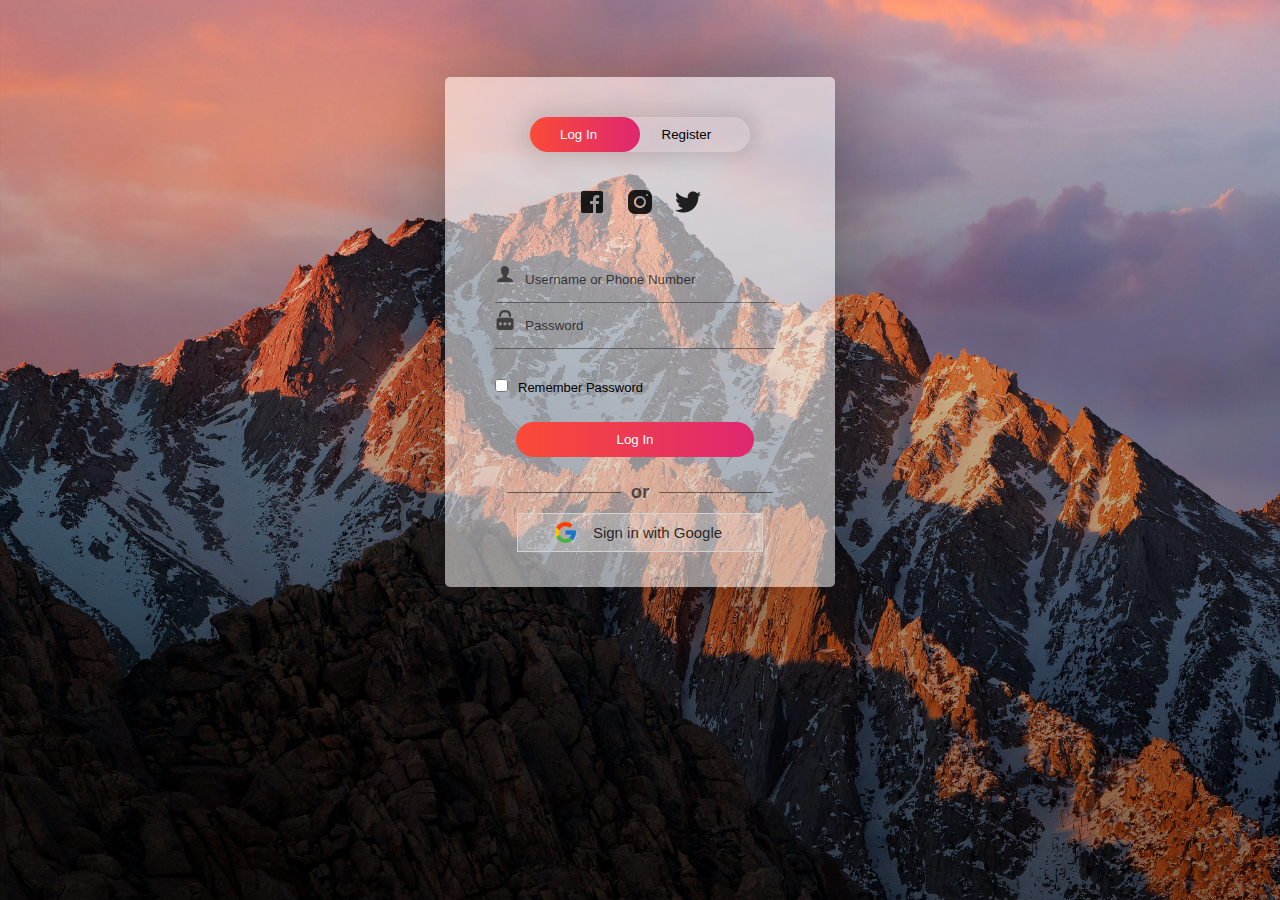
<file: login.html>
<!DOCTYPE html>
<html>
<head>
	<link rel="shortcut icon" type="png" href="images/icon/favicon.png">
	<title>Login SignUp</title>
	<link rel="stylesheet" type="text/css" href="loginStyle.css">
	<script src="https://ajax.googleapis.com/ajax/libs/jquery/3.4.1/jquery.min.js"></script>

  <!-- It will redirect to the Home Page after submitting the form -->
  <script>
  $(document).ready(function(){
    $("form").submit(function(){
      alert("Great Job !");
    });
  });
  </script>
</head>
<body>
		<div class="form-box">
			<div class="button-box">
				<div id="btn"></div>
				<button type="button" class="toggle-btn" id="log" onclick="login()" style="color: #fff;">Log In</button>
				<button type="button" class="toggle-btn" id="reg" onclick="register()">Register</button>
			</div>
			<div class="social-icons">
				<img src="images/icon/fb2.png">
				<img src="images/icon/insta2.png">
				<img src="images/icon/tt2.png">
			</div>
			
			<!-- Login Form -->
			<form id="login" class="input-group" action="index.html">
				<div class="inp">
					<img src="images/icon/user.png"><input type="text" id="email" class="input-field" placeholder="Username or Phone Number" style="width: 88%; border:none;" required="required">
				</div>
				<div class="inp">
					<img src="images/icon/password.png"><input type="password" id="password" class="input-field" placeholder="Password" style="width: 88%; border: none;" required="required">
				</div>
				<input type="checkbox" class="check-box">Remember Password
				<button type="submit" class="submit-btn">Log In</button>
			</form>


			<div class="other" id="other">
				<div class="instead">
					<h3>or</h3>
				</div>
				<button class="connect" onclick="google()">
					<img src="images/icon/google.png"><span>Sign in with Google</span>
				</button>
			</div>
			
			<!-- Registration Form -->
			<form id="register" class="input-group">
				<input type="text" class="input-field" placeholder="Full Name" required="required">
				<input type="email" class="input-field" placeholder="Email Address" required="required">
				<input type="password" class="input-field" placeholder="Create Password" name="psame" required="required">
				<input type="password" class="input-field" placeholder="Confirm Password" name="psame" required="required">
				<input type="checkbox" class="check-box" id="chkAgree" onclick="goFurther()">I agree to the Terms & Conditions
				<button type="submit" id="btnSubmit" class="submit-btn reg-btn">Register</button>
			</form>
		</div>
		<script type="text/javascript" src="script.js"></script>
</body>
</html>
</file>
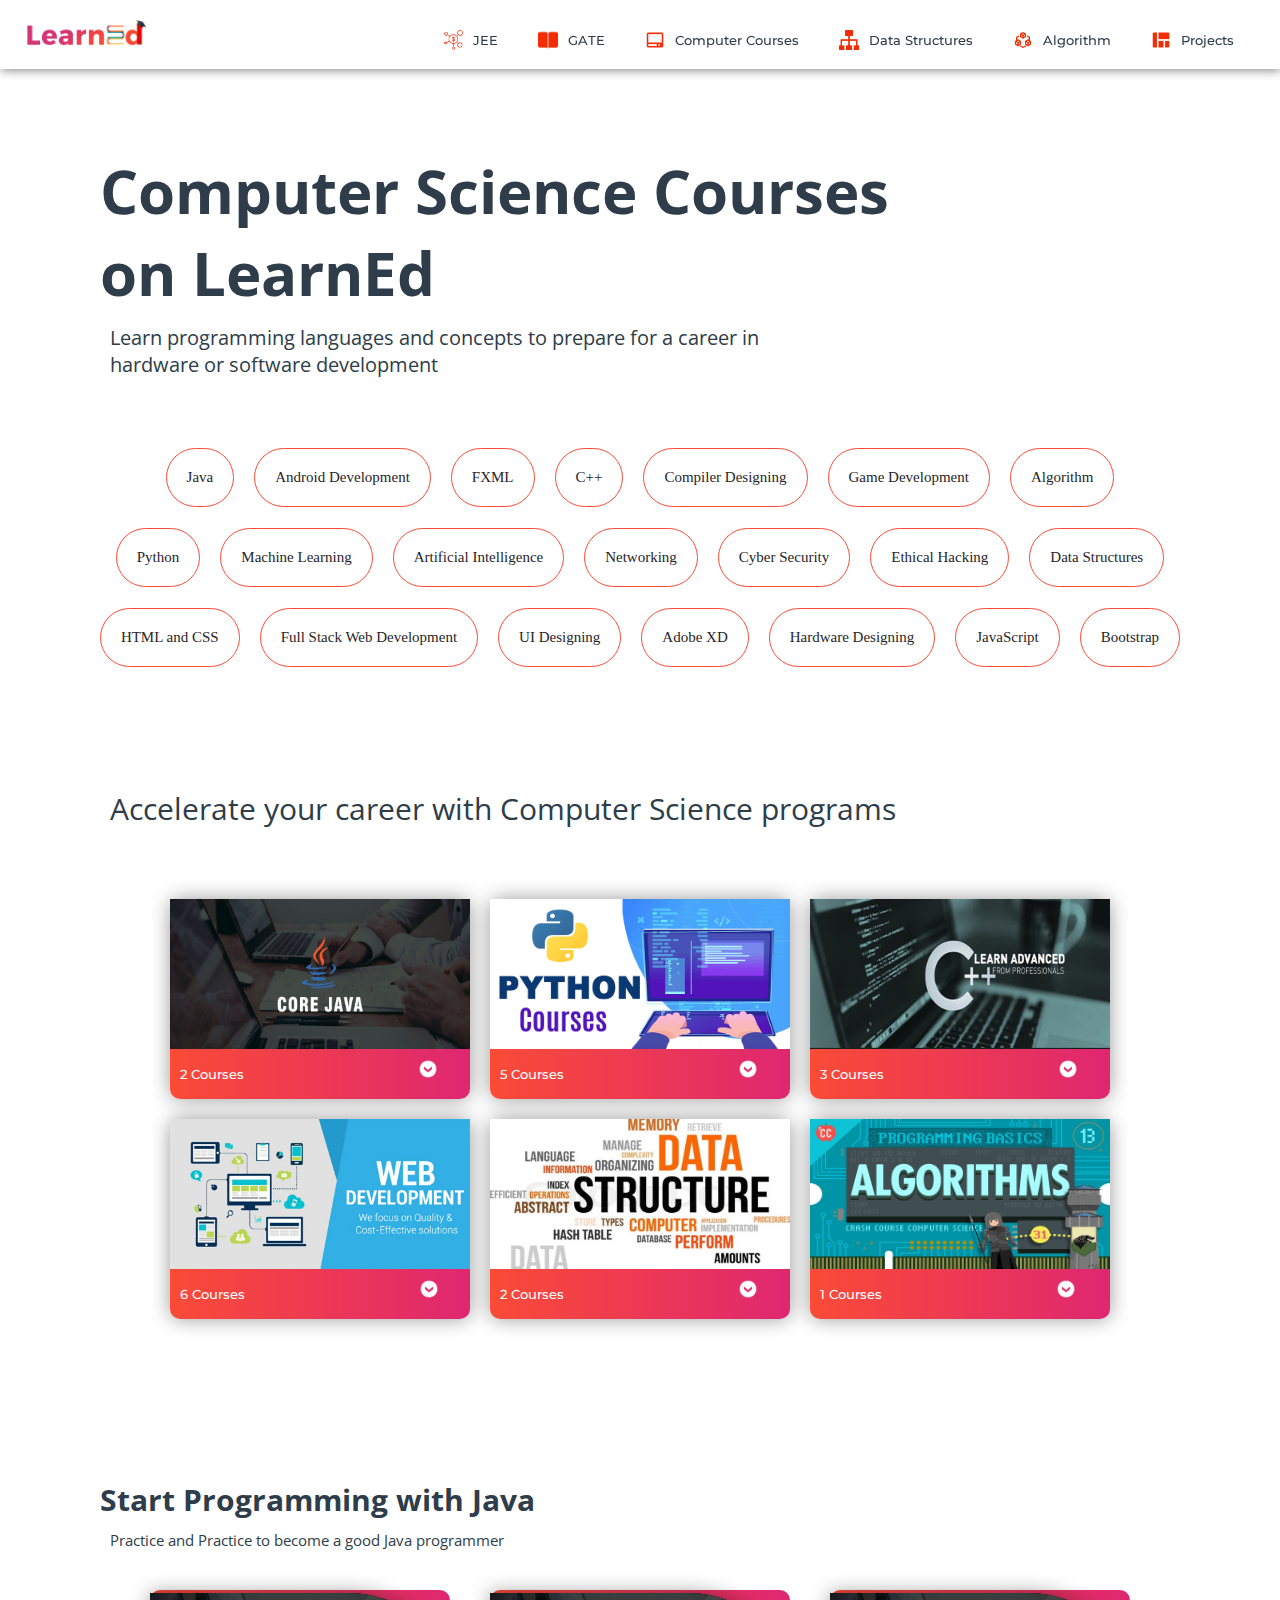
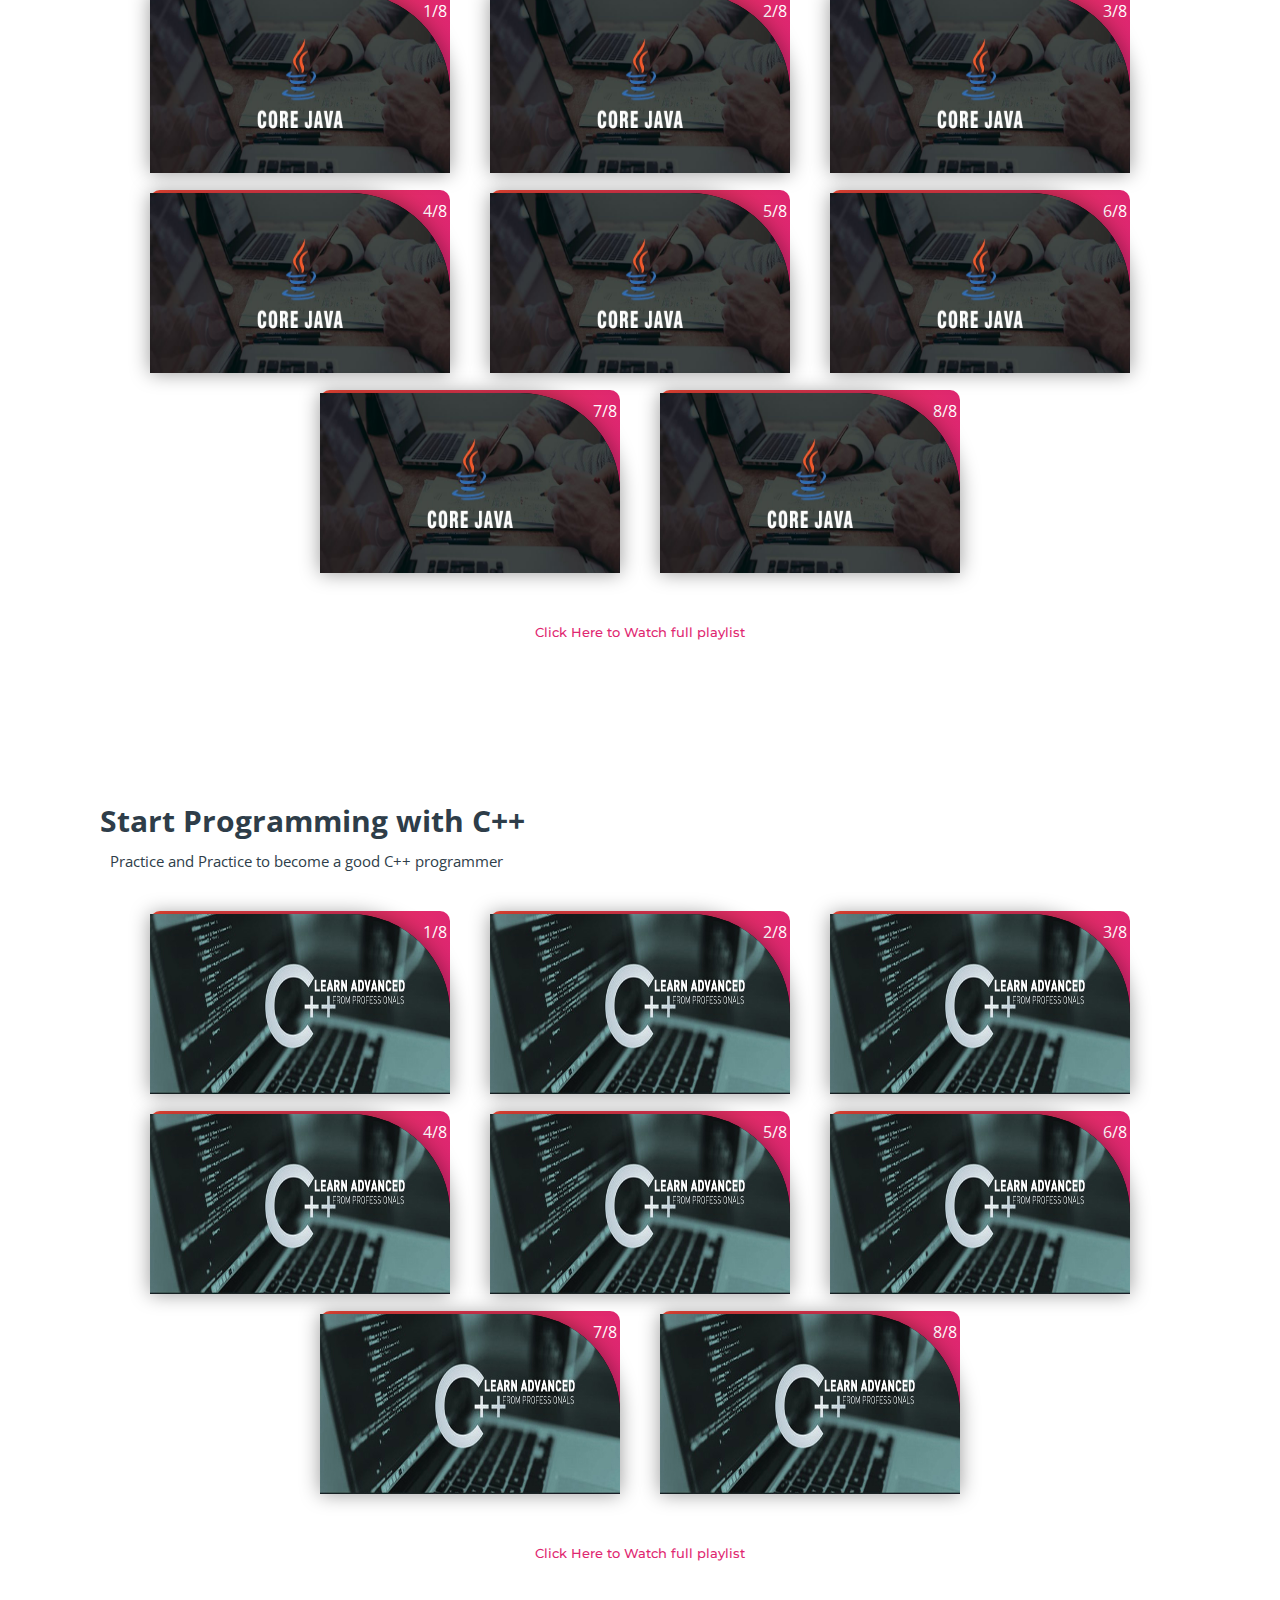
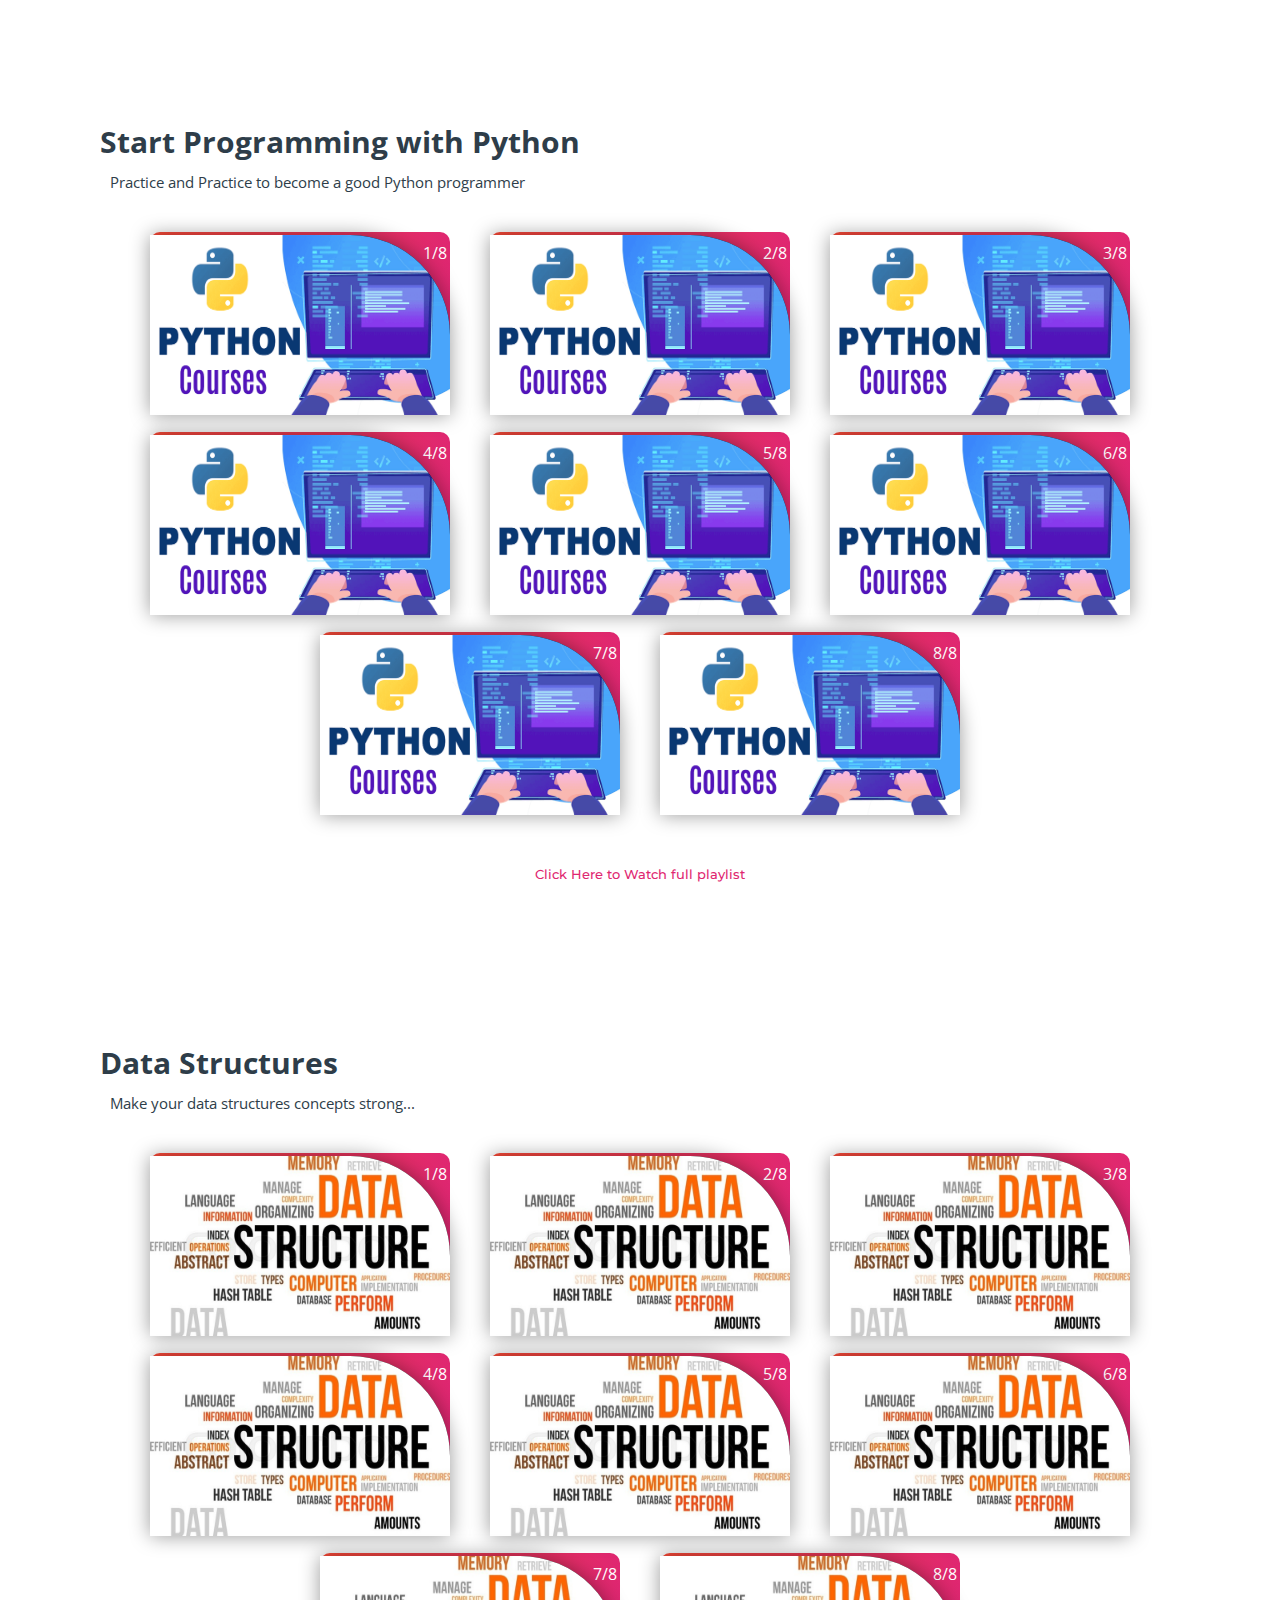
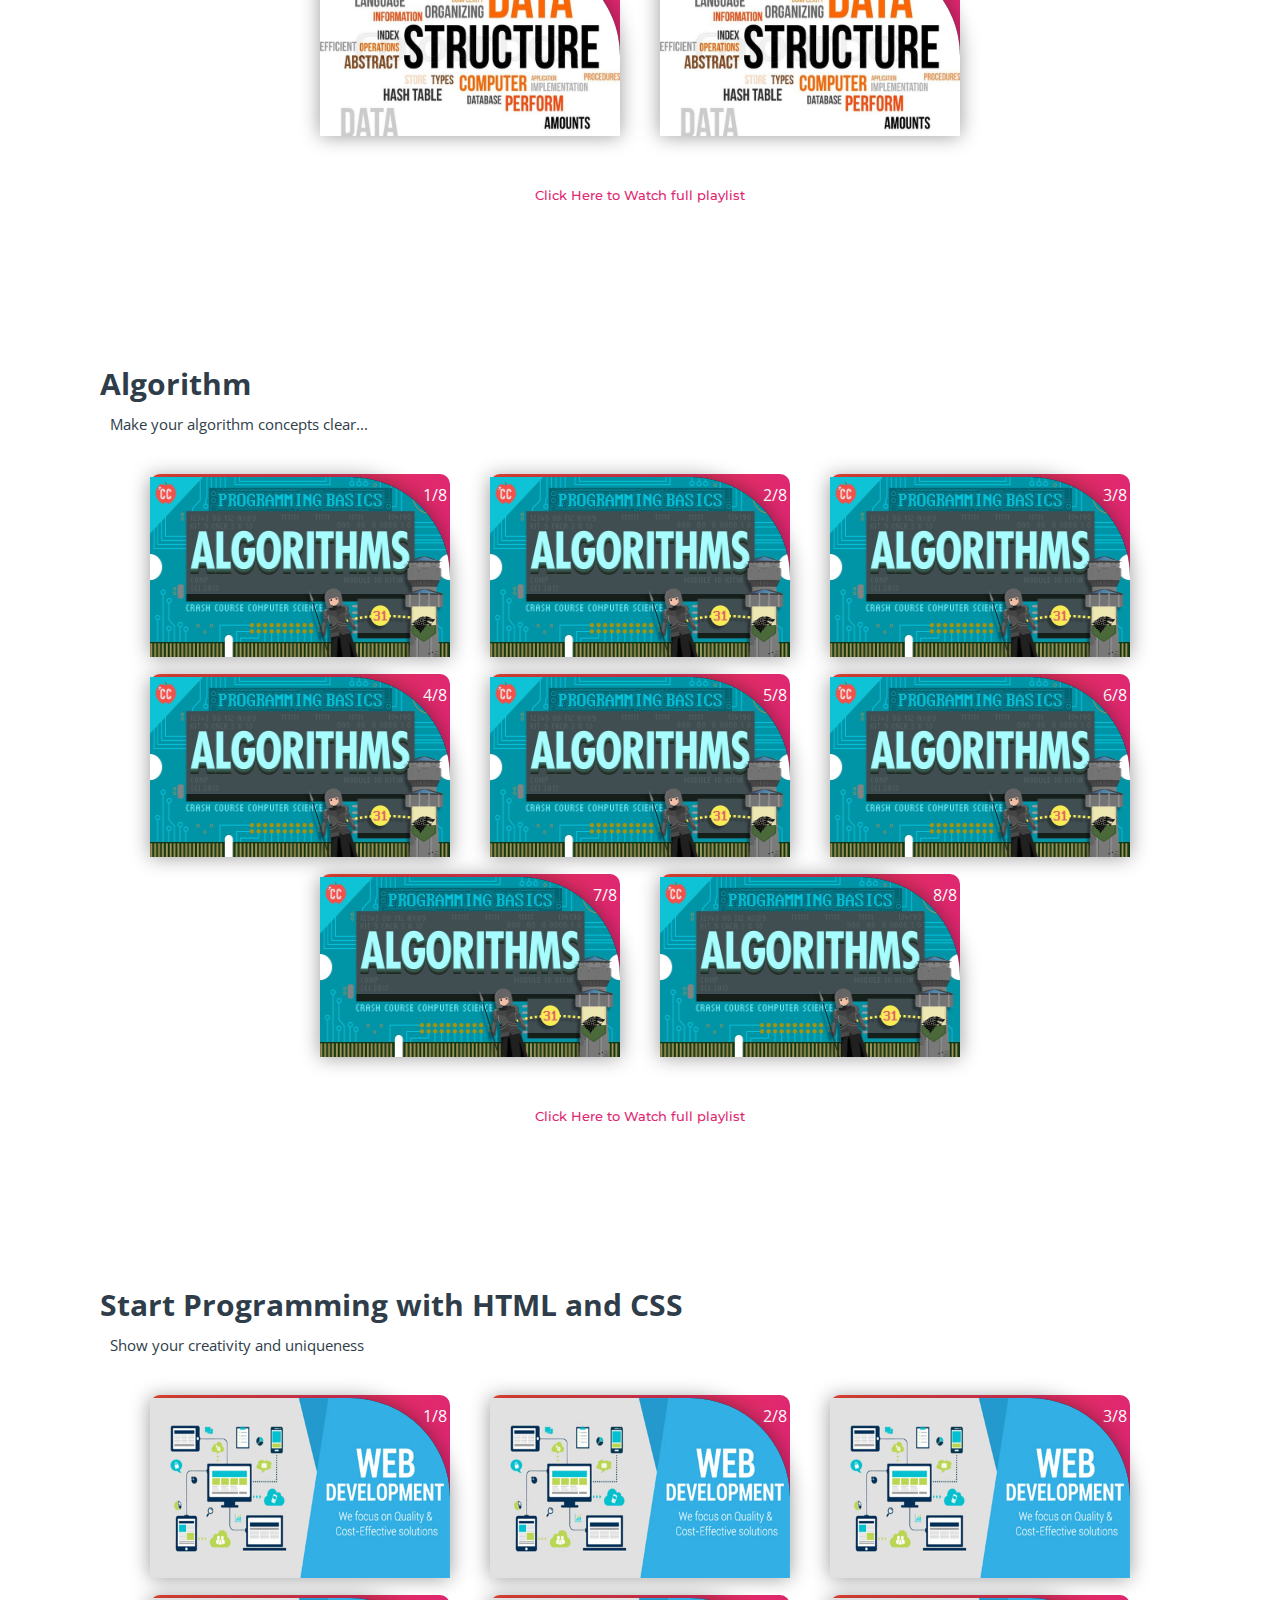
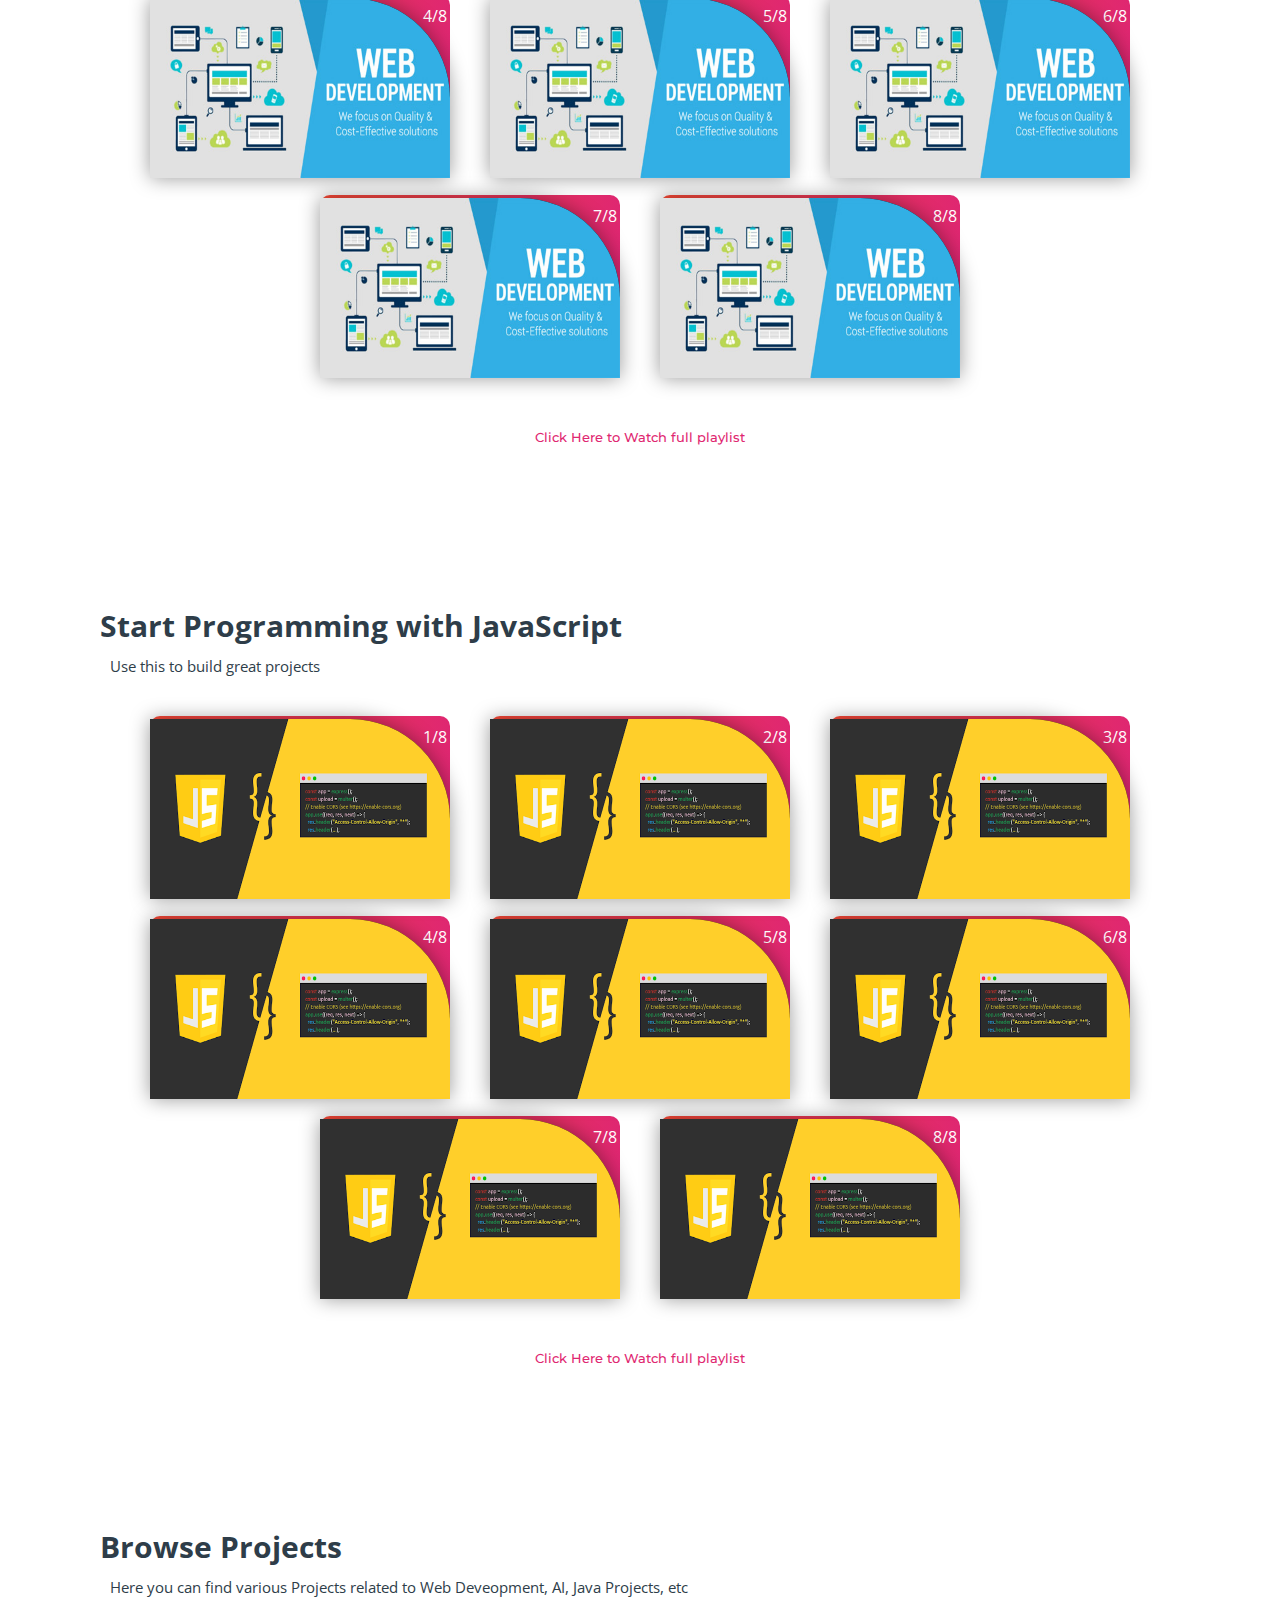
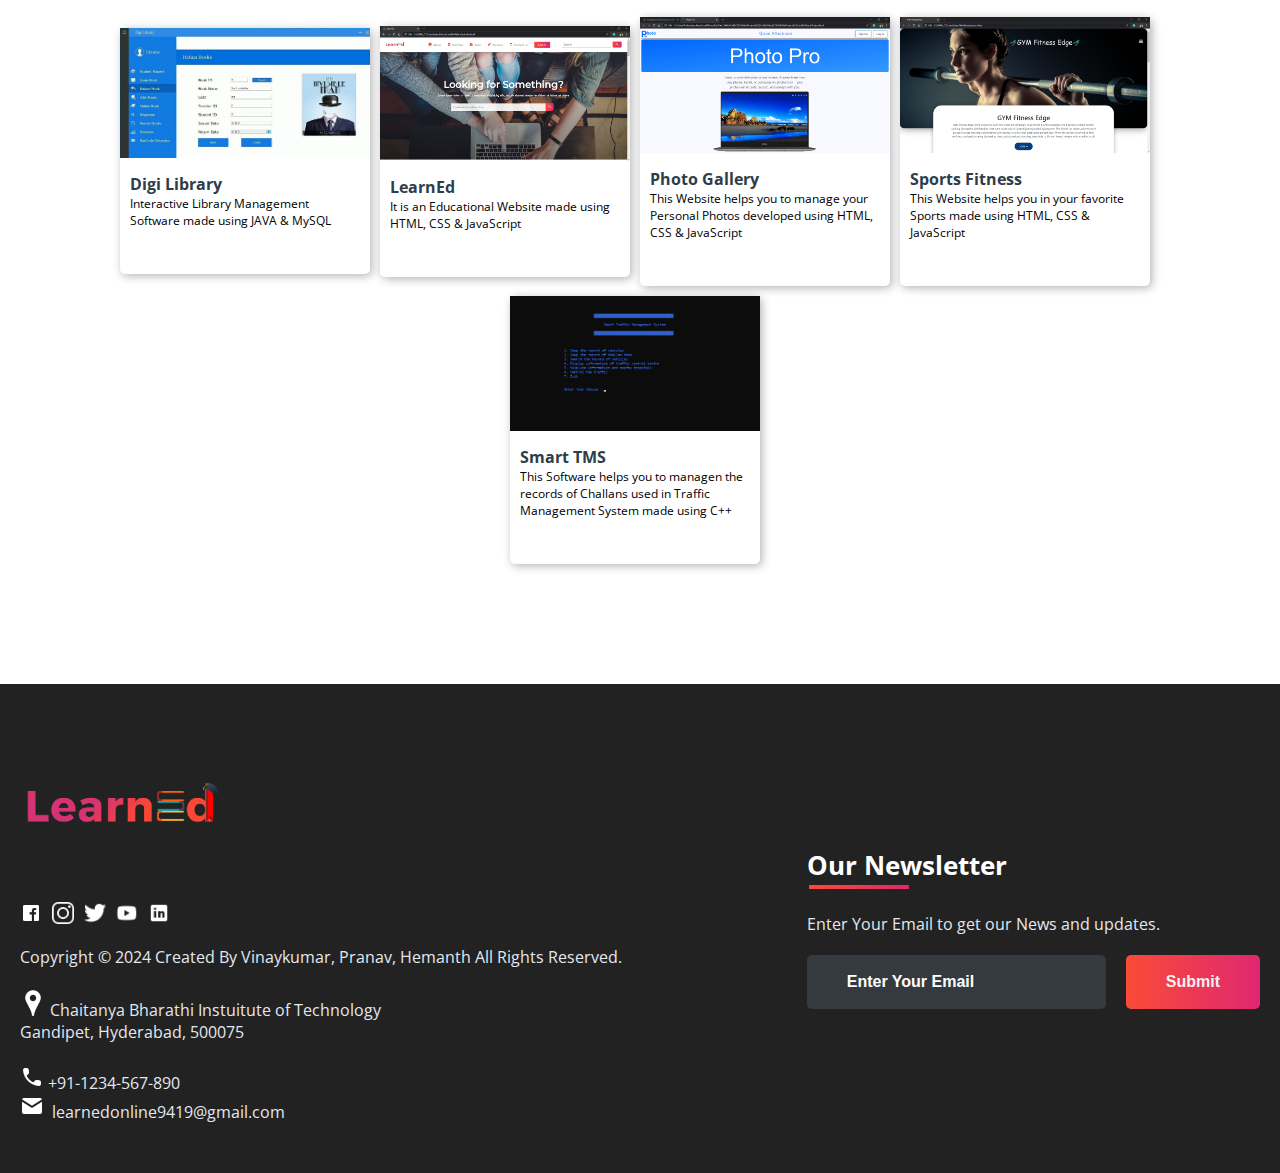
<file: subjects/computer_courses.html>
<!DOCTYPE html>
<html>
<head>
	<link rel="shortcut icon" type="png" href="../images/icon/favicon.png">
	<title>Computer Science Courses on LearnEd</title>
	<link rel="stylesheet" type="text/css" href="subjects.css">
	<script type="text/javascript" src="../script.js"></script>
</head>
<body>
	
<!-- NAVIGATION -->
	<header>
		<div class="nav" id="nav">
			<div id="learned-logo">
			<a href="../index.html"><img src="../images/icon/logo.png" style="width: 120px;"></a></div>
			<div class="switch-tab" id="switch-tab" onclick="switchTAB()"><img src="../images/icon/menu.png"></div>
			<ul id="list-switch">
				<li><a href="jee.html"><img src="../images/courses/d1.png" class="icon">JEE</a></li>
				<li><a href="gate.html"><img src="../images/courses/paper.png" class="icon">GATE</a></li>
				<li><a href="#"><img src="../images/courses/computer.png" class="icon">Computer Courses</a></li>
				<li><a href="#data"><img src="../images/courses/data.png" class="icon">Data Structures</a></li>
				<li><a href="#algo"><img src="../images/courses/algo.png" class="icon">Algorithm</a></li>
				<li><a href="#projects"><img src="../images/courses/projects.png" class="icon">Projects</a></li>
			</ul>
			<div class="search" id="search-switch">
				<input type="search" placeholder="Search" class="srch"><button id="srchbtn"><img src="../images/icon/search.png"></button>
			</div>
		</div>
	</header>
	

<!-- MAIN Heading of Page -->
	<div class="title">
		<span>Computer Science Courses<br>on LearnEd</span>
		<div class="shortdesc">
			<p>Learn programming languages and concepts to prepare for a career in<br>hardware or software development</p>
		</div>
	</div>


<!-- Some KeyWords related to Topic -->
	<div class="course">
		<div class="cbox">
		<div class="det"><a href="#java">Java</a></div>
		<div class="det"><a href="https://developer.android.com/">Android Development</a></div>
		<div class="det"><a href="https://docs.oracle.com/javafx/2/get_started/fxml_tutorial.htm">FXML</a></div>
		<div class="det"><a href="#c++">C++</a></div>
		<div class="det"><a href="https://www.geeksforgeeks.org/introduction-of-compiler-design/">Compiler Designing</a></div>
		<div class="det"><a href="https://www.coursera.org/specializations/game-design-and-development">Game Development</a></div>
		<div class="det"><a href="#algo">Algorithm</a></div>
		</div>
		<div class="cbox">
		<div class="det"><a href="#python">Python</a></div>
		<div class="det"><a href="https://www.coursera.org/learn/machine-learning">Machine Learning</a></div>
		<div class="det"><a href="https://en.wikipedia.org/wiki/Artificial_intelligence">Artificial Intelligence</a></div>
		<div class="det"><a href="https://en.wikipedia.org/wiki/Network">Networking</a></div>
		<div class="det"><a href="https://www.kaspersky.co.in/resource-center/definitions/what-is-cyber-security">Cyber Security</a></div>
		<div class="det"><a href="https://www.eccouncil.org/ethical-hacking/">Ethical Hacking</a></div>
		<div class="det"><a href="#data">Data Structures</a></div>
		</div>
		<div class="cbox">
		<div class="det"><a href="#html_css">HTML and CSS</a></div>
		<div class="det"><a href="https://www.udacity.com/course/full-stack-web-developer-nanodegree--nd0044">Full Stack Web Development</a></div>
		<div class="det"><a href="https://uxplanet.org/what-is-ui-vs-ux-design-and-the-difference-d9113f6612de?gi=6d9d13f4cc95">UI Designing</a></div>
		<div class="det"><a href="https://www.adobe.com/in/products/xd.html">Adobe XD</a></div>
		<div class="det"><a href="https://www.sciencedirect.com/topics/computer-science/hardware-design">Hardware Designing</a></div>
		<div class="det"><a href="#javascript">JavaScript</a></div>
		<div class="det"><a href="#html_css">Bootstrap</a></div>
		</div>
	</div>


<!-- Courses Available -->
	<div class="inbt">
		Accelerate your career with Computer Science programs
	</div>

	<div class="ccard">
	<center>
		<div class="ccardbox">
			<div class="dcard">
				<div class="fpart"><img src="../images/courses/java-course.jpg"></div>
				<a href="#java"><div class="spart">2 Courses <img src="../images/icon/dropdown.png"></div></a>
			</div>
			<div class="dcard">
				<div class="fpart"><img src="../images/courses/python-course.png"></div>
				<a href="#python"><div class="spart">5 Courses <img src="../images/icon/dropdown.png"></div></a>
			</div>
			<div class="dcard">
				<div class="fpart"><img src="../images/courses/c-course.jpg"></div>
				<a href="#c++"><div class="spart">3 Courses <img src="../images/icon/dropdown.png"></div></a>
			</div>
		</div>
		<div class="ccardbox">
			<div class="dcard">
				<div class="fpart"><img src="../images/courses/web-course.jpg"></div>
				<a href="#html_css"><div class="spart">6 Courses <img src="../images/icon/dropdown.png"></div></a>
			</div>
			<div class="dcard">
				<div class="fpart"><img src="../images/courses/data-course.jpg"></div>
				<a href="#data"><div class="spart">2 Courses <img src="../images/icon/dropdown.png"></div></a>
			</div>
			<div class="dcard">
				<div class="fpart"><img src="../images/courses/algo-course.jpg"></div>
				<a href="#algo"><div class="spart">1 Courses <img src="../images/icon/dropdown.png"></div></a>
			</div>
		</div>
	</center>
	</div>


<!-- Videos on JAVA Lectures -->
	<div class="title2" id="java">
		<span>Start Programming with Java</span>
		<div class="shortdesc2">
			<p>Practice and Practice to become a good Java programmer</p>
		</div>
	</div>
	
	<center>
		<div class="ccardbox2">
			<div class="dcard2"><span class="tag" >1/8</span>
				<div class="fpart2">
					<img src="../images/courses/java-course.jpg">
					<iframe src="https://www.youtube.com/embed/IsLyduxZ9sc" frameborder="0" allow="accelerometer; autoplay; encrypted-media; gyroscope; picture-in-picture" allowfullscreen></iframe>
				</div>
			</div>
			<div class="dcard2"><span class="tag" >2/8</span>
				<div class="fpart2">
					<img src="../images/courses/java-course.jpg">
					<iframe src="https://www.youtube.com/embed/U_vuESBFEpE" frameborder="0" allow="accelerometer; autoplay; encrypted-media; gyroscope; picture-in-picture" allowfullscreen></iframe>
				</div>
			</div>
			<div class="dcard2"><span class="tag" >3/8</span>
				<div class="fpart2">
					<img src="../images/courses/java-course.jpg">
					<iframe src="https://www.youtube.com/embed/7i8vbPA37y0" frameborder="0" allow="accelerometer; autoplay; encrypted-media; gyroscope; picture-in-picture" allowfullscreen></iframe>
				</div>
			</div>
			<div class="dcard2"><span class="tag" >4/8</span>
				<div class="fpart2">
					<img src="../images/courses/java-course.jpg">
					<iframe src="https://www.youtube.com/embed/FB47F-QIk3k" frameborder="0" allow="accelerometer; autoplay; encrypted-media; gyroscope; picture-in-picture" allowfullscreen></iframe>
				</div>
			</div>
			<div class="dcard2"><span class="tag" >5/8</span>
				<div class="fpart2">
					<img src="../images/courses/java-course.jpg">
					<iframe src="https://www.youtube.com/embed/8qyVcHJ1Et4" frameborder="0" allow="accelerometer; autoplay; encrypted-media; gyroscope; picture-in-picture" allowfullscreen></iframe>
				</div>
			</div>
			<div class="dcard2"><span class="tag" >6/8</span>
				<div class="fpart2">
					<img src="../images/courses/java-course.jpg">
					<iframe src="https://www.youtube.com/embed/N53Vf8HGd-0" frameborder="0" allow="accelerometer; autoplay; encrypted-media; gyroscope; picture-in-picture" allowfullscreen></iframe>
				</div>
			</div>
			<div class="dcard2"><span class="tag" >7/8</span>
				<div class="fpart2">
					<img src="../images/courses/java-course.jpg">
					<iframe src="https://www.youtube.com/embed/slz2Vc904Qg" frameborder="0" allow="accelerometer; autoplay; encrypted-media; gyroscope; picture-in-picture" allowfullscreen></iframe>
				</div>
			</div>
			<div class="dcard2"><span class="tag" >8/8</span>
				<div class="fpart2">
					<img src="../images/courses/java-course.jpg">
					<iframe src="https://www.youtube.com/embed/Q0NVRQP1Z5g" frameborder="0" allow="accelerometer; autoplay; encrypted-media; gyroscope; picture-in-picture" allowfullscreen></iframe>
				</div>
			</div>
		</div>
	</center>
	<br><br>
	<div class="click-me">
		<a href="https://www.youtube.com/watch?v=IsLyduxZ9sc&list=PLX9Zi6XTqOKQ7TdRz0QynGIKuMV9Q2H8E" target="_blank">Click Here to Watch full playlist</a>
	</div>

<!-- Videos on C++ Lectures -->

	<div class="title2" id="c++">
		<span>Start Programming with C++</span>
		<div class="shortdesc2">
			<p>Practice and Practice to become a good C++ programmer</p>
		</div>
	</div>
	<center>
		<div class="ccardbox2">
			<div class="dcard2"><span class="tag" >1/8</span>
				<div class="fpart2"><img src="../images/courses/c-course.jpg">
					<iframe src="https://www.youtube.com/embed/Iuo9PpGE04Y" frameborder="0" allow="accelerometer; autoplay; encrypted-media; gyroscope; picture-in-picture" allowfullscreen></iframe>
				</div>
			</div>
			<div class="dcard2"><span class="tag" >2/8</span>
				<div class="fpart2"><img src="../images/courses/c-course.jpg">
					<iframe src="https://www.youtube.com/embed/52dHKRD7cdg" frameborder="0" allow="accelerometer; autoplay; encrypted-media; gyroscope; picture-in-picture" allowfullscreen></iframe>
				</div>
			</div>
			<div class="dcard2"><span class="tag" >3/8</span>
				<div class="fpart2"><img src="../images/courses/c-course.jpg">
					<iframe src="https://www.youtube.com/embed/Iuo9PpGE04Y" frameborder="0" allow="accelerometer; autoplay; encrypted-media; gyroscope; picture-in-picture" allowfullscreen></iframe>
				</div>
			</div>
			<div class="dcard2"><span class="tag" >4/8</span>
				<div class="fpart2"><img src="../images/courses/c-course.jpg">
					<iframe src="https://www.youtube.com/embed/Iuo9PpGE04Y" frameborder="0" allow="accelerometer; autoplay; encrypted-media; gyroscope; picture-in-picture" allowfullscreen></iframe>
				</div>
			</div>
		
			<div class="dcard2"><span class="tag" >5/8</span>
				<div class="fpart2"><img src="../images/courses/c-course.jpg">
					<iframe src="https://www.youtube.com/embed/Iuo9PpGE04Y" frameborder="0" allow="accelerometer; autoplay; encrypted-media; gyroscope; picture-in-picture" allowfullscreen></iframe>
				</div>
			</div>
			<div class="dcard2"><span class="tag" >6/8</span>
				<div class="fpart2"><img src="../images/courses/c-course.jpg">
					<iframe src="https://www.youtube.com/embed/Iuo9PpGE04Y" frameborder="0" allow="accelerometer; autoplay; encrypted-media; gyroscope; picture-in-picture" allowfullscreen></iframe>
				</div>
			</div>
			<div class="dcard2"><span class="tag" >7/8</span>
				<div class="fpart2"><img src="../images/courses/c-course.jpg">
					<iframe src="https://www.youtube.com/embed/Iuo9PpGE04Y" frameborder="0" allow="accelerometer; autoplay; encrypted-media; gyroscope; picture-in-picture" allowfullscreen></iframe>
				</div>
			</div>
			<div class="dcard2"><span class="tag" >8/8</span>
				<div class="fpart2"><img src="../images/courses/c-course.jpg">
					<iframe src="https://www.youtube.com/embed/Iuo9PpGE04Y" frameborder="0" allow="accelerometer; autoplay; encrypted-media; gyroscope; picture-in-picture" allowfullscreen></iframe>
				</div>
			</div>
		</div>
	</center>
<br><br>
	<div class="click-me">
		<a href="https://www.youtube.com/watch?v=Iuo9PpGE04Y&feature=youtu.be" target="_blank">Click Here to Watch full playlist</a>
	</div>

<!-- Videos on PYTHON Lectures -->

	<div class="title2" id="python">
		<span>Start Programming with Python</span>
		<div class="shortdesc2">
			<p>Practice and Practice to become a good Python programmer</p>
		</div>
	</div>
	<center>
		<div class="ccardbox2">
			<div class="dcard2"><span class="tag" >1/8</span>
				<div class="fpart2"><img src="../images/courses/python-course.png">
					<iframe src="https://www.youtube.com/embed/QXeEoD0pB3E" frameborder="0" allow="accelerometer; autoplay; encrypted-media; gyroscope; picture-in-picture" allowfullscreen></iframe>
				</div>
			</div>
			<div class="dcard2"><span class="tag" >2/8</span>
				<div class="fpart2"><img src="../images/courses/python-course.png">
					<iframe src="https://www.youtube.com/embed/QXeEoD0pB3E" frameborder="0" allow="accelerometer; autoplay; encrypted-media; gyroscope; picture-in-picture" allowfullscreen></iframe>
				</div>
			</div>
			<div class="dcard2"><span class="tag" >3/8</span>
				<div class="fpart2"><img src="../images/courses/python-course.png">
					<iframe src="https://www.youtube.com/embed/QXeEoD0pB3E" frameborder="0" allow="accelerometer; autoplay; encrypted-media; gyroscope; picture-in-picture" allowfullscreen></iframe>
				</div>
			</div>
			<div class="dcard2"><span class="tag" >4/8</span>
				<div class="fpart2"><img src="../images/courses/python-course.png">
					<iframe src="https://www.youtube.com/embed/QXeEoD0pB3E" frameborder="0" allow="accelerometer; autoplay; encrypted-media; gyroscope; picture-in-picture" allowfullscreen></iframe>
				</div>
			</div>
		
			<div class="dcard2"><span class="tag" >5/8</span>
				<div class="fpart2"><img src="../images/courses/python-course.png">
					<iframe src="https://www.youtube.com/embed/QXeEoD0pB3E" frameborder="0" allow="accelerometer; autoplay; encrypted-media; gyroscope; picture-in-picture" allowfullscreen></iframe>
				</div>
			</div>
			<div class="dcard2"><span class="tag" >6/8</span>
				<div class="fpart2"><img src="../images/courses/python-course.png">
					<iframe src="https://www.youtube.com/embed/QXeEoD0pB3E" frameborder="0" allow="accelerometer; autoplay; encrypted-media; gyroscope; picture-in-picture" allowfullscreen></iframe>
				</div>
			</div>
			<div class="dcard2"><span class="tag" >7/8</span>
				<div class="fpart2"><img src="../images/courses/python-course.png">
					<iframe src="https://www.youtube.com/embed/QXeEoD0pB3E" frameborder="0" allow="accelerometer; autoplay; encrypted-media; gyroscope; picture-in-picture" allowfullscreen></iframe>
				</div>
			</div>
			<div class="dcard2"><span class="tag" >8/8</span>
				<div class="fpart2"><img src="../images/courses/python-course.png">
					<iframe src="https://www.youtube.com/embed/QXeEoD0pB3E" frameborder="0" allow="accelerometer; autoplay; encrypted-media; gyroscope; picture-in-picture" allowfullscreen></iframe>
				</div>
			</div>
		</div>
	</center>

<br><br>
	<div class="click-me">
		<a href="https://youtu.be/QXeEoD0pB3E" target="_blank">Click Here to Watch full playlist</a>
	</div>
<!-- Videos on DATA STRUCTURES Lectures -->

	<div class="title2" id="data">
		<span>Data Structures</span>
		<div class="shortdesc2">
			<p>Make your data structures concepts strong...</p>
		</div>
	</div>
	<center>
		<div class="ccardbox2">
			<div class="dcard2"><span class="tag" >1/8</span>
				<div class="fpart2"><img src="../images/courses/data-course.jpg">
					<iframe src="https://www.youtube.com/embed/Db9ZYbJONHc" frameborder="0" allow="accelerometer; autoplay; encrypted-media; gyroscope; picture-in-picture" allowfullscreen></iframe>
				</div>
			</div>
			<div class="dcard2"><span class="tag" >2/8</span>
				<div class="fpart2"><img src="../images/courses/data-course.jpg">
					<iframe src="https://www.youtube.com/embed/Db9ZYbJONHc" frameborder="0" allow="accelerometer; autoplay; encrypted-media; gyroscope; picture-in-picture" allowfullscreen></iframe>
				</div>
			</div>
			<div class="dcard2"><span class="tag" >3/8</span>
				<div class="fpart2"><img src="../images/courses/data-course.jpg">
					<iframe src="https://www.youtube.com/embed/Db9ZYbJONHc" frameborder="0" allow="accelerometer; autoplay; encrypted-media; gyroscope; picture-in-picture" allowfullscreen></iframe>
				</div>
			</div>
			<div class="dcard2"><span class="tag" >4/8</span>
				<div class="fpart2"><img src="../images/courses/data-course.jpg">
					<iframe src="https://www.youtube.com/embed/Db9ZYbJONHc" frameborder="0" allow="accelerometer; autoplay; encrypted-media; gyroscope; picture-in-picture" allowfullscreen></iframe>
				</div>
			</div>
		
			<div class="dcard2"><span class="tag" >5/8</span>
				<div class="fpart2"><img src="../images/courses/data-course.jpg">
					<iframe src="https://www.youtube.com/embed/Db9ZYbJONHc" frameborder="0" allow="accelerometer; autoplay; encrypted-media; gyroscope; picture-in-picture" allowfullscreen></iframe>
				</div>
			</div>
			<div class="dcard2"><span class="tag" >6/8</span>
				<div class="fpart2"><img src="../images/courses/data-course.jpg">
					<iframe src="https://www.youtube.com/embed/Db9ZYbJONHc" frameborder="0" allow="accelerometer; autoplay; encrypted-media; gyroscope; picture-in-picture" allowfullscreen></iframe>
				</div>
			</div>
			<div class="dcard2"><span class="tag" >7/8</span>
				<div class="fpart2"><img src="../images/courses/data-course.jpg">
					<iframe src="https://www.youtube.com/embed/Db9ZYbJONHc" frameborder="0" allow="accelerometer; autoplay; encrypted-media; gyroscope; picture-in-picture" allowfullscreen></iframe>
				</div>
			</div>
			<div class="dcard2"><span class="tag" >8/8</span>
				<div class="fpart2"><img src="../images/courses/data-course.jpg">
					<iframe src="https://www.youtube.com/embed/Db9ZYbJONHc" frameborder="0" allow="accelerometer; autoplay; encrypted-media; gyroscope; picture-in-picture" allowfullscreen></iframe>
				</div>
			</div>
		</div>
	</center>
<br><br>
	<div class="click-me">
		<a href="https://www.youtube.com/watch?v=Db9ZYbJONHc" target="_blank">Click Here to Watch full playlist</a>
	</div>

<!-- Videos on ALGORITHM Lectures -->

	<div class="title2" id="algo">
		<span>Algorithm</span>
		<div class="shortdesc2">
			<p>Make your algorithm concepts clear...</p>
		</div>
	</div>
	<center>
		<div class="ccardbox2">
			<div class="dcard2"><span class="tag" >1/8</span>
				<div class="fpart2"><img src="../images/courses/algo-course.jpg">
					<iframe src="https://www.youtube.com/embed/0IAPZzGSbME" frameborder="0" allow="accelerometer; autoplay; encrypted-media; gyroscope; picture-in-picture" allowfullscreen></iframe>
				</div>
			</div>
			<div class="dcard2"><span class="tag" >2/8</span>
				<div class="fpart2"><img src="../images/courses/algo-course.jpg">
					<iframe src="https://www.youtube.com/embed/0IAPZzGSbME" frameborder="0" allow="accelerometer; autoplay; encrypted-media; gyroscope; picture-in-picture" allowfullscreen></iframe>
				</div>
			</div>
			<div class="dcard2"><span class="tag" >3/8</span>
				<div class="fpart2"><img src="../images/courses/algo-course.jpg">
					<iframe src="https://www.youtube.com/embed/0IAPZzGSbME" frameborder="0" allow="accelerometer; autoplay; encrypted-media; gyroscope; picture-in-picture" allowfullscreen></iframe>
				</div>
			</div>
			<div class="dcard2"><span class="tag" >4/8</span>
				<div class="fpart2"><img src="../images/courses/algo-course.jpg">
					<iframe src="https://www.youtube.com/embed/0IAPZzGSbME" frameborder="0" allow="accelerometer; autoplay; encrypted-media; gyroscope; picture-in-picture" allowfullscreen></iframe>
				</div>
			</div>
		
			<div class="dcard2"><span class="tag" >5/8</span>
				<div class="fpart2"><img src="../images/courses/algo-course.jpg">
					<iframe src="https://www.youtube.com/embed/0IAPZzGSbME" frameborder="0" allow="accelerometer; autoplay; encrypted-media; gyroscope; picture-in-picture" allowfullscreen></iframe>
				</div>
			</div>
			<div class="dcard2"><span class="tag" >6/8</span>
				<div class="fpart2"><img src="../images/courses/algo-course.jpg">
					<iframe src="https://www.youtube.com/embed/0IAPZzGSbME" frameborder="0" allow="accelerometer; autoplay; encrypted-media; gyroscope; picture-in-picture" allowfullscreen></iframe>
				</div>
			</div>
			<div class="dcard2"><span class="tag" >7/8</span>
				<div class="fpart2"><img src="../images/courses/algo-course.jpg">
					<iframe src="https://www.youtube.com/embed/0IAPZzGSbME" frameborder="0" allow="accelerometer; autoplay; encrypted-media; gyroscope; picture-in-picture" allowfullscreen></iframe>
				</div>
			</div>
			<div class="dcard2"><span class="tag" >8/8</span>
				<div class="fpart2"><img src="../images/courses/algo-course.jpg">
					<iframe src="https://www.youtube.com/embed/0IAPZzGSbME" frameborder="0" allow="accelerometer; autoplay; encrypted-media; gyroscope; picture-in-picture" allowfullscreen></iframe>
				</div>
			</div>
		</div>
	</center>
<br><br>
	<div class="click-me">
		<a href="https://www.youtube.com/watch?v=0IAPZzGSbME" target="_blank">Click Here to Watch full playlist</a>
	</div>

<!-- Videos on HTML and CSS Lectures -->

	<div class="title2" id="html_css">
		<span>Start Programming with HTML and CSS</span>
		<div class="shortdesc2">
			<p>Show your creativity and uniqueness</p>
		</div>
	</div>
	<center>
		<div class="ccardbox2">
			<div class="dcard2"><span class="tag" >1/8</span>
				<div class="fpart2"><img src="../images/courses/web-course.jpg">
					<iframe src="https://www.youtube.com/embed/TKYsuU86-DQ" frameborder="0" allow="accelerometer; autoplay; encrypted-media; gyroscope; picture-in-picture" allowfullscreen></iframe>
				</div>
			</div>
			<div class="dcard2"><span class="tag" >2/8</span>
				<div class="fpart2"><img src="../images/courses/web-course.jpg">
					<iframe src="https://www.youtube.com/embed/TKYsuU86-DQ" frameborder="0" allow="accelerometer; autoplay; encrypted-media; gyroscope; picture-in-picture" allowfullscreen></iframe>
				</div>
			</div>
			<div class="dcard2"><span class="tag" >3/8</span>
				<div class="fpart2"><img src="../images/courses/web-course.jpg">
					<iframe src="https://www.youtube.com/embed/TKYsuU86-DQ" frameborder="0" allow="accelerometer; autoplay; encrypted-media; gyroscope; picture-in-picture" allowfullscreen></iframe>
				</div>
			</div>
			<div class="dcard2"><span class="tag" >4/8</span>
				<div class="fpart2"><img src="../images/courses/web-course.jpg">
					<iframe src="https://www.youtube.com/embed/TKYsuU86-DQ" frameborder="0" allow="accelerometer; autoplay; encrypted-media; gyroscope; picture-in-picture" allowfullscreen></iframe>
				</div>
			</div>
		
			<div class="dcard2"><span class="tag" >5/8</span>
				<div class="fpart2"><img src="../images/courses/web-course.jpg">
					<iframe src="https://www.youtube.com/embed/TKYsuU86-DQ" frameborder="0" allow="accelerometer; autoplay; encrypted-media; gyroscope; picture-in-picture" allowfullscreen></iframe>
				</div>
			</div>
			<div class="dcard2"><span class="tag" >6/8</span>
				<div class="fpart2"><img src="../images/courses/web-course.jpg">
					<iframe src="https://www.youtube.com/embed/TKYsuU86-DQ" frameborder="0" allow="accelerometer; autoplay; encrypted-media; gyroscope; picture-in-picture" allowfullscreen></iframe>
				</div>
			</div>
			<div class="dcard2"><span class="tag" >7/8</span>
				<div class="fpart2"><img src="../images/courses/web-course.jpg">
					<iframe src="https://www.youtube.com/embed/TKYsuU86-DQ" frameborder="0" allow="accelerometer; autoplay; encrypted-media; gyroscope; picture-in-picture" allowfullscreen></iframe>
				</div>
			</div>
			<div class="dcard2"><span class="tag" >8/8</span>
				<div class="fpart2"><img src="../images/courses/web-course.jpg">
					<iframe src="https://www.youtube.com/embed/TKYsuU86-DQ" frameborder="0" allow="accelerometer; autoplay; encrypted-media; gyroscope; picture-in-picture" allowfullscreen></iframe>
				</div>
			</div>
		</div>
	</center>

<br><br>
	<div class="click-me">
		<a href="https://www.youtube.com/watch?v=TKYsuU86-DQ" target="_blank">Click Here to Watch full playlist</a>
	</div>
<!-- Videos on JAVASCRIPT Lectures -->

	<div class="title2" id="javascript">
		<span>Start Programming with JavaScript</span>
		<div class="shortdesc2">
			<p>Use this to build great projects</p>
		</div>
	</div>
	<center>
		<div class="ccardbox2">
			<div class="dcard2"><span class="tag" >1/8</span>
				<div class="fpart2"><img src="../images/courses/javascript-course.jpg">
					<iframe src="https://www.youtube.com/embed/uDwSnnhl1Ng" frameborder="0" allow="accelerometer; autoplay; encrypted-media; gyroscope; picture-in-picture" allowfullscreen></iframe>
				</div>
			</div>
			<div class="dcard2"><span class="tag" >2/8</span>
				<div class="fpart2"><img src="../images/courses/javascript-course.jpg">
					<iframe src="https://www.youtube.com/embed/uDwSnnhl1Ng" frameborder="0" allow="accelerometer; autoplay; encrypted-media; gyroscope; picture-in-picture" allowfullscreen></iframe>
				</div>
			</div>
			<div class="dcard2"><span class="tag" >3/8</span>
				<div class="fpart2"><img src="../images/courses/javascript-course.jpg">
					<iframe src="https://www.youtube.com/embed/uDwSnnhl1Ng" frameborder="0" allow="accelerometer; autoplay; encrypted-media; gyroscope; picture-in-picture" allowfullscreen></iframe>
				</div>
			</div>
			<div class="dcard2"><span class="tag" >4/8</span>
				<div class="fpart2"><img src="../images/courses/javascript-course.jpg">
					<iframe src="https://www.youtube.com/embed/uDwSnnhl1Ng" frameborder="0" allow="accelerometer; autoplay; encrypted-media; gyroscope; picture-in-picture" allowfullscreen></iframe>
				</div>
			</div>
		
			<div class="dcard2"><span class="tag" >5/8</span>
				<div class="fpart2"><img src="../images/courses/javascript-course.jpg">
					<iframe src="https://www.youtube.com/embed/uDwSnnhl1Ng" frameborder="0" allow="accelerometer; autoplay; encrypted-media; gyroscope; picture-in-picture" allowfullscreen></iframe>
				</div>
			</div>
			<div class="dcard2"><span class="tag" >6/8</span>
				<div class="fpart2"><img src="../images/courses/javascript-course.jpg">
					<iframe src="https://www.youtube.com/embed/uDwSnnhl1Ng" frameborder="0" allow="accelerometer; autoplay; encrypted-media; gyroscope; picture-in-picture" allowfullscreen></iframe>
				</div>
			</div>
			<div class="dcard2"><span class="tag" >7/8</span>
				<div class="fpart2"><img src="../images/courses/javascript-course.jpg">
					<iframe src="https://www.youtube.com/embed/uDwSnnhl1Ng" frameborder="0" allow="accelerometer; autoplay; encrypted-media; gyroscope; picture-in-picture" allowfullscreen></iframe>
				</div>
			</div>
			<div class="dcard2"><span class="tag" >8/8</span>
				<div class="fpart2"><img src="../images/courses/javascript-course.jpg">
					<iframe src="https://www.youtube.com/embed/uDwSnnhl1Ng" frameborder="0" allow="accelerometer; autoplay; encrypted-media; gyroscope; picture-in-picture" allowfullscreen></iframe>
				</div>
			</div>
		</div>
	</center>
<br><br>
	<div class="click-me">
		<a href="https://www.youtube.com/watch?v=uDwSnnhl1Ng" target="_blank">Click Here to Watch full playlist</a>
	</div>

<!-- PROJECTS -->
	<div class="title2" id="projects">
		<span>Browse Projects</span>
		<div class="shortdesc2">
			<p>Here you can find various Projects related to Web Deveopment, AI, Java Projects, etc</p>
		</div>
	</div>
	<div class="project-panel">
		<div class="project-card">
			<img src="../images/projects/p1.jpg">
			<div class="info">
				<h4>Digi Library</h4><p>Interactive Library Management Software made using JAVA & MySQL</p>
				<div class="download"><a href="https://github.com/roshan9419" target="_blank">Download</a></div>	
			</div>
		</div>
		<div class="project-card">
			<img src="../images/projects/p2.jpg">
			<div class="info">
				<h4>LearnEd</h4><p>It is an Educational Website made using HTML, CSS & JavaScript</p>
				<div class="download"><a href="https://github.com/roshan9419" target="_blank">Download</a></div>
			</div>
		</div>
		<div class="project-card">
			<img src="../images/projects/p3.jpg">
			<div class="info">
				<h4>Photo Gallery</h4><p>This Website helps you to manage your Personal Photos developed using HTML, CSS & JavaScript</p>
				<div class="download"><a href="https://github.com/roshan9419" target="_blank">Download</a></div>
			</div>
		</div>
		<div class="project-card">
			<img src="../images/projects/p4.jpg">
			<div class="info">
				<h4>Sports Fitness</h4><p>This Website helps you in your favorite Sports made using HTML, CSS & JavaScript</p>
				<div class="download"><a href="https://github.com/roshan9419" target="_blank">Download</a></div>
			</div>
		</div>
		<div class="project-card">
			<img src="../images/projects/p5.jpg">
			<div class="info">
				<h4>Smart TMS</h4><p>This Software helps you to managen the records of Challans used in Traffic Management System made using C++</p>
				<div class="download"><a href="https://github.com/roshan9419/smart_traffic" target="_blank">Download</a></div>
			</div>
		</div>

	</div>

<br><br><br><br><br>

<!-- FOOTER -->
<footer>
	<div class="footer-container">
		<div class="left-col">
			<img src="../images/icon/logo - Copy.png" style="width: 200px;">
			<div class="logo"></div>
			<div class="social-media">
				<a href="#"><img src="../images/icon\fb.png"></a>
				<a href="#"><img src="../images/icon\insta.png"></a>
				<a href="#"><img src="../images/icon\tt.png"></a>
				<a href="#"><img src="../images/icon\ytube.png"></a>
				<a href="#"><img src="../images/icon\linkedin.png"></a>
			</div><br><br>
			<p class="rights-text">Copyright © 2024 Created By Vinaykumar, Pranav, Hemanth All Rights Reserved.</p>
			<br><p><img src="../images/icon/location.png"> Chaitanya Bharathi Instuitute of Technology<br>Gandipet, Hyderabad, 500075</p><br>
			<p><img src="../images/icon/phone.png"> +91-1234-567-890<br><img src="../images/icon/mail.png">&nbsp; learnedonline9419@gmail.com</p>
		</div>
		<div class="right-col">
			<h1 style="color: #fff">Our Newsletter</h1>
			<div class="border"></div><br>
			<p>Enter Your Email to get our News and updates.</p>
			<form class="newsletter-form">
				<input class="txtb" type="email" placeholder="Enter Your Email">
				<input class="btn" type="submit" value="Submit">
			</form>
		</div>
	</div>
</footer>

</body>
</html>
</file>
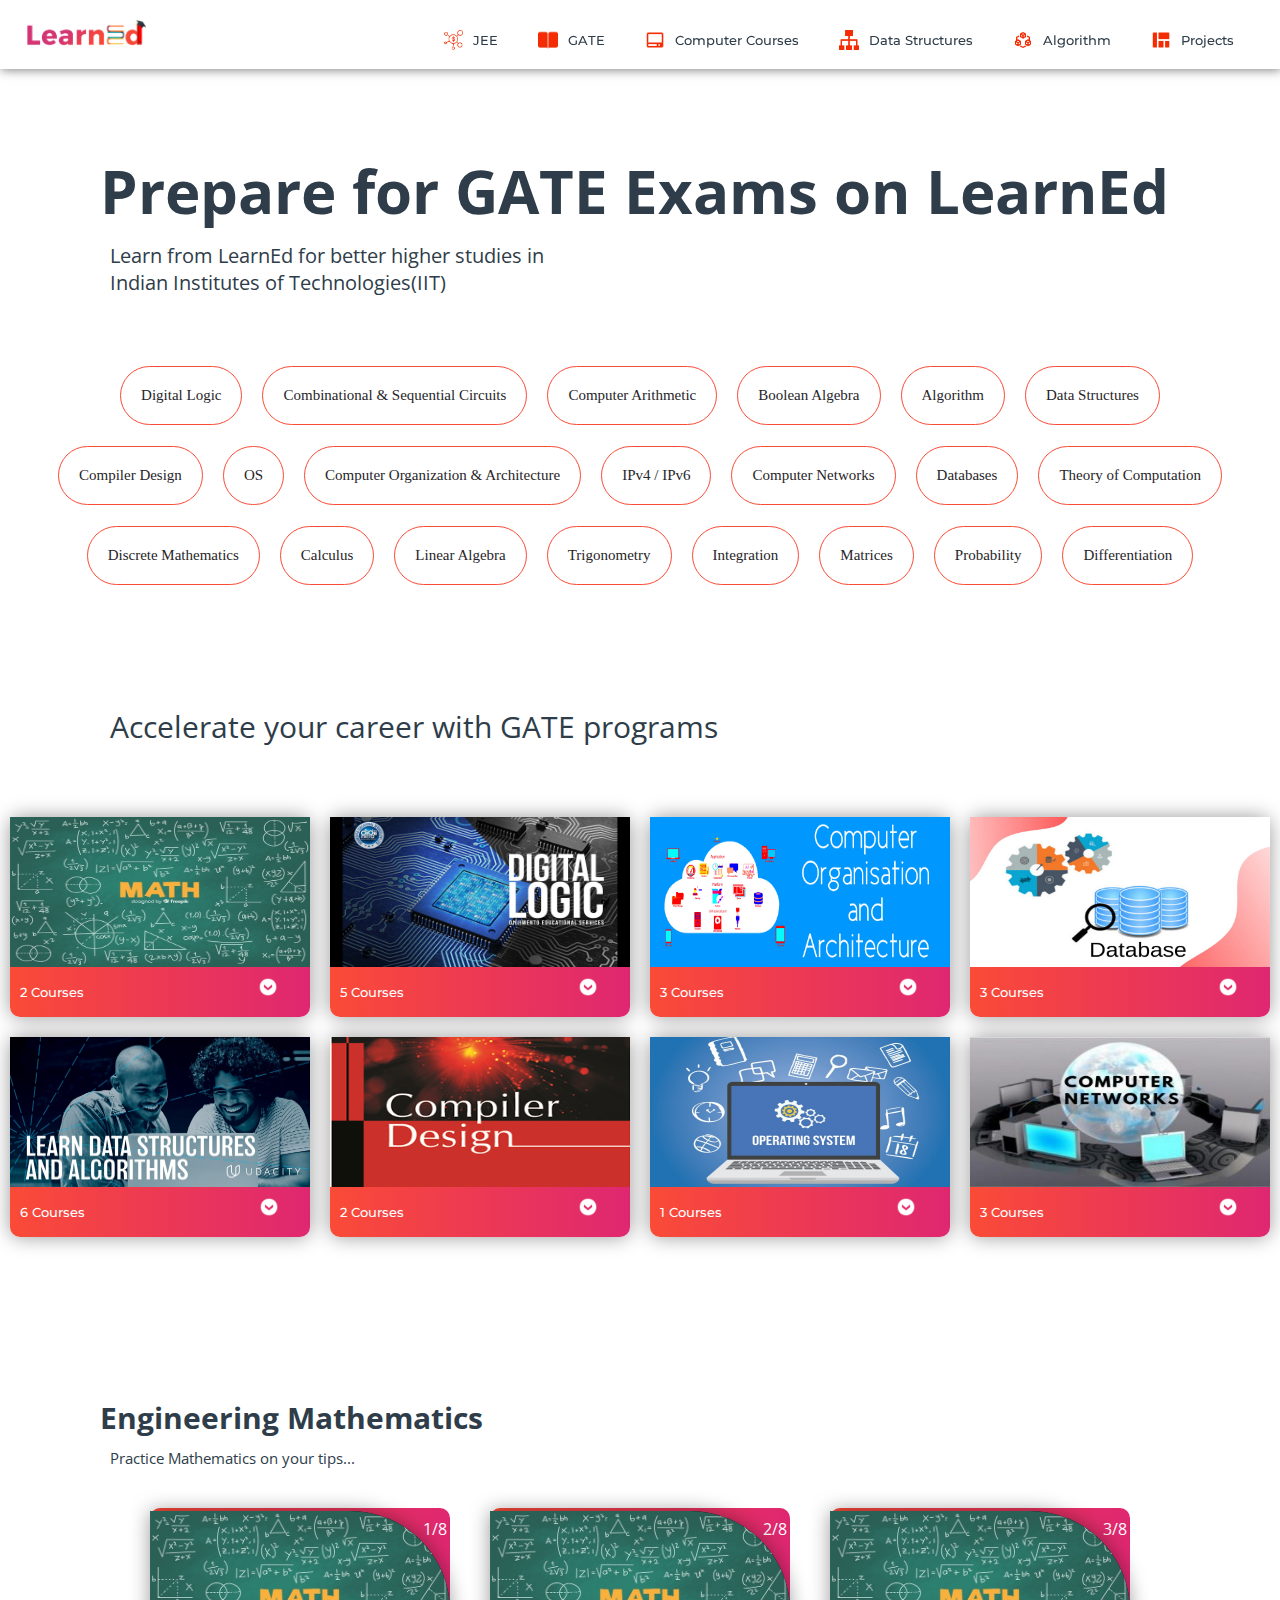
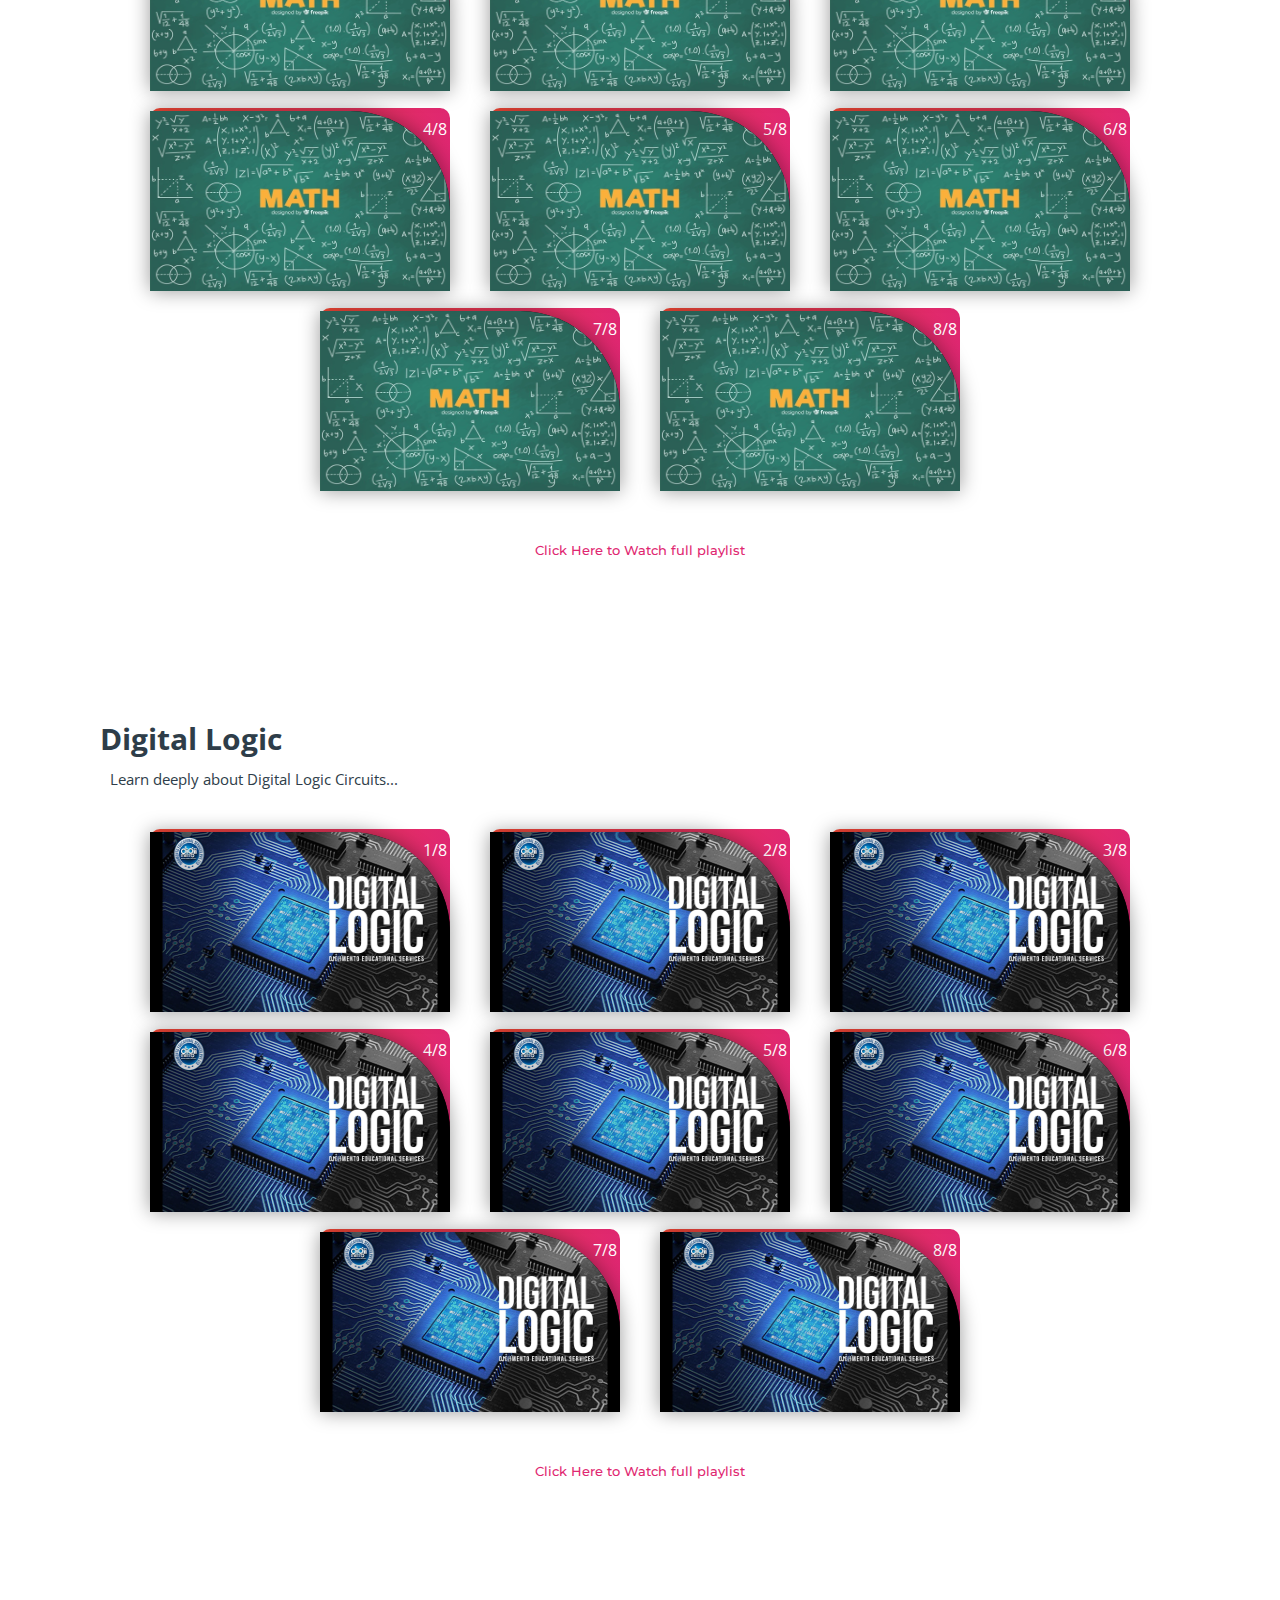
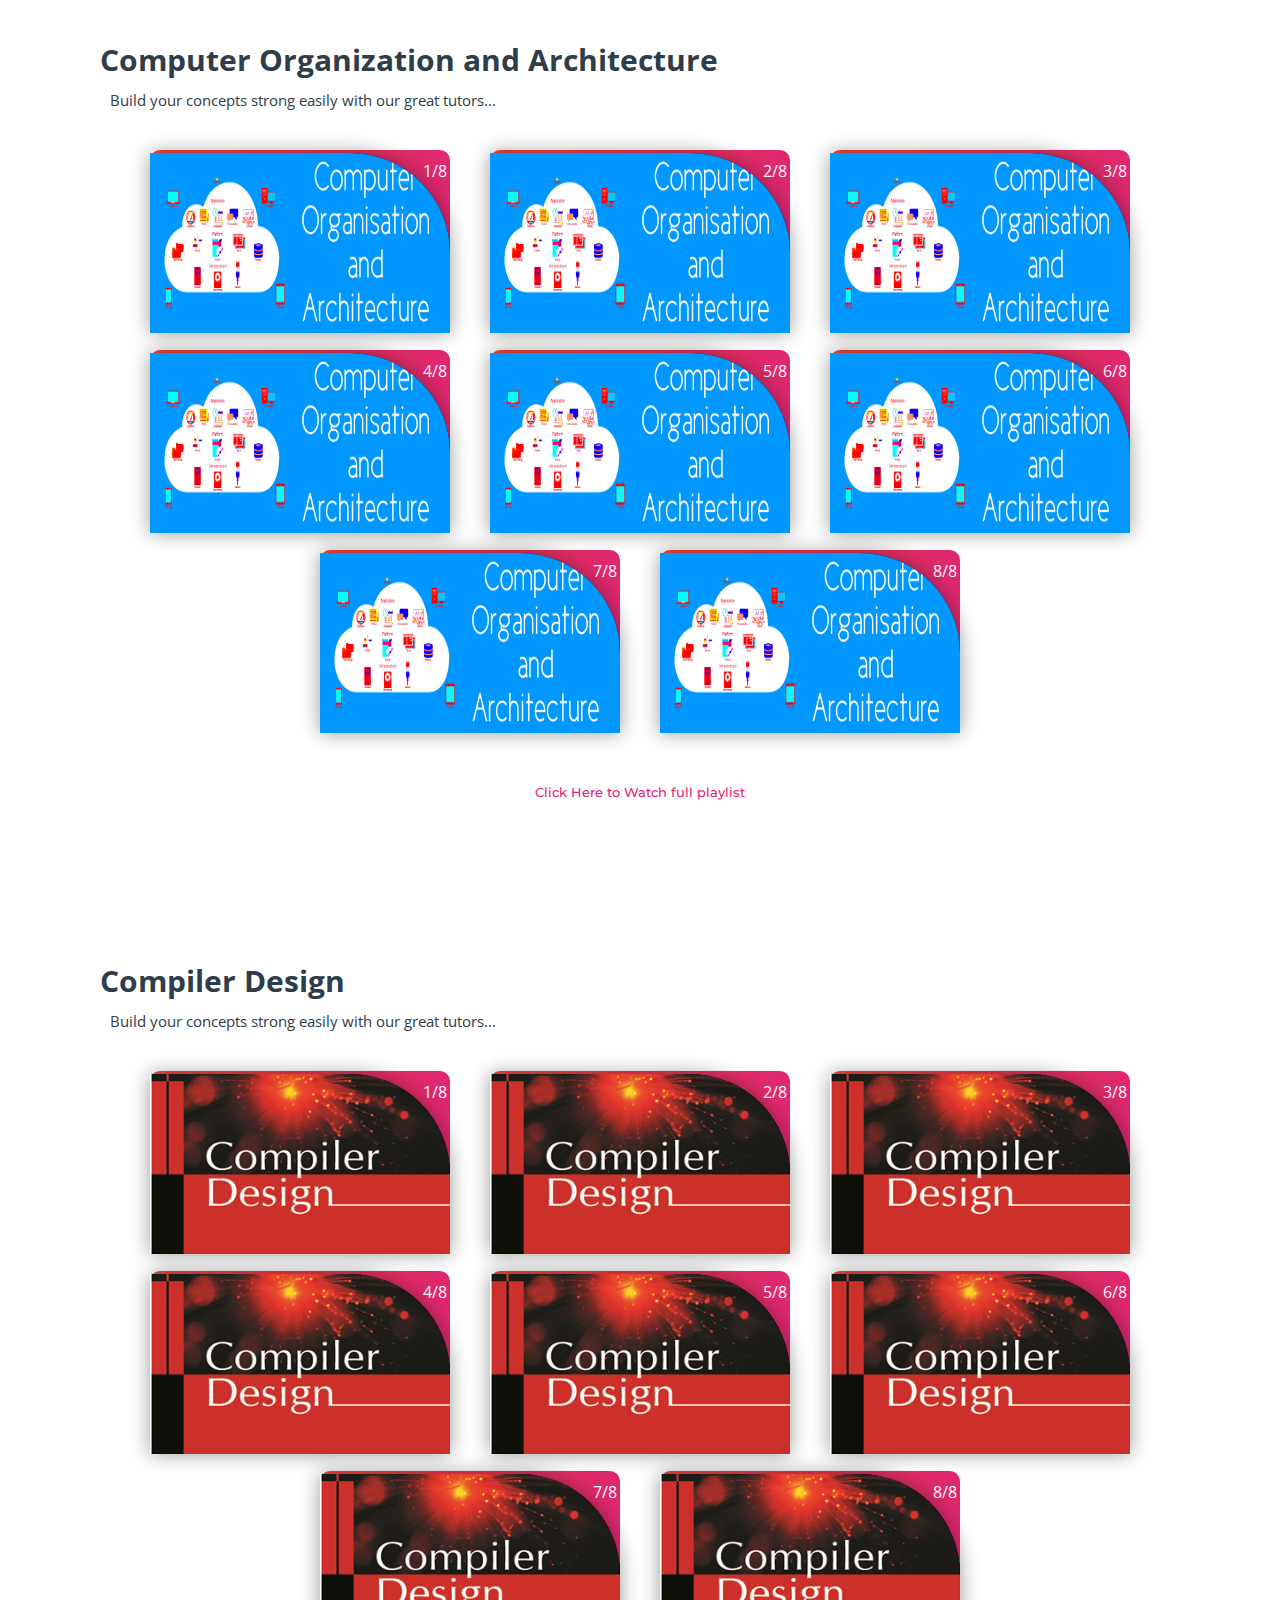
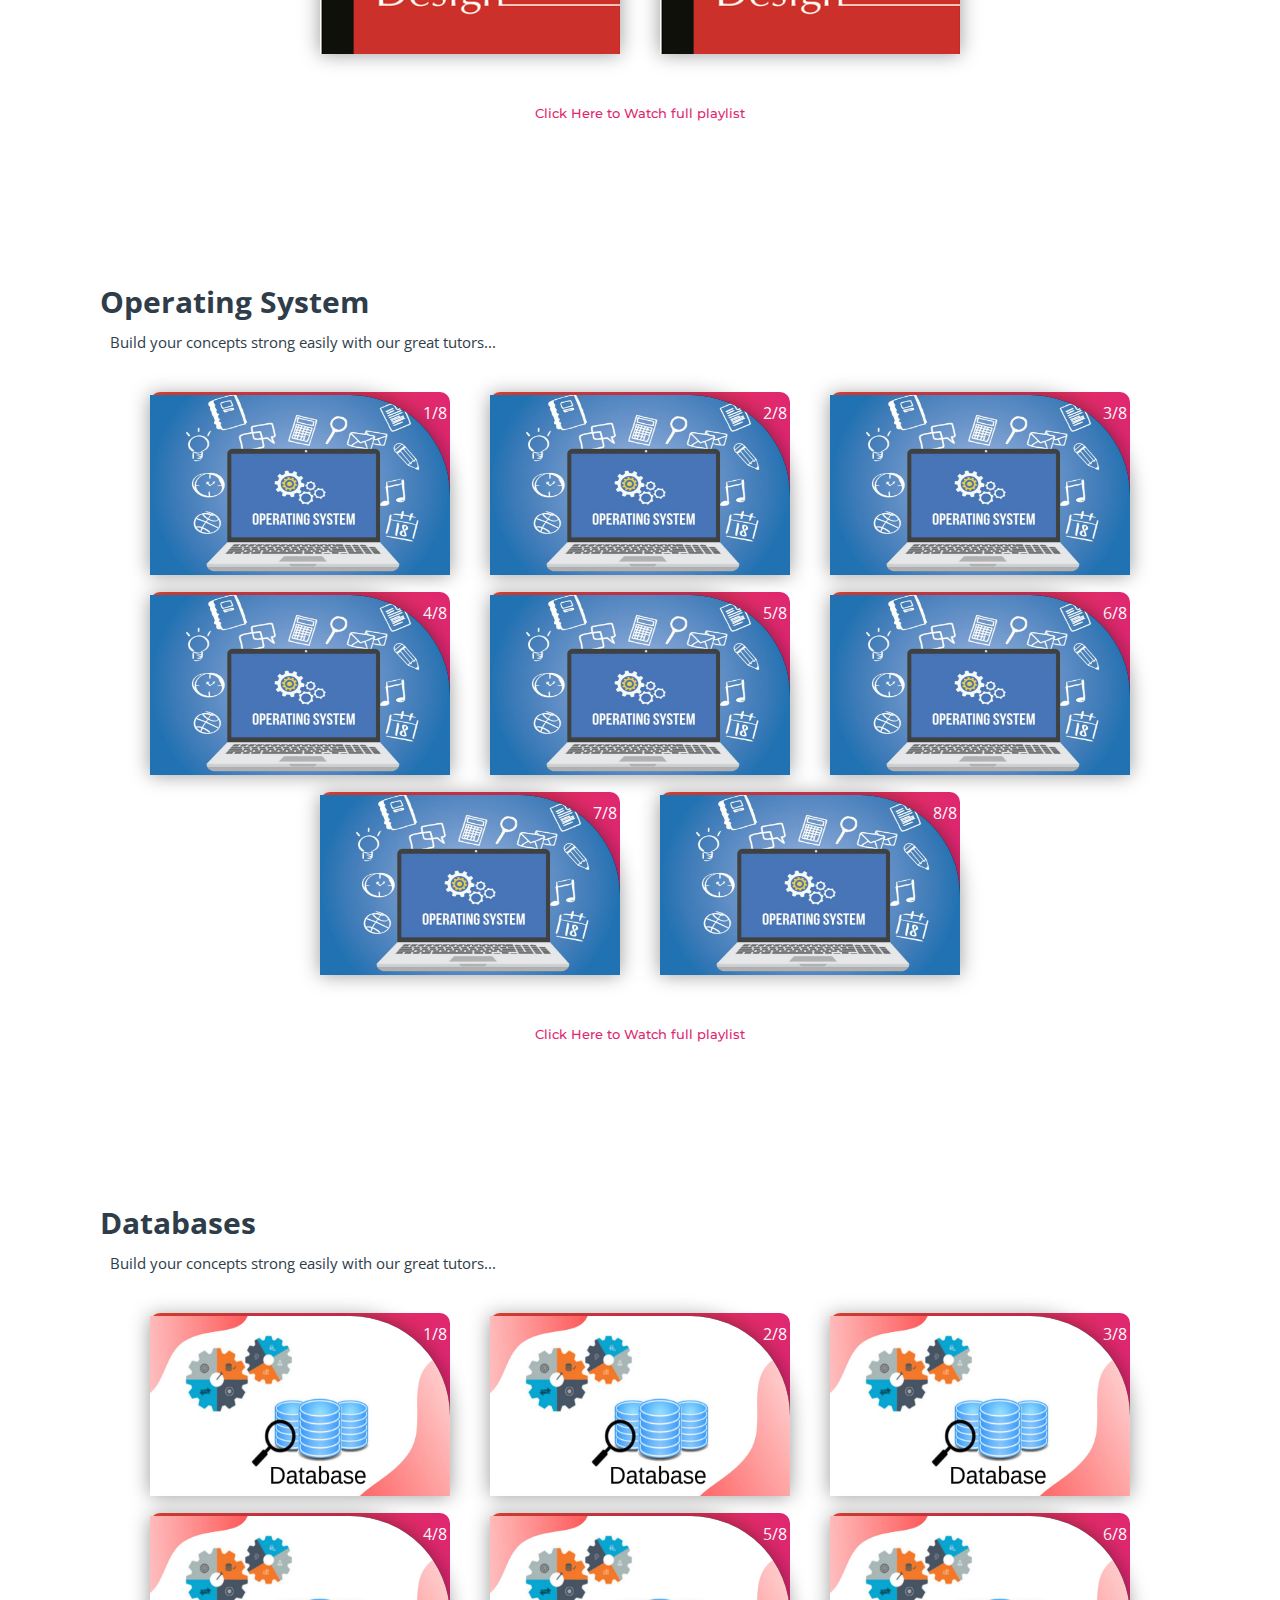
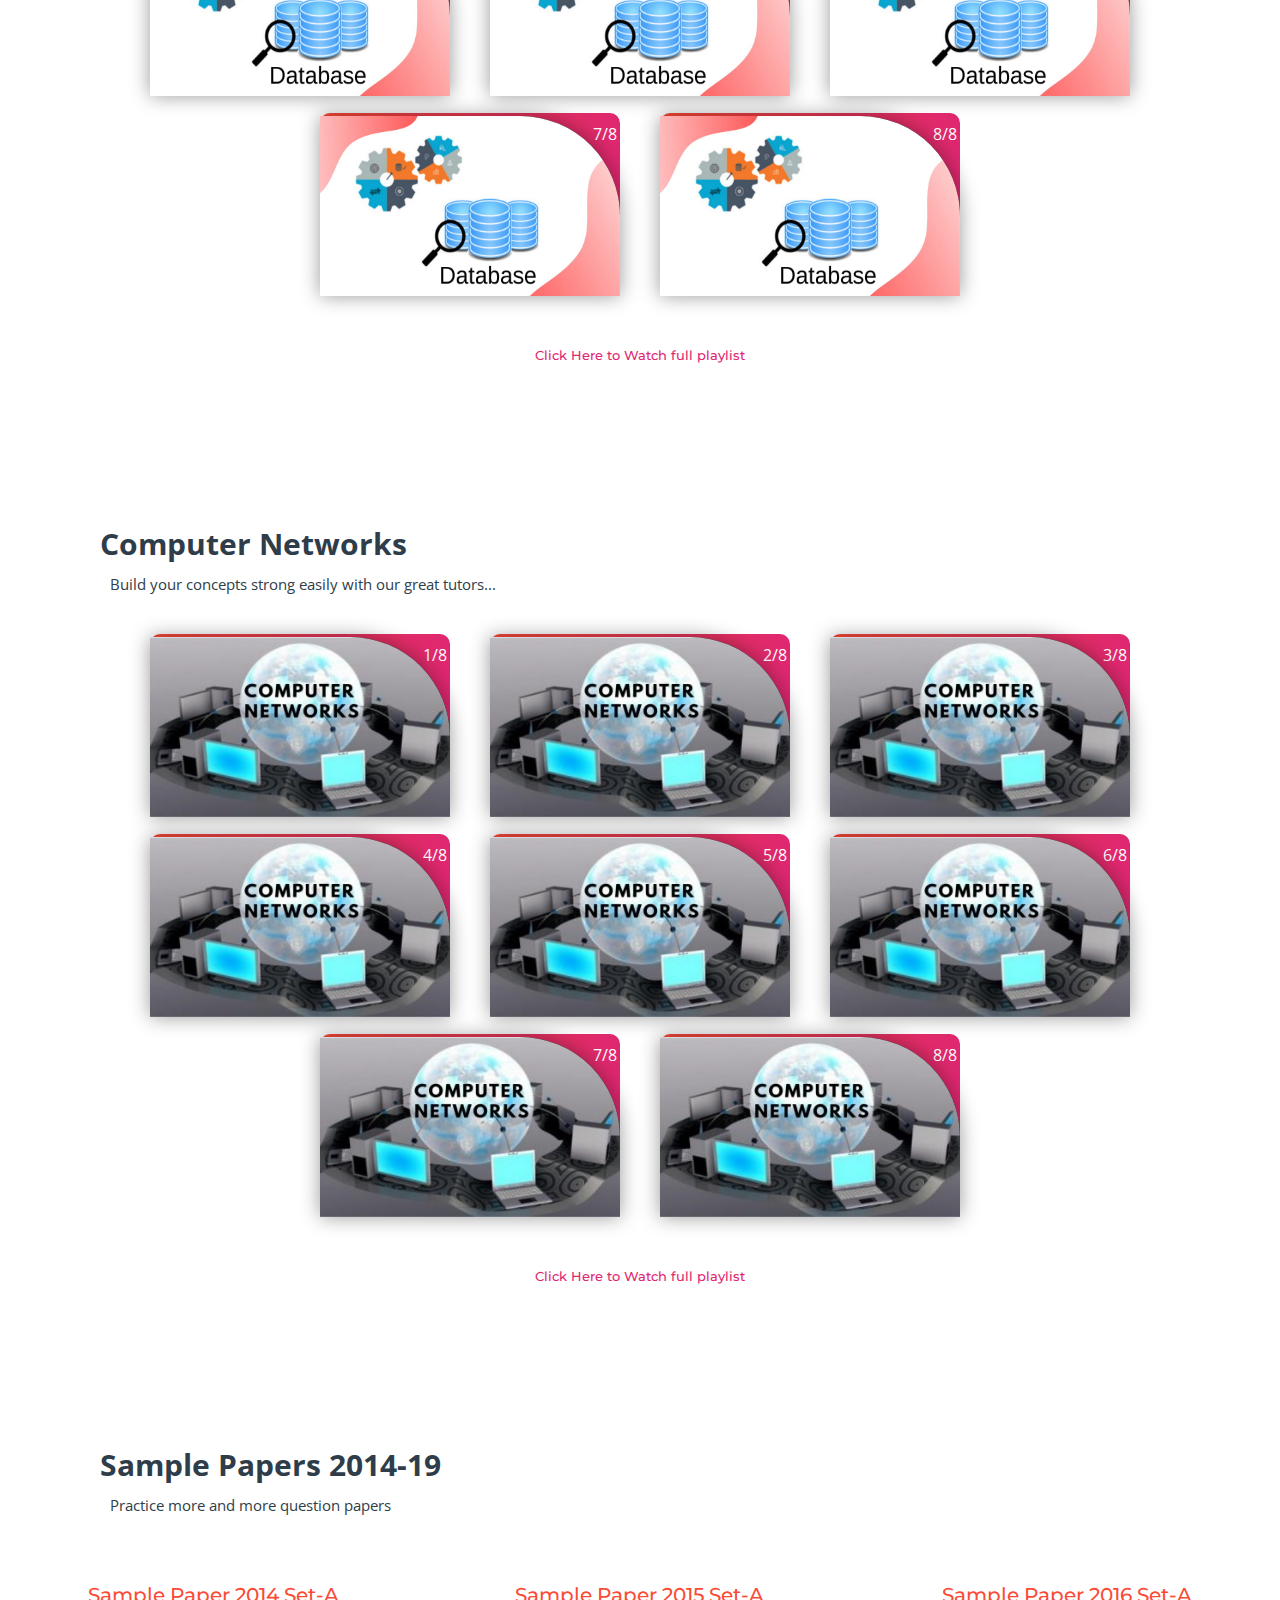
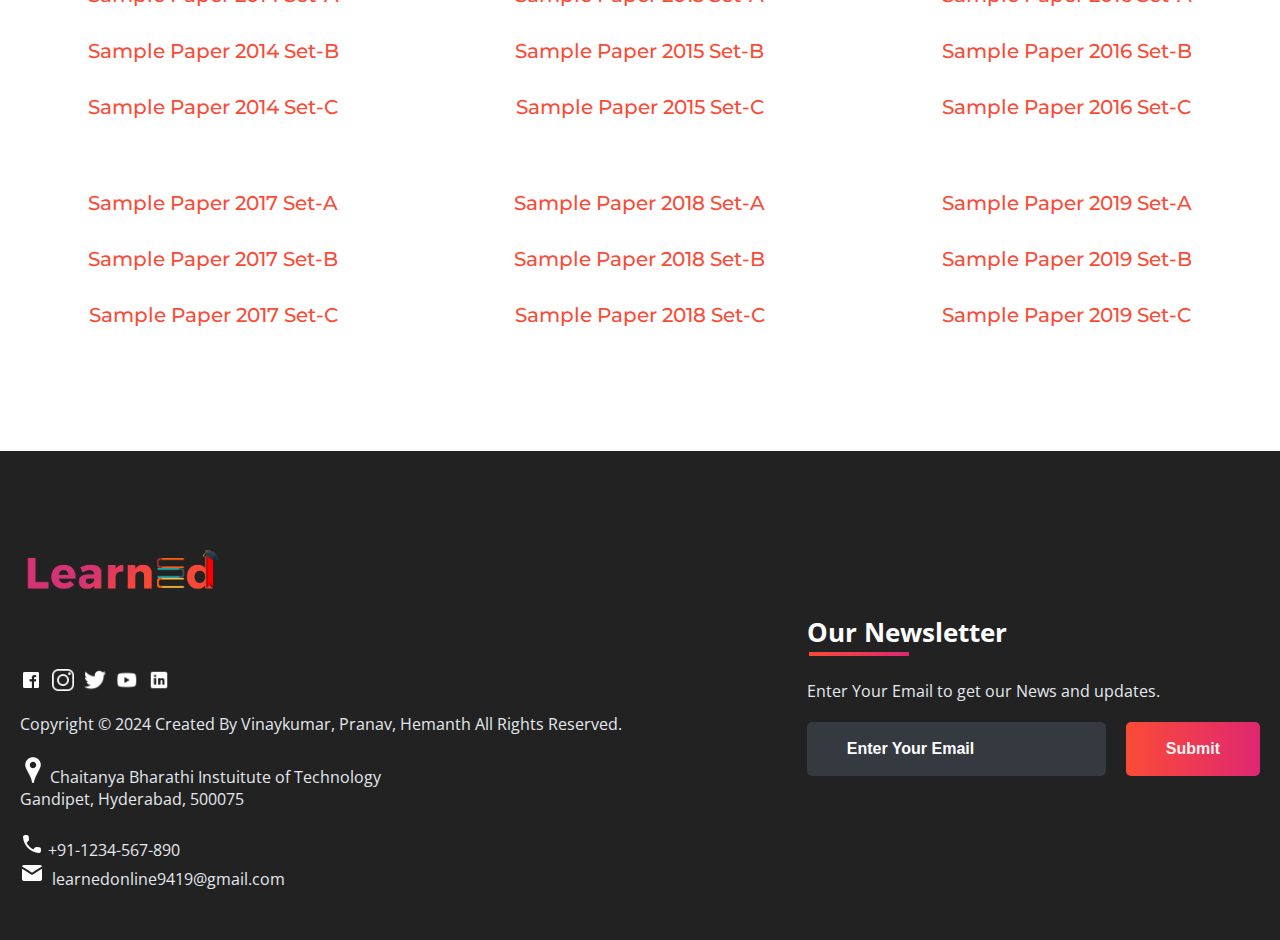
<file: subjects/gate.html>
<!DOCTYPE html>
<html>
<head>
	<link rel="shortcut icon" type="png" href="../images/icon/favicon.png">
	<title>Prepare for GATE on LearnEd</title>
	<link rel="stylesheet" type="text/css" href="subjects.css">
	<script type="text/javascript" src="../script.js"></script>
</head>
<body>

<!-- NAVIGATION -->
	<header>
		<div class="nav" id="nav">
			<div id="learned-logo">
			<a href="../index.html"><img src="../images/icon/logo.png" style="width: 120px;"></a></div>
			<div class="switch-tab" id="switch-tab" onclick="switchTAB()"><img src="../images/icon/menu.png"></div>
			<ul id="list-switch">
				<li><a href="jee.html"><img src="../images/courses/d1.png" class="icon">JEE</a></li>
				<li><a href="#"><img src="../images/courses/paper.png" class="icon">GATE</a></li>
				<li><a href="computer_courses.html"><img src="../images/courses/computer.png" class="icon">Computer Courses</a></li>
				<li><a href="computer_courses.html#data"><img src="../images/courses/data.png" class="icon">Data Structures</a></li>
				<li><a href="computer_courses.html#algo"><img src="../images/courses/algo.png" class="icon">Algorithm</a></li>
				<li><a href="computer_courses.html#projects"><img src="../images/courses/projects.png" class="icon">Projects</a></li>
			</ul>
			<div class="search" id="search-switch">
				<input type="text" placeholder="Search" class="srch"><button id="srchbtn"><img src="../images/icon/search.png"></button>
			</div>
		</div>
	</header>


<!-- Main Title of the Page -->
	<div class="title">
		<span>Prepare for GATE Exams on LearnEd</span>
		<div class="shortdesc">
			<p>Learn from LearnEd for better higher studies in<br> Indian Institutes of Technologies(IIT)</p>
		</div>
	</div>


<!-- Some KeyWords related to topic -->
	<div class="course">
		<div class="cbox">
		<div class="det"><a href="#digital">Digital Logic</a></div>
		<div class="det"><a href="https://en.wikipedia.org/wiki/Sequential_logic" target="_blank">Combinational & Sequential Circuits</a></div>
		<div class="det"><a href="https://en.wikipedia.org/wiki/ALU" target="_blank">Computer Arithmetic</a></div>
		<div class="det"><a href="https://en.wikipedia.org/wiki/Boolean_algebra" target="_blank">Boolean Algebra</a></div>
		<div class="det"><a href="computer_courses.html#algo">Algorithm</a></div>
		<div class="det"><a href="computer_courses.html#data">Data Structures</a></div>
		</div>
		<div class="cbox">
		<div class="det"><a href="#compiler">Compiler Design</a></div>
		<div class="det"><a href="#os">OS</a></div>
		<div class="det"><a href="#coaa">Computer Organization & Architecture</a></div>
		<div class="det"><a href="https://en.wikipedia.org/wiki/IPv4" target="_blank">IPv4 / IPv6</a></div>
		<div class="det"><a href="#cn">Computer Networks</a></div>
		<div class="det"><a href="#database">Databases</a></div>
		<div class="det"><a href="https://en.wikipedia.org/wiki/Theory_of_computation" target="_blank">Theory of Computation</a></div>
		</div>
		<div class="cbox">
		<div class="det"><a href="#math">Discrete Mathematics</a></div>
		<div class="det"><a href="#math">Calculus</a></div>
		<div class="det"><a href="#math">Linear Algebra</a></div>
		<div class="det"><a href="#math">Trigonometry</a></div>
		<div class="det"><a href="#math">Integration</a></div>
		<div class="det"><a href="#math">Matrices</a></div>
		<div class="det"><a href="#math">Probability</a></div>
		<div class="det"><a href="#math">Differentiation</a></div>
		</div>
	</div>


<!-- Courses Available -->
	<div class="inbt">
		Accelerate your career with GATE programs
	</div>

	<div class="ccard">
	<center>
		<div class="ccardbox">
			<div class="dcard">
				<div class="fpart"><img src="../images/courses/math.jpg"></div>
				<a href="#math"><div class="spart">2 Courses <img src="../images/icon/dropdown.png"></div></a>
			</div>
			<div class="dcard">
				<div class="fpart"><img src="../images/courses/digital.jpg"></div>
				<a href="#digital"><div class="spart">5 Courses <img src="../images/icon/dropdown.png"></div></a>
			</div>
			<div class="dcard">
				<div class="fpart"><img src="../images/courses/coaa.jpg"></div>
				<a href="#coaa"><div class="spart">3 Courses <img src="../images/icon/dropdown.png"></div></a>
			</div>
			<div class="dcard">
				<div class="fpart"><img src="../images/courses/database.jpg"></div>
				<a href="#database"><div class="spart">3 Courses <img src="../images/icon/dropdown.png"></div></a>
			</div>
			<div class="dcard">
				<div class="fpart"><img src="../images/courses/data-algo.jpg"></div>
				<a href="computer_courses.html#data"><div class="spart">6 Courses <img src="../images/icon/dropdown.png"></div></a>
			</div>
			<div class="dcard">
				<div class="fpart"><img src="../images/courses/compiler.jpg"></div>
				<a href="#compiler"><div class="spart">2 Courses <img src="../images/icon/dropdown.png"></div></a>
			</div>
			<div class="dcard">
				<div class="fpart"><img src="../images/courses/os.jpg"></div>
				<a href="#os"><div class="spart">1 Courses <img src="../images/icon/dropdown.png"></div></a>
			</div>
			<div class="dcard">
				<div class="fpart"><img src="../images/courses/cn.jpg"></div>
				<a href="#cn"><div class="spart">3 Courses <img src="../images/icon/dropdown.png"></div></a>
			</div>
		</div>
	</center>
	</div>


<!-- Videos on ENGINEERING MATHEMATICS Lectures -->

	<div class="title2" id="math">
		<span>Engineering Mathematics</span>
		<div class="shortdesc2">
			<p>Practice Mathematics on your tips...</p>
		</div>
	</div>
	
	<center>
		<div class="ccardbox2">
			<div class="dcard2"><span class="tag" >1/8</span>
				<div class="fpart2"><img src="../images/courses/math.jpg">
					<iframe src="https://www.youtube.com/embed/xxGyTHWrHZg" frameborder="0" allow="accelerometer; autoplay; encrypted-media; gyroscope; picture-in-picture" allowfullscreen></iframe>
				</div>
			</div>
			<div class="dcard2"><span class="tag" >2/8</span>
				<div class="fpart2"><img src="../images/courses/math.jpg">
					<iframe src="https://www.youtube.com/embed/xxGyTHWrHZg" frameborder="0" allow="accelerometer; autoplay; encrypted-media; gyroscope; picture-in-picture" allowfullscreen></iframe>
				</div>
			</div>
			<div class="dcard2"><span class="tag" >3/8</span>
				<div class="fpart2"><img src="../images/courses/math.jpg">
					<iframe src="https://www.youtube.com/embed/xxGyTHWrHZg" frameborder="0" allow="accelerometer; autoplay; encrypted-media; gyroscope; picture-in-picture" allowfullscreen></iframe>
				</div>
			</div>
			<div class="dcard2"><span class="tag" >4/8</span>
				<div class="fpart2"><img src="../images/courses/math.jpg">
					<iframe src="https://www.youtube.com/embed/xxGyTHWrHZg" frameborder="0" allow="accelerometer; autoplay; encrypted-media; gyroscope; picture-in-picture" allowfullscreen></iframe>
				</div>
			</div>
		
			<div class="dcard2"><span class="tag" >5/8</span>
				<div class="fpart2"><img src="../images/courses/math.jpg">
					<iframe src="https://www.youtube.com/embed/xxGyTHWrHZg" frameborder="0" allow="accelerometer; autoplay; encrypted-media; gyroscope; picture-in-picture" allowfullscreen></iframe>
				</div>
			</div>
			<div class="dcard2"><span class="tag" >6/8</span>
				<div class="fpart2"><img src="../images/courses/math.jpg">
					<iframe src="https://www.youtube.com/embed/xxGyTHWrHZg" frameborder="0" allow="accelerometer; autoplay; encrypted-media; gyroscope; picture-in-picture" allowfullscreen></iframe>
				</div>
			</div>
			<div class="dcard2"><span class="tag" >7/8</span>
				<div class="fpart2"><img src="../images/courses/math.jpg">
					<iframe src="https://www.youtube.com/embed/xxGyTHWrHZg" frameborder="0" allow="accelerometer; autoplay; encrypted-media; gyroscope; picture-in-picture" allowfullscreen></iframe>
				</div>
			</div>
			<div class="dcard2"><span class="tag" >8/8</span>
				<div class="fpart2"><img src="../images/courses/math.jpg">
					<iframe src="https://www.youtube.com/embed/xxGyTHWrHZg" frameborder="0" allow="accelerometer; autoplay; encrypted-media; gyroscope; picture-in-picture" allowfullscreen></iframe>
				</div>
			</div>
		</div>
	</center>
<br><br>
	<div class="click-me">
		<a href="https://www.youtube.com/watch?v=xxGyTHWrHZg" target="_blank">Click Here to Watch full playlist</a>
	</div>



<!-- Videos on DIGITAL LOGIC Lectures -->

	<div class="title2" id="digital">
		<span>Digital Logic</span>
		<div class="shortdesc2">
			<p>Learn deeply about Digital Logic Circuits...</p>
		</div>
	</div>
	<center>
		<div class="ccardbox2">
			<div class="dcard2"><span class="tag" >1/8</span>
				<div class="fpart2"><img src="../images/courses/digital.jpg">
					<iframe src="https://www.youtube.com/embed/-M7oIM8hKSU" frameborder="0" allow="accelerometer; autoplay; encrypted-media; gyroscope; picture-in-picture" allowfullscreen></iframe>
				</div>
			</div>
			<div class="dcard2"><span class="tag" >2/8</span>
				<div class="fpart2"><img src="../images/courses/digital.jpg">
					<iframe src="https://www.youtube.com/embed/-M7oIM8hKSU" frameborder="0" allow="accelerometer; autoplay; encrypted-media; gyroscope; picture-in-picture" allowfullscreen></iframe>
				</div>
			</div>
			<div class="dcard2"><span class="tag" >3/8</span>
				<div class="fpart2"><img src="../images/courses/digital.jpg">
					<iframe src="https://www.youtube.com/embed/-M7oIM8hKSU" frameborder="0" allow="accelerometer; autoplay; encrypted-media; gyroscope; picture-in-picture" allowfullscreen></iframe>
				</div>
			</div>
			<div class="dcard2"><span class="tag" >4/8</span>
				<div class="fpart2"><img src="../images/courses/digital.jpg">
					<iframe src="https://www.youtube.com/embed/-M7oIM8hKSU" frameborder="0" allow="accelerometer; autoplay; encrypted-media; gyroscope; picture-in-picture" allowfullscreen></iframe>
				</div>
			</div>
		
			<div class="dcard2"><span class="tag" >5/8</span>
				<div class="fpart2"><img src="../images/courses/digital.jpg">
					<iframe src="https://www.youtube.com/embed/-M7oIM8hKSU" frameborder="0" allow="accelerometer; autoplay; encrypted-media; gyroscope; picture-in-picture" allowfullscreen></iframe>
				</div>
			</div>
			<div class="dcard2"><span class="tag" >6/8</span>
				<div class="fpart2"><img src="../images/courses/digital.jpg">
					<iframe src="https://www.youtube.com/embed/-M7oIM8hKSU" frameborder="0" allow="accelerometer; autoplay; encrypted-media; gyroscope; picture-in-picture" allowfullscreen></iframe>
				</div>
			</div>
			<div class="dcard2"><span class="tag" >7/8</span>
				<div class="fpart2"><img src="../images/courses/digital.jpg">
					<iframe src="https://www.youtube.com/embed/-M7oIM8hKSU" frameborder="0" allow="accelerometer; autoplay; encrypted-media; gyroscope; picture-in-picture" allowfullscreen></iframe>
				</div>
			</div>
			<div class="dcard2"><span class="tag" >8/8</span>
				<div class="fpart2"><img src="../images/courses/digital.jpg">
					<iframe src="https://www.youtube.com/embed/-M7oIM8hKSU" frameborder="0" allow="accelerometer; autoplay; encrypted-media; gyroscope; picture-in-picture" allowfullscreen></iframe>
				</div>
			</div>
		</div>
	</center>
<br><br>
	<div class="click-me">
		<a href="https://youtu.be/-M7oIM8hKSU" target="_blank">Click Here to Watch full playlist</a>
	</div>



<!-- Videos on COMPUTER ORGANIZATION and ARCHITECTURE Lectures -->

	<div class="title2" id="coaa">
		<span>Computer Organization and Architecture</span>
		<div class="shortdesc2">
			<p>Build your concepts strong easily with our great tutors...</p>
		</div>
	</div>
	<center>
		<div class="ccardbox2">
			<div class="dcard2"><span class="tag" >1/8</span>
				<div class="fpart2"><img src="../images/courses/coaa.jpg">
					<iframe src="https://www.youtube.com/embed/q6oiRtKTpX4" frameborder="0" allow="accelerometer; autoplay; encrypted-media; gyroscope; picture-in-picture" allowfullscreen></iframe>
				</div>
			</div>
			<div class="dcard2"><span class="tag" >2/8</span>
				<div class="fpart2"><img src="../images/courses/coaa.jpg">
					<iframe src="https://www.youtube.com/embed/q6oiRtKTpX4" frameborder="0" allow="accelerometer; autoplay; encrypted-media; gyroscope; picture-in-picture" allowfullscreen></iframe>
				</div>
			</div>
			<div class="dcard2"><span class="tag" >3/8</span>
				<div class="fpart2"><img src="../images/courses/coaa.jpg">
					<iframe src="https://www.youtube.com/embed/q6oiRtKTpX4" frameborder="0" allow="accelerometer; autoplay; encrypted-media; gyroscope; picture-in-picture" allowfullscreen></iframe>
				</div>
			</div>
			<div class="dcard2"><span class="tag" >4/8</span>
				<div class="fpart2"><img src="../images/courses/coaa.jpg">
					<iframe src="https://www.youtube.com/embed/q6oiRtKTpX4" frameborder="0" allow="accelerometer; autoplay; encrypted-media; gyroscope; picture-in-picture" allowfullscreen></iframe>
				</div>
			</div>
		
			<div class="dcard2"><span class="tag" >5/8</span>
				<div class="fpart2"><img src="../images/courses/coaa.jpg">
					<iframe src="https://www.youtube.com/embed/q6oiRtKTpX4" frameborder="0" allow="accelerometer; autoplay; encrypted-media; gyroscope; picture-in-picture" allowfullscreen></iframe>
				</div>
			</div>
			<div class="dcard2"><span class="tag" >6/8</span>
				<div class="fpart2"><img src="../images/courses/coaa.jpg">
					<iframe src="https://www.youtube.com/embed/q6oiRtKTpX4" frameborder="0" allow="accelerometer; autoplay; encrypted-media; gyroscope; picture-in-picture" allowfullscreen></iframe>
				</div>
			</div>
			<div class="dcard2"><span class="tag" >7/8</span>
				<div class="fpart2"><img src="../images/courses/coaa.jpg">
					<iframe src="https://www.youtube.com/embed/q6oiRtKTpX4" frameborder="0" allow="accelerometer; autoplay; encrypted-media; gyroscope; picture-in-picture" allowfullscreen></iframe>
				</div>
			</div>
			<div class="dcard2"><span class="tag" >8/8</span>
				<div class="fpart2"><img src="../images/courses/coaa.jpg">
					<iframe src="https://www.youtube.com/embed/q6oiRtKTpX4" frameborder="0" allow="accelerometer; autoplay; encrypted-media; gyroscope; picture-in-picture" allowfullscreen></iframe>
				</div>
			</div>
		</div>
	</center>
<br><br>
	<div class="click-me">
		<a href="https://youtu.be/q6oiRtKTpX4" target="_blank">Click Here to Watch full playlist</a>
	</div>



<!-- Videos on COMPILER Lectures -->

	<div class="title2" id="compiler">
		<span>Compiler Design</span>
		<div class="shortdesc2">
			<p>Build your concepts strong easily with our great tutors...</p>
		</div>
	</div>
	<center>
		<div class="ccardbox2">
			<div class="dcard2"><span class="tag" >1/8</span>
				<div class="fpart2"><img src="../images/courses/compiler.jpg">
					<iframe src="https://www.youtube.com/embed/yNZIhF6pxjM" frameborder="0" allow="accelerometer; autoplay; encrypted-media; gyroscope; picture-in-picture" allowfullscreen></iframe>
				</div>
			</div>
			<div class="dcard2"><span class="tag" >2/8</span>
				<div class="fpart2"><img src="../images/courses/compiler.jpg">
					<iframe src="https://www.youtube.com/embed/yNZIhF6pxjM" frameborder="0" allow="accelerometer; autoplay; encrypted-media; gyroscope; picture-in-picture" allowfullscreen></iframe>
				</div>
			</div>
			<div class="dcard2"><span class="tag" >3/8</span>
				<div class="fpart2"><img src="../images/courses/compiler.jpg">
					<iframe src="https://www.youtube.com/embed/yNZIhF6pxjM" frameborder="0" allow="accelerometer; autoplay; encrypted-media; gyroscope; picture-in-picture" allowfullscreen></iframe>
				</div>
			</div>
			<div class="dcard2"><span class="tag" >4/8</span>
				<div class="fpart2"><img src="../images/courses/compiler.jpg">
					<iframe src="https://www.youtube.com/embed/yNZIhF6pxjM" frameborder="0" allow="accelerometer; autoplay; encrypted-media; gyroscope; picture-in-picture" allowfullscreen></iframe>
				</div>
			</div>
		
			<div class="dcard2"><span class="tag" >5/8</span>
				<div class="fpart2"><img src="../images/courses/compiler.jpg">
					<iframe src="https://www.youtube.com/embed/yNZIhF6pxjM" frameborder="0" allow="accelerometer; autoplay; encrypted-media; gyroscope; picture-in-picture" allowfullscreen></iframe>
				</div>
			</div>
			<div class="dcard2"><span class="tag" >6/8</span>
				<div class="fpart2"><img src="../images/courses/compiler.jpg">
					<iframe src="https://www.youtube.com/embed/yNZIhF6pxjM" frameborder="0" allow="accelerometer; autoplay; encrypted-media; gyroscope; picture-in-picture" allowfullscreen></iframe>
				</div>
			</div>
			<div class="dcard2"><span class="tag" >7/8</span>
				<div class="fpart2"><img src="../images/courses/compiler.jpg">
					<iframe src="https://www.youtube.com/embed/yNZIhF6pxjM" frameborder="0" allow="accelerometer; autoplay; encrypted-media; gyroscope; picture-in-picture" allowfullscreen></iframe>
				</div>
			</div>
			<div class="dcard2"><span class="tag" >8/8</span>
				<div class="fpart2"><img src="../images/courses/compiler.jpg">
					<iframe src="https://www.youtube.com/embed/yNZIhF6pxjM" frameborder="0" allow="accelerometer; autoplay; encrypted-media; gyroscope; picture-in-picture" allowfullscreen></iframe>
				</div>
			</div>
		</div>
	</center>
<br><br>
	<div class="click-me">
		<a href="https://youtu.be/yNZIhF6pxjM" target="_blank">Click Here to Watch full playlist</a>
	</div>



<!-- Videos on OPERATING SYSTEM Lectures -->


<div class="title2" id="os">
		<span>Operating System</span>
		<div class="shortdesc2">
			<p>Build your concepts strong easily with our great tutors...</p>
		</div>
	</div>
	<center>
		<div class="ccardbox2">
			<div class="dcard2"><span class="tag" >1/8</span>
				<div class="fpart2"><img src="../images/courses/os.jpg">
					<iframe src="https://www.youtube.com/embed/vBURTt97EkA" frameborder="0" allow="accelerometer; autoplay; encrypted-media; gyroscope; picture-in-picture" allowfullscreen></iframe>
				</div>
			</div>
			<div class="dcard2"><span class="tag" >2/8</span>
				<div class="fpart2"><img src="../images/courses/os.jpg">
					<iframe src="https://www.youtube.com/embed/vBURTt97EkA" frameborder="0" allow="accelerometer; autoplay; encrypted-media; gyroscope; picture-in-picture" allowfullscreen></iframe>
				</div>
			</div>
			<div class="dcard2"><span class="tag" >3/8</span>
				<div class="fpart2"><img src="../images/courses/os.jpg">
					<iframe src="https://www.youtube.com/embed/vBURTt97EkA" frameborder="0" allow="accelerometer; autoplay; encrypted-media; gyroscope; picture-in-picture" allowfullscreen></iframe>
				</div>
			</div>
			<div class="dcard2"><span class="tag" >4/8</span>
				<div class="fpart2"><img src="../images/courses/os.jpg">
					<iframe src="https://www.youtube.com/embed/vBURTt97EkA" frameborder="0" allow="accelerometer; autoplay; encrypted-media; gyroscope; picture-in-picture" allowfullscreen></iframe>
				</div>
			</div>
		
			<div class="dcard2"><span class="tag" >5/8</span>
				<div class="fpart2"><img src="../images/courses/os.jpg">
					<iframe src="https://www.youtube.com/embed/vBURTt97EkA" frameborder="0" allow="accelerometer; autoplay; encrypted-media; gyroscope; picture-in-picture" allowfullscreen></iframe>
				</div>
			</div>
			<div class="dcard2"><span class="tag" >6/8</span>
				<div class="fpart2"><img src="../images/courses/os.jpg">
					<iframe src="https://www.youtube.com/embed/vBURTt97EkA" frameborder="0" allow="accelerometer; autoplay; encrypted-media; gyroscope; picture-in-picture" allowfullscreen></iframe>
				</div>
			</div>
			<div class="dcard2"><span class="tag" >7/8</span>
				<div class="fpart2"><img src="../images/courses/os.jpg">
					<iframe src="https://www.youtube.com/embed/vBURTt97EkA" frameborder="0" allow="accelerometer; autoplay; encrypted-media; gyroscope; picture-in-picture" allowfullscreen></iframe>
				</div>
			</div>
			<div class="dcard2"><span class="tag" >8/8</span>
				<div class="fpart2"><img src="../images/courses/os.jpg">
					<iframe src="https://www.youtube.com/embed/vBURTt97EkA" frameborder="0" allow="accelerometer; autoplay; encrypted-media; gyroscope; picture-in-picture" allowfullscreen></iframe>
				</div>
			</div>
		</div>
	</center>

<br><br>
	<div class="click-me">
		<a href="https://youtu.be/vBURTt97EkA" target="_blank">Click Here to Watch full playlist</a>
	</div>


<!-- Videos on DATABASE Lectures -->

<div class="title2" id="database">
		<span>Databases</span>
		<div class="shortdesc2">
			<p>Build your concepts strong easily with our great tutors...</p>
		</div>
	</div>
	<center>
		<div class="ccardbox2">
			<div class="dcard2"><span class="tag" >1/8</span>
				<div class="fpart2"><img src="../images/courses/database.jpg">
					<iframe src="https://www.youtube.com/embed/wR0jg0eQsZA" frameborder="0" allow="accelerometer; autoplay; encrypted-media; gyroscope; picture-in-picture" allowfullscreen></iframe>
				</div>
			</div>
			<div class="dcard2"><span class="tag" >2/8</span>
				<div class="fpart2"><img src="../images/courses/database.jpg">
					<iframe src="https://www.youtube.com/embed/wR0jg0eQsZA" frameborder="0" allow="accelerometer; autoplay; encrypted-media; gyroscope; picture-in-picture" allowfullscreen></iframe>
				</div>
			</div>
			<div class="dcard2"><span class="tag" >3/8</span>
				<div class="fpart2"><img src="../images/courses/database.jpg">
					<iframe src="https://www.youtube.com/embed/wR0jg0eQsZA" frameborder="0" allow="accelerometer; autoplay; encrypted-media; gyroscope; picture-in-picture" allowfullscreen></iframe>
				</div>
			</div>
			<div class="dcard2"><span class="tag" >4/8</span>
				<div class="fpart2"><img src="../images/courses/database.jpg">
					<iframe src="https://www.youtube.com/embed/wR0jg0eQsZA" frameborder="0" allow="accelerometer; autoplay; encrypted-media; gyroscope; picture-in-picture" allowfullscreen></iframe>
				</div>
			</div>
		
			<div class="dcard2"><span class="tag" >5/8</span>
				<div class="fpart2"><img src="../images/courses/database.jpg">
					<iframe src="https://www.youtube.com/embed/wR0jg0eQsZA" frameborder="0" allow="accelerometer; autoplay; encrypted-media; gyroscope; picture-in-picture" allowfullscreen></iframe>
				</div>
			</div>
			<div class="dcard2"><span class="tag" >6/8</span>
				<div class="fpart2"><img src="../images/courses/database.jpg">
					<iframe src="https://www.youtube.com/embed/wR0jg0eQsZA" frameborder="0" allow="accelerometer; autoplay; encrypted-media; gyroscope; picture-in-picture" allowfullscreen></iframe>
				</div>
			</div>
			<div class="dcard2"><span class="tag" >7/8</span>
				<div class="fpart2"><img src="../images/courses/database.jpg">
					<iframe src="https://www.youtube.com/embed/wR0jg0eQsZA" frameborder="0" allow="accelerometer; autoplay; encrypted-media; gyroscope; picture-in-picture" allowfullscreen></iframe>
				</div>
			</div>
			<div class="dcard2"><span class="tag" >8/8</span>
				<div class="fpart2"><img src="../images/courses/database.jpg">
					<iframe src="https://www.youtube.com/embed/wR0jg0eQsZA" frameborder="0" allow="accelerometer; autoplay; encrypted-media; gyroscope; picture-in-picture" allowfullscreen></iframe>
				</div>
			</div>
		</div>
	</center>
<br><br>
	<div class="click-me">
		<a href="https://youtu.be/wR0jg0eQsZA" target="_blank">Click Here to Watch full playlist</a>
	</div>



<!-- Videos on COMPUTER NETWORKS Lectures -->

<div class="title2" id="cn">
		<span>Computer Networks</span>
		<div class="shortdesc2">
			<p>Build your concepts strong easily with our great tutors...</p>
		</div>
	</div>
	<center>
		<div class="ccardbox2">
			<div class="dcard2"><span class="tag" >1/8</span>
				<div class="fpart2"><img src="../images/courses/cn.jpg">
					<iframe src="https://www.youtube.com/embed/qiQR5rTSshw" frameborder="0" allow="accelerometer; autoplay; encrypted-media; gyroscope; picture-in-picture" allowfullscreen></iframe>
				</div>
			</div>
			<div class="dcard2"><span class="tag" >2/8</span>
				<div class="fpart2"><img src="../images/courses/cn.jpg">
					<iframe src="https://www.youtube.com/embed/qiQR5rTSshw" frameborder="0" allow="accelerometer; autoplay; encrypted-media; gyroscope; picture-in-picture" allowfullscreen></iframe>
				</div>
			</div>
			<div class="dcard2"><span class="tag" >3/8</span>
				<div class="fpart2"><img src="../images/courses/cn.jpg">
					<iframe src="https://www.youtube.com/embed/qiQR5rTSshw" frameborder="0" allow="accelerometer; autoplay; encrypted-media; gyroscope; picture-in-picture" allowfullscreen></iframe>
				</div>
			</div>
			<div class="dcard2"><span class="tag" >4/8</span>
				<div class="fpart2"><img src="../images/courses/cn.jpg">
					<iframe src="https://www.youtube.com/embed/qiQR5rTSshw" frameborder="0" allow="accelerometer; autoplay; encrypted-media; gyroscope; picture-in-picture" allowfullscreen></iframe>
				</div>
			</div>
		
			<div class="dcard2"><span class="tag" >5/8</span>
				<div class="fpart2"><img src="../images/courses/cn.jpg">
					<iframe src="https://www.youtube.com/embed/qiQR5rTSshw" frameborder="0" allow="accelerometer; autoplay; encrypted-media; gyroscope; picture-in-picture" allowfullscreen></iframe>
				</div>
			</div>
			<div class="dcard2"><span class="tag" >6/8</span>
				<div class="fpart2"><img src="../images/courses/cn.jpg">
					<iframe src="https://www.youtube.com/embed/qiQR5rTSshw" frameborder="0" allow="accelerometer; autoplay; encrypted-media; gyroscope; picture-in-picture" allowfullscreen></iframe>
				</div>
			</div>
			<div class="dcard2"><span class="tag" >7/8</span>
				<div class="fpart2"><img src="../images/courses/cn.jpg">
					<iframe src="https://www.youtube.com/embed/qiQR5rTSshw" frameborder="0" allow="accelerometer; autoplay; encrypted-media; gyroscope; picture-in-picture" allowfullscreen></iframe>
				</div>
			</div>
			<div class="dcard2"><span class="tag" >8/8</span>
				<div class="fpart2"><img src="../images/courses/cn.jpg">
					<iframe src="https://www.youtube.com/embed/qiQR5rTSshw" frameborder="0" allow="accelerometer; autoplay; encrypted-media; gyroscope; picture-in-picture" allowfullscreen></iframe>
				</div>
			</div>
		</div>
	</center>

<br><br>
	<div class="click-me">
		<a href="https://youtu.be/qiQR5rTSshw" target="_blank">Click Here to Watch full playlist</a>
	</div>

	

<!-- Links for SAMPLE PAPERS of JEE MAINS & ADVANCED -->

	<div class="title2" id="sample_papers">
		<span>Sample Papers 2014-19</span>
		<div class="shortdesc2">
			<p>Practice more and more question papers</p>
		</div>
	</div>

	<div class="sample">
		<ul>
			<li><a href="../samplePapers/p1.pdf" target="_blank">Sample Paper 2014 Set-A</a></li>
			<li><a href="../samplePapers/p1.pdf" target="_blank">Sample Paper 2014 Set-B</a></li>
			<li><a href="../samplePapers/p1.pdf" target="_blank">Sample Paper 2014 Set-C</a></li>
		</ul>
		<ul>
			<li><a href="../samplePapers/p1.pdf" target="_blank">Sample Paper 2015 Set-A</a></li>
			<li><a href="../samplePapers/p1.pdf" target="_blank">Sample Paper 2015 Set-B</a></li>
			<li><a href="../samplePapers/p1.pdf" target="_blank">Sample Paper 2015 Set-C</a></li>
		</ul>
		<ul>
			<li><a href="../samplePapers/p1.pdf" target="_blank">Sample Paper 2016 Set-A</a></li>
			<li><a href="../samplePapers/p1.pdf" target="_blank">Sample Paper 2016 Set-B</a></li>
			<li><a href="../samplePapers/p1.pdf" target="_blank">Sample Paper 2016 Set-C</a></li>
		</ul>
	</div>
	<div class="sample lastSample">
		<ul>
			<li><a href="../samplePapers/p1.pdf" target="_blank">Sample Paper 2017 Set-A</a></li>
			<li><a href="../samplePapers/p1.pdf" target="_blank">Sample Paper 2017 Set-B</a></li>
			<li><a href="../samplePapers/p1.pdf" target="_blank">Sample Paper 2017 Set-C</a></li>
		</ul>
		<ul>
			<li><a href="../samplePapers/p1.pdf" target="_blank">Sample Paper 2018 Set-A</a></li>
			<li><a href="../samplePapers/p1.pdf" target="_blank">Sample Paper 2018 Set-B</a></li>
			<li><a href="../samplePapers/p1.pdf" target="_blank">Sample Paper 2018 Set-C</a></li>
		</ul>
		<ul>
			<li><a href="../samplePapers/p1.pdf" target="_blank">Sample Paper 2019 Set-A</a></li>
			<li><a href="../samplePapers/p1.pdf" target="_blank">Sample Paper 2019 Set-B</a></li>
			<li><a href="../samplePapers/p1.pdf" target="_blank">Sample Paper 2019 Set-C</a></li>
		</ul>
	</div>


<!-- FOOTER -->
<footer>
	<div class="footer-container">
		<div class="left-col">
			<img src="../images/icon/logo - Copy.png" style="width: 200px;">
			<div class="logo"></div>
			<div class="social-media">
				<a href="#"><img src="../images/icon\fb.png"></a>
				<a href="#"><img src="../images/icon\insta.png"></a>
				<a href="#"><img src="../images/icon\tt.png"></a>
				<a href="#"><img src="../images/icon\ytube.png"></a>
				<a href="#"><img src="../images/icon\linkedin.png"></a>
			</div><br><br>
			<p class="rights-text">Copyright © 2024 Created By Vinaykumar, Pranav, Hemanth All Rights Reserved.</p>
			<br><p><img src="../images/icon/location.png"> Chaitanya Bharathi Instuitute of Technology<br>Gandipet, Hyderabad, 500075</p><br>
			<p><img src="../images/icon/phone.png"> +91-1234-567-890<br><img src="../images/icon/mail.png">&nbsp; learnedonline9419@gmail.com</p>
		</div>
		<div class="right-col">
			<h1 style="color: #fff">Our Newsletter</h1>
			<div class="border"></div><br>
			<p>Enter Your Email to get our News and updates.</p>
			<form class="newsletter-form">
				<input class="txtb" type="email" placeholder="Enter Your Email">
				<input class="btn" type="submit" value="Submit">
			</form>
		</div>
	</div>
</footer>

</body>
</html>
</file>
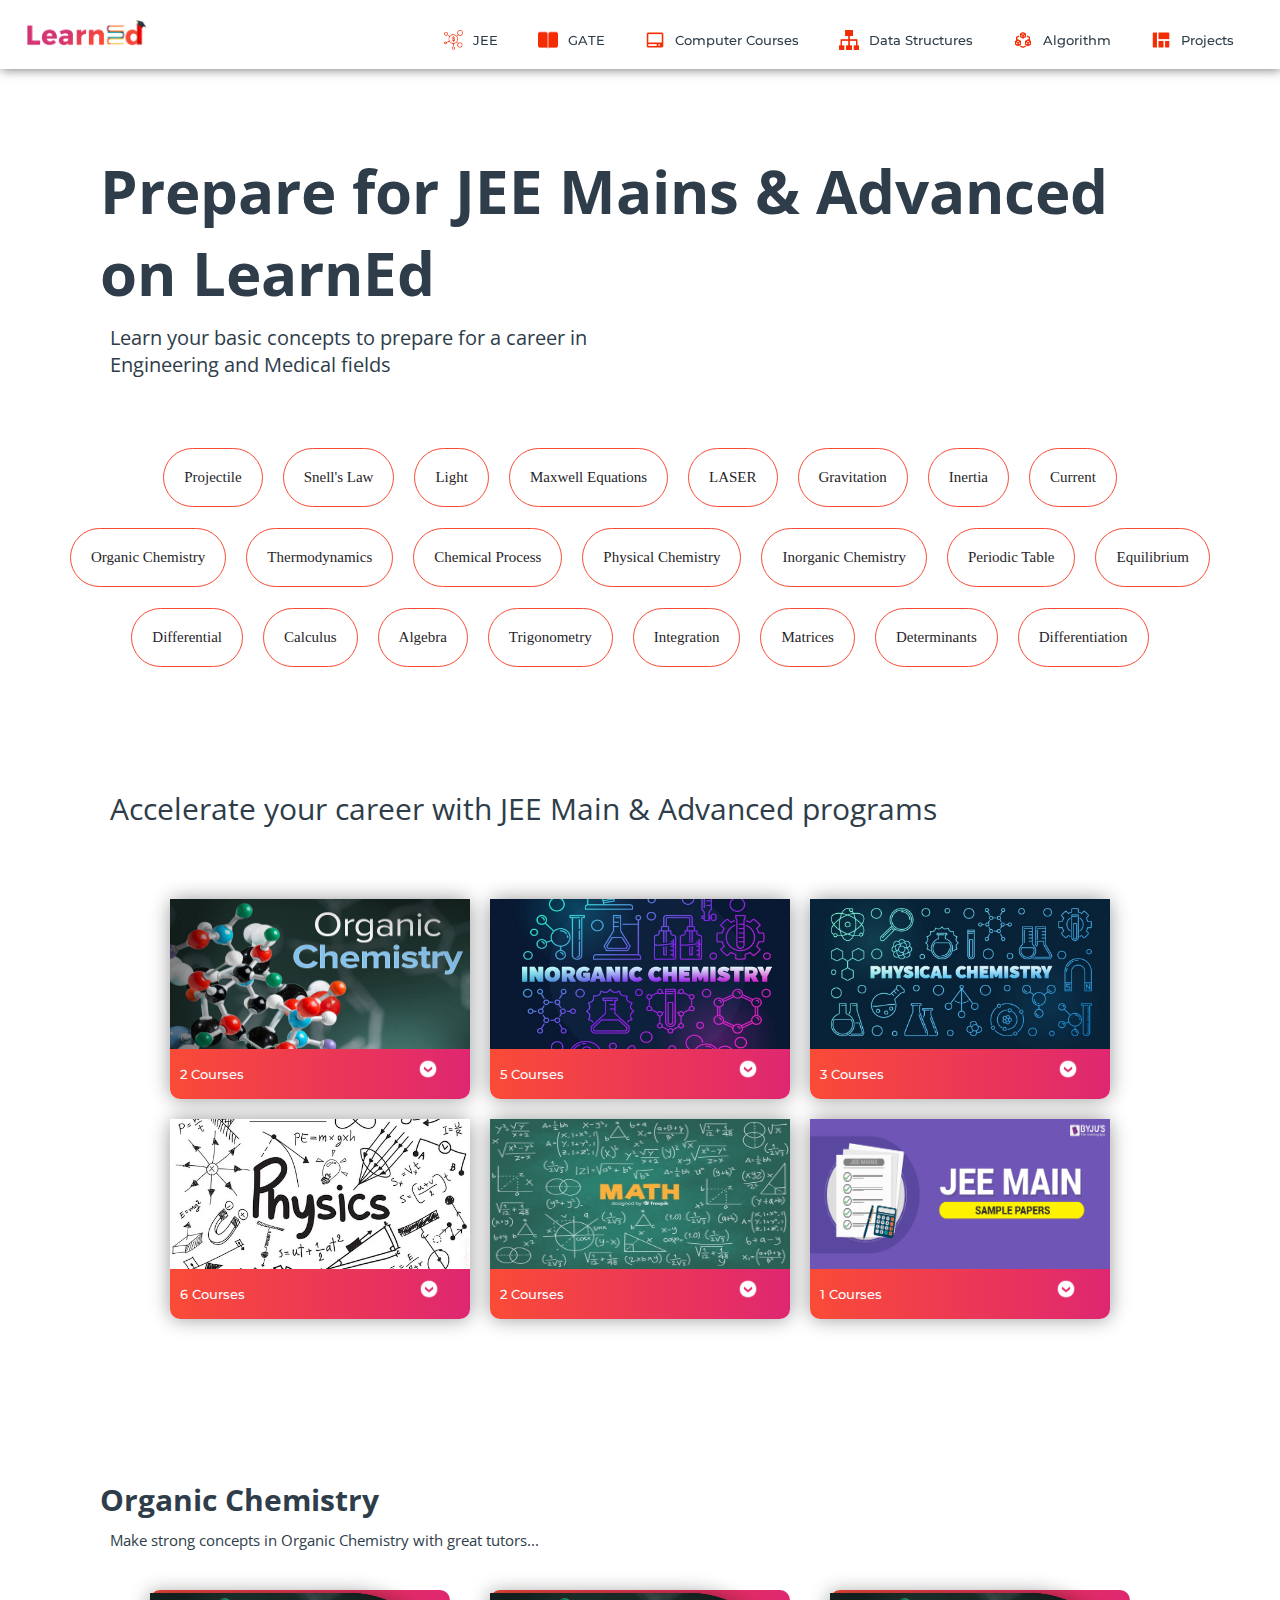
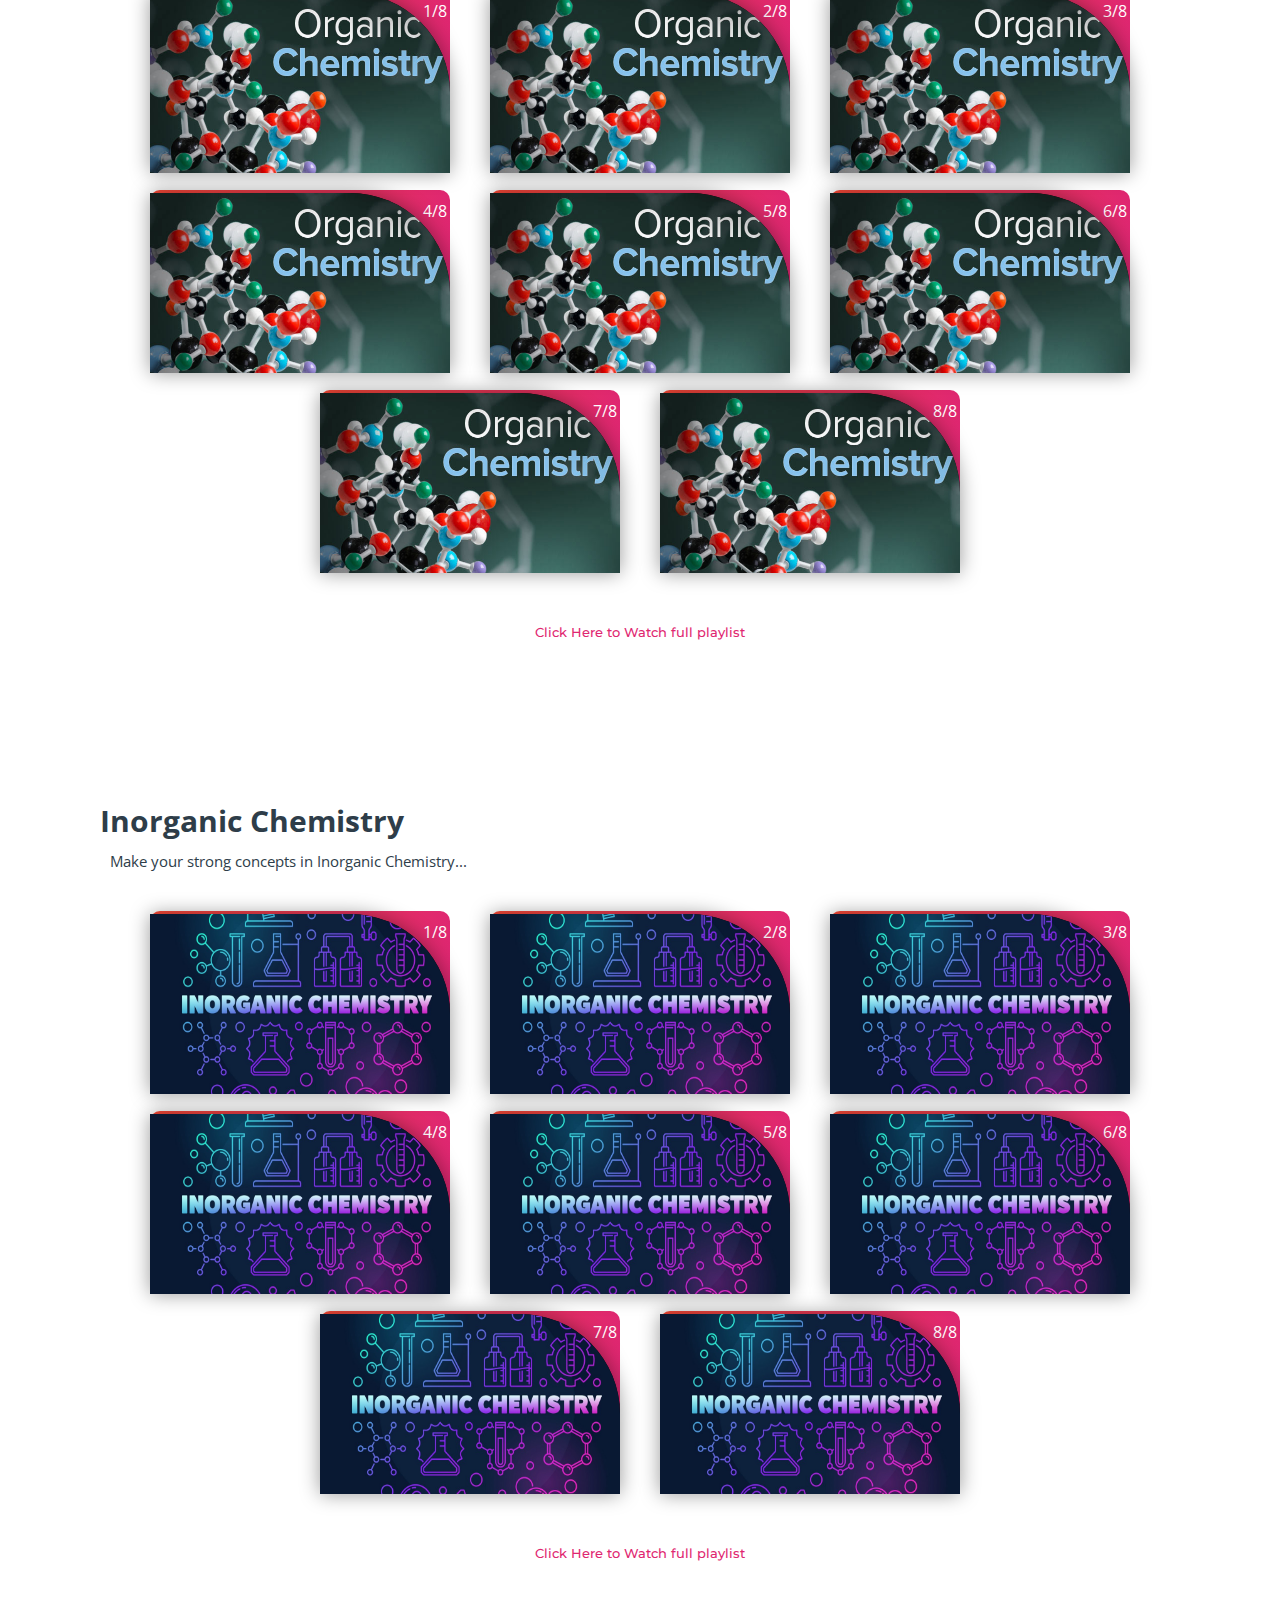
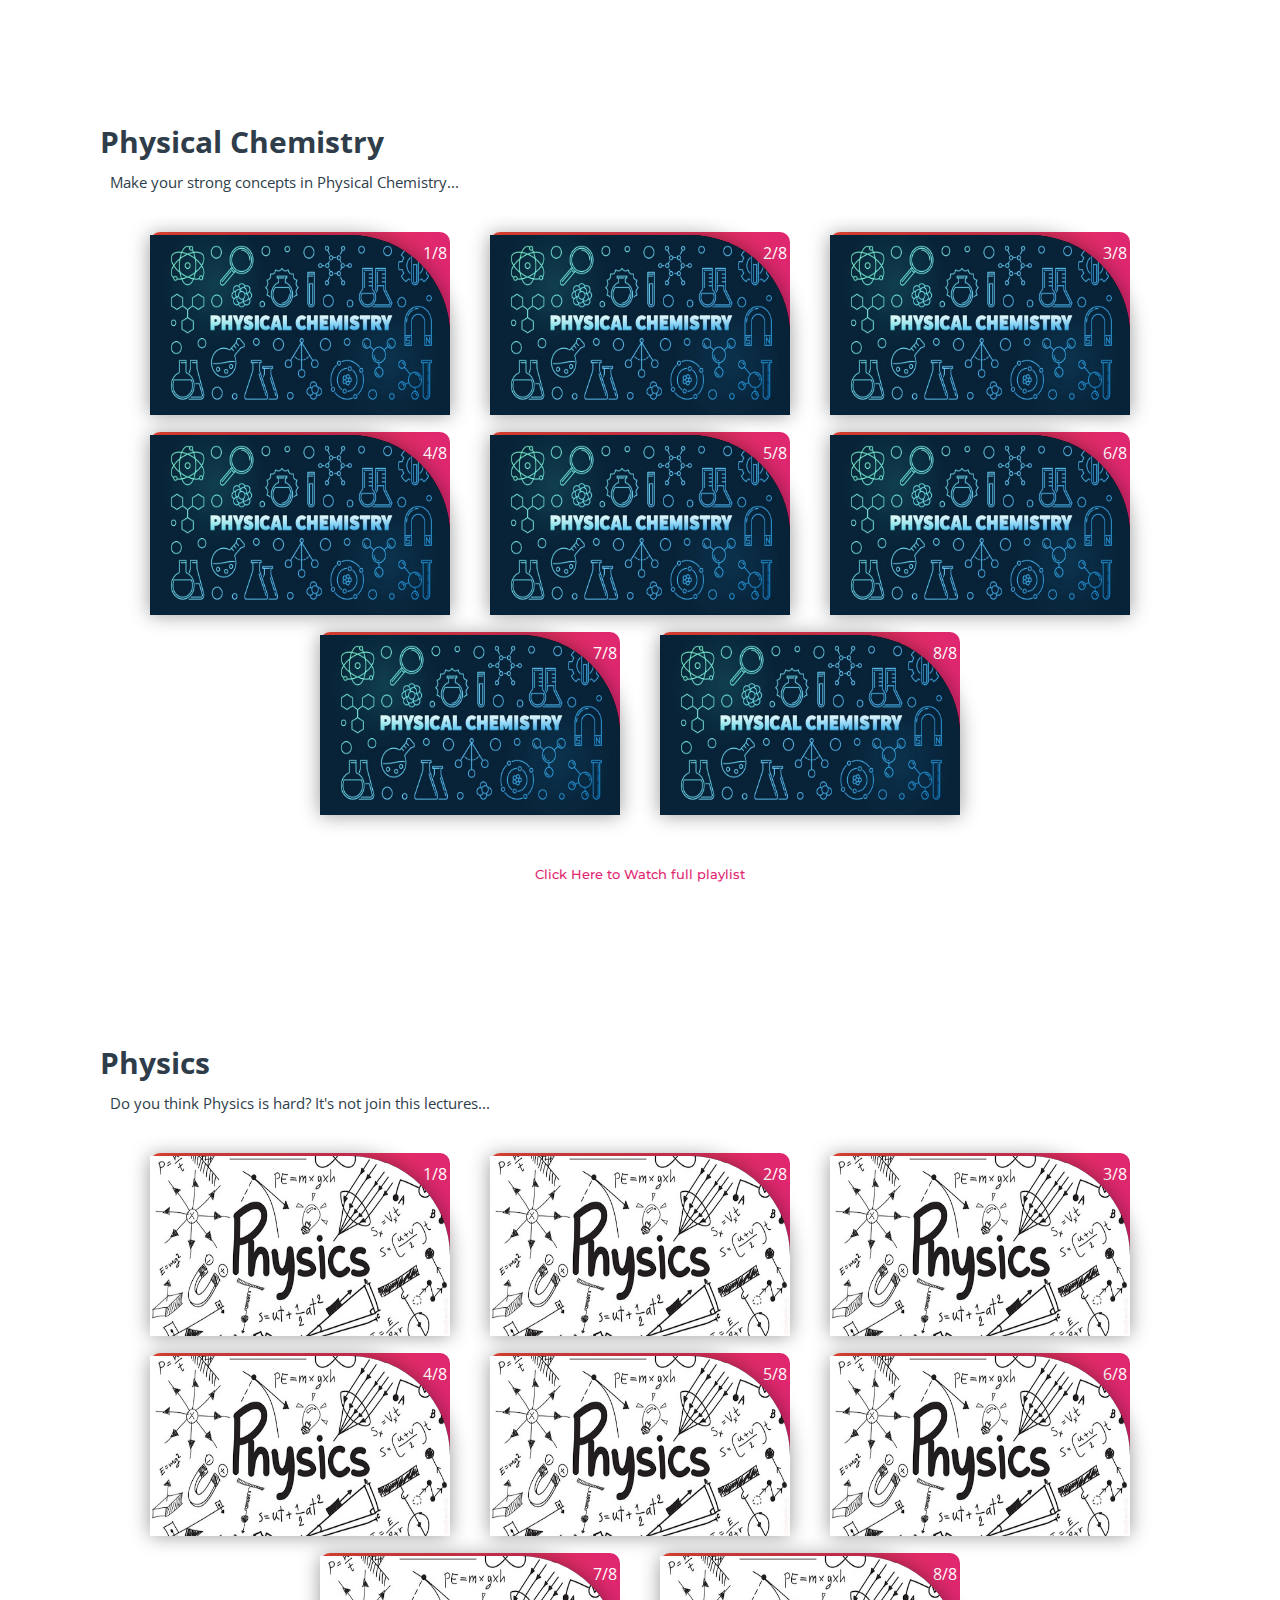
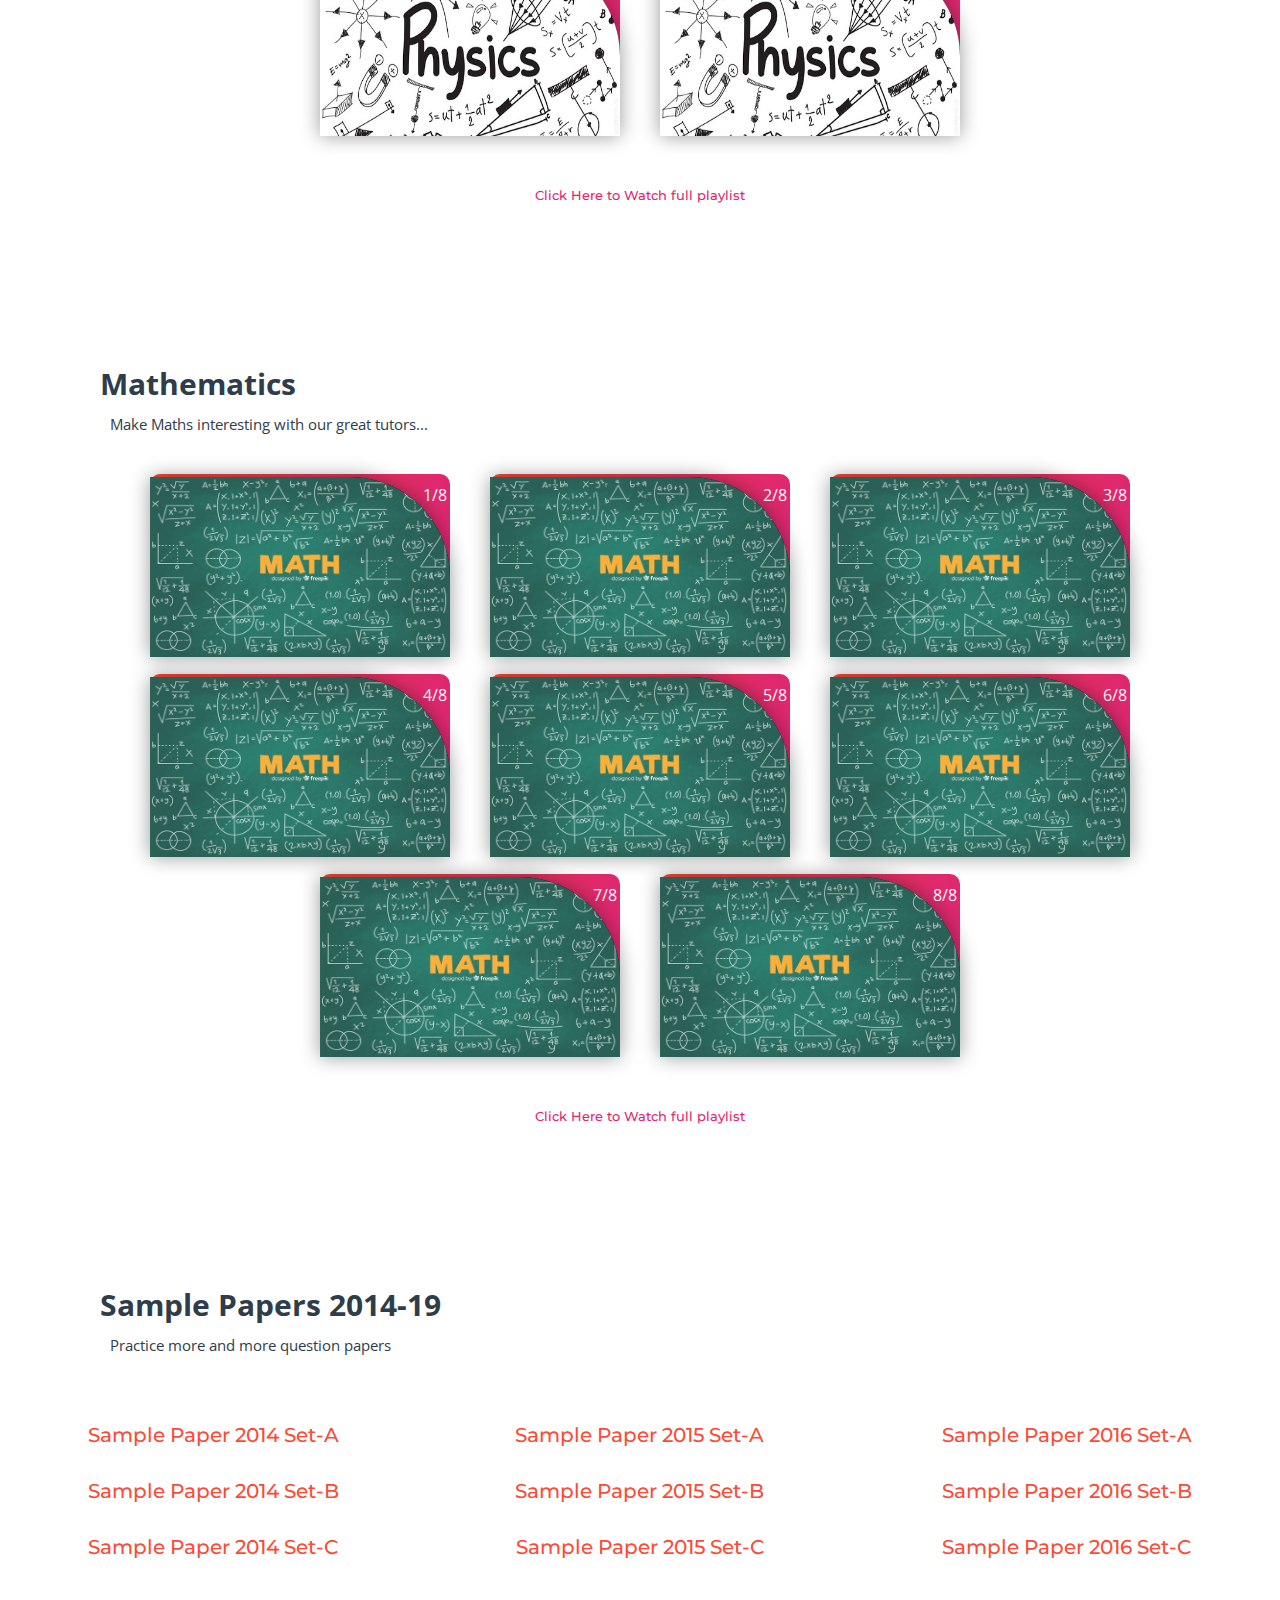
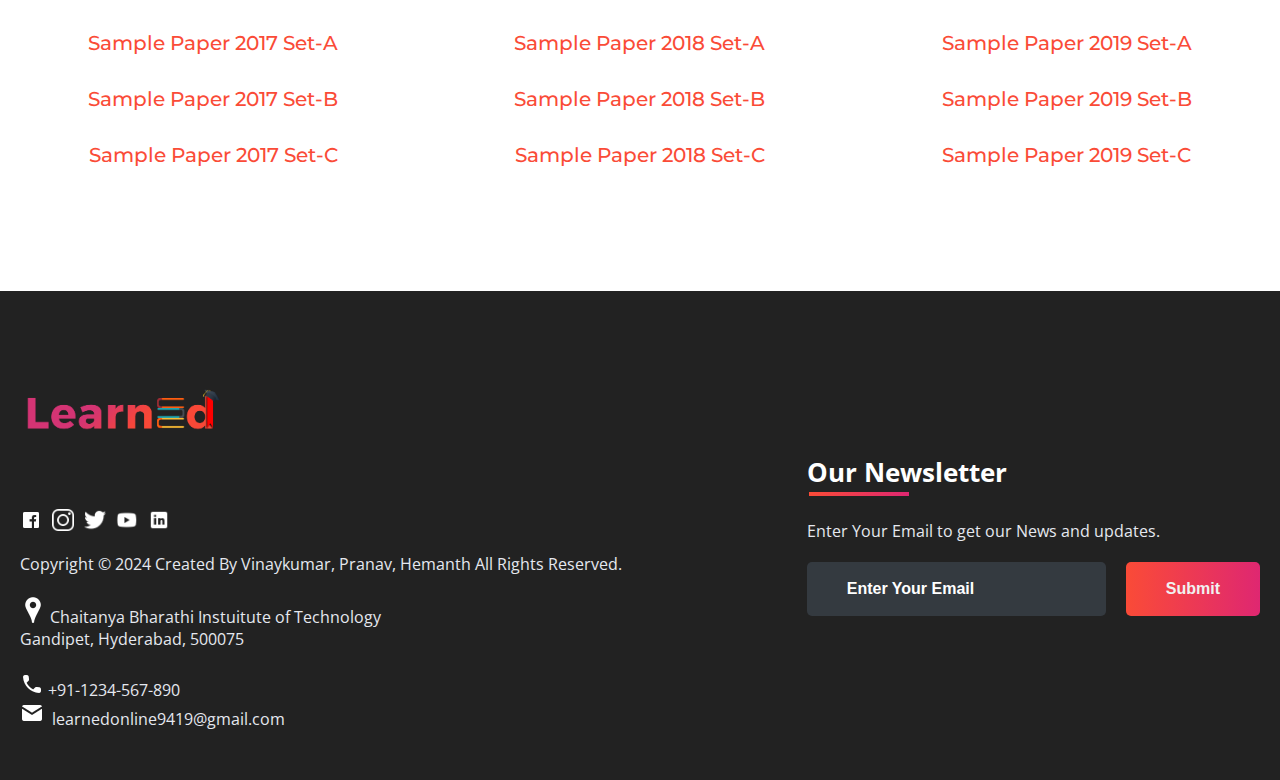
<file: subjects/jee.html>
<!DOCTYPE html>
<html>
<head>
	<link rel="shortcut icon" type="png" href="../images/icon/favicon.png">
	<title>Prepare for JEE Mains & Advanced</title>
	<link rel="stylesheet" type="text/css" href="subjects.css">
	<script type="text/javascript" src="../script.js"></script>
</head>
<body>

	<!-- NAVIGATION -->
	<header>
		<div class="nav" id="nav">
			<div id="learned-logo">
			<a href="../index.html"><img src="../images/icon/logo.png" style="width: 120px;"></a></div>
			<div class="switch-tab" id="switch-tab" onclick="switchTAB()"><img src="../images/icon/menu.png"></div>
			<ul id="list-switch">
				<li><a href="#"><img src="../images/courses/d1.png" class="icon">JEE</a></li>
				<li><a href="gate.html"><img src="../images/courses/paper.png" class="icon">GATE</a></li>
				<li><a href="computer_courses.html"><img src="../images/courses/computer.png" class="icon">Computer Courses</a></li>
				<li><a href="computer_courses.html#data"><img src="../images/courses/data.png" class="icon">Data Structures</a></li>
				<li><a href="computer_courses.html#algo"><img src="../images/courses/algo.png" class="icon">Algorithm</a></li>
				<li><a href="computer_courses.html#projects"><img src="../images/courses/projects.png" class="icon">Projects</a></li>
			</ul>
			<div class="search" id="search-switch">
				<input type="text" placeholder="Search" class="srch"><button id="srchbtn"><img src="../images/icon/search.png"></button>
			</div>
		</div>
	</header>

	<div class="title">
		<span>Prepare for JEE Mains & Advanced<br>on LearnEd</span>
		<div class="shortdesc">
			<p>Learn your basic concepts to prepare for a career in<br>Engineering and Medical fields</p>
		</div>
	</div>

<!-- Quick Links -->
	<div class="course">
		<div class="cbox">
		<div class="det"><a href="https://en.wikipedia.org/wiki/Projectile" target="_blank">Projectile</a></div>
		<div class="det"><a href="https://en.wikipedia.org/wiki/Snell%27s_law" target="_blank">Snell's Law</a></div>
		<div class="det"><a href="https://en.wikipedia.org/wiki/Light" target="_blank">Light</a></div>
		<div class="det"><a href="https://en.wikipedia.org/wiki/Maxwell%27s_equations" target="_blank">Maxwell Equations</a></div>
		<div class="det"><a href="https://en.wikipedia.org/wiki/Laser" target="_blank">LASER</a></div>
		<div class="det"><a href="https://en.wikipedia.org/wiki/Gravity" target="_blank">Gravitation</a></div>
		<div class="det"><a href="https://en.wikipedia.org/wiki/Inertia" target="_blank">Inertia</a></div>
		<div class="det"><a href="https://en.wikipedia.org/wiki/Current" target="_blank">Current</a></div>
		</div>
		<div class="cbox">
		<div class="det"><a href="#organic">Organic Chemistry</a></div>
		<div class="det"><a href="https://en.wikipedia.org/wiki/Thermodynamics" target="_blank">Thermodynamics</a></div>
		<div class="det"><a href="https://en.wikipedia.org/wiki/Chemical_process" target="_blank">Chemical Process</a></div>
		<div class="det"><a href="#physical">Physical Chemistry</a></div>
		<div class="det"><a href="#inorganic">Inorganic Chemistry</a></div>
		<div class="det"><a href="https://en.wikipedia.org/wiki/Periodic_table" target="_blank">Periodic Table</a></div>
		<div class="det"><a href="https://en.wikipedia.org/wiki/Equilibrium" target="_blank">Equilibrium</a></div>
		</div>
		<div class="cbox">
		<div class="det"><a href="#math">Differential</a></div>
		<div class="det"><a href="#math">Calculus</a></div>
		<div class="det"><a href="#math">Algebra</a></div>
		<div class="det"><a href="#math">Trigonometry</a></div>
		<div class="det"><a href="#math">Integration</a></div>
		<div class="det"><a href="#math">Matrices</a></div>
		<div class="det"><a href="#math">Determinants</a></div>
		<div class="det"><a href="#math">Differentiation</a></div>
		</div>
	</div>

	<div class="inbt">
		Accelerate your career with JEE Main & Advanced programs
	</div>

<!-- COURSES AVAILABLE -->
	<div class="ccard">
	<center>
		<div class="ccardbox">
			<div class="dcard">
				<div class="fpart"><img src="../images/courses/organic.jpg"></div>
				<a href="#organic"><div class="spart">2 Courses <img src="../images/icon/dropdown.png"></div></a>
			</div>
			<div class="dcard">
				<div class="fpart"><img src="../images/courses/inorganic.jpg"></div>
				<a href="#inorganic"><div class="spart">5 Courses <img src="../images/icon/dropdown.png"></div></a>
			</div>
			<div class="dcard">
				<div class="fpart"><img src="../images/courses/physical.jpg"></div>
				<a href="#physical"><div class="spart">3 Courses <img src="../images/icon/dropdown.png"></div></a>
			</div>
		</div>
		<div class="ccardbox">
			<div class="dcard">
				<div class="fpart"><img src="../images/courses/physics.jpg"></div>
				<a href="#physics"><div class="spart">6 Courses <img src="../images/icon/dropdown.png"></div></a>
			</div>
			<div class="dcard">
				<div class="fpart"><img src="../images/courses/math.jpg"></div>
				<a href="#math"><div class="spart">2 Courses <img src="../images/icon/dropdown.png"></div></a>
			</div>
			<div class="dcard">
				<div class="fpart"><img src="../images/courses/paper-download.png"></div>
				<a href="#sample_papers"><div class="spart">1 Courses <img src="../images/icon/dropdown.png"></div></a>
			</div>
		</div>
	</center>
	</div>

<!-- VIDEOS SECTION -->
	<div class="title2" id="organic">
		<span>Organic Chemistry</span>
		<div class="shortdesc2">
			<p>Make strong concepts in Organic Chemistry with great tutors...</p>
		</div>
	</div>
	
	<center>
		<div class="ccardbox2">
			<div class="dcard2"><span class="tag" >1/8</span>
				<div class="fpart2"><img src="../images/courses/organic.jpg">
					<iframe src="https://www.youtube.com/embed/bSMx0NS0XfY" frameborder="0" allow="accelerometer; autoplay; encrypted-media; gyroscope; picture-in-picture" allowfullscreen></iframe>
				</div>
			</div>
			<div class="dcard2"><span class="tag" >2/8</span>
				<div class="fpart2"><img src="../images/courses/organic.jpg">
					<iframe src="https://www.youtube.com/embed/bSMx0NS0XfY" frameborder="0" allow="accelerometer; autoplay; encrypted-media; gyroscope; picture-in-picture" allowfullscreen></iframe>
				</div>
			</div>
			<div class="dcard2"><span class="tag" >3/8</span>
				<div class="fpart2"><img src="../images/courses/organic.jpg">
					<iframe src="https://www.youtube.com/embed/bSMx0NS0XfY" frameborder="0" allow="accelerometer; autoplay; encrypted-media; gyroscope; picture-in-picture" allowfullscreen></iframe>
				</div>
			</div>
			<div class="dcard2"><span class="tag" >4/8</span>
				<div class="fpart2"><img src="../images/courses/organic.jpg">
					<iframe src="https://www.youtube.com/embed/bSMx0NS0XfY" frameborder="0" allow="accelerometer; autoplay; encrypted-media; gyroscope; picture-in-picture" allowfullscreen></iframe>
				</div>
			</div>
		
			<div class="dcard2"><span class="tag" >5/8</span>
				<div class="fpart2"><img src="../images/courses/organic.jpg">
					<iframe src="https://www.youtube.com/embed/bSMx0NS0XfY" frameborder="0" allow="accelerometer; autoplay; encrypted-media; gyroscope; picture-in-picture" allowfullscreen></iframe>
				</div>
			</div>
			<div class="dcard2"><span class="tag" >6/8</span>
				<div class="fpart2"><img src="../images/courses/organic.jpg">
					<iframe src="https://www.youtube.com/embed/bSMx0NS0XfY" frameborder="0" allow="accelerometer; autoplay; encrypted-media; gyroscope; picture-in-picture" allowfullscreen></iframe>
				</div>
			</div>
			<div class="dcard2"><span class="tag" >7/8</span>
				<div class="fpart2"><img src="../images/courses/organic.jpg">
					<iframe src="https://www.youtube.com/embed/bSMx0NS0XfY" frameborder="0" allow="accelerometer; autoplay; encrypted-media; gyroscope; picture-in-picture" allowfullscreen></iframe>
				</div>
			</div>
			<div class="dcard2"><span class="tag" >8/8</span>
				<div class="fpart2"><img src="../images/courses/organic.jpg">
					<iframe src="https://www.youtube.com/embed/bSMx0NS0XfY" frameborder="0" allow="accelerometer; autoplay; encrypted-media; gyroscope; picture-in-picture" allowfullscreen></iframe>
				</div>
			</div>
		</div>
	</center>

<br><br>
	<div class="click-me">
		<a href="https://www.youtube.com/watch?v=bSMx0NS0XfY&list=PL8dPuuaLjXtONguuhLdVmq0HTKS0jksS4" target="_blank">Click Here to Watch full playlist</a>
	</div>

<!-- VIDEOS SECTION -->

	<div class="title2" id="inorganic">
		<span>Inorganic Chemistry</span>
		<div class="shortdesc2">
			<p>Make your strong concepts in Inorganic Chemistry...</p>
		</div>
	</div>
	<center>
		<div class="ccardbox2">
			<div class="dcard2"><span class="tag" >1/8</span>
				<div class="fpart2"><img src="../images/courses/inorganic.jpg">
					<iframe src="https://www.youtube.com/embed/2B8CRyfGLo4" frameborder="0" allow="accelerometer; autoplay; encrypted-media; gyroscope; picture-in-picture" allowfullscreen></iframe>
				</div>
			</div>
			<div class="dcard2"><span class="tag" >2/8</span>
				<div class="fpart2"><img src="../images/courses/inorganic.jpg">
					<iframe src="https://www.youtube.com/embed/2B8CRyfGLo4" frameborder="0" allow="accelerometer; autoplay; encrypted-media; gyroscope; picture-in-picture" allowfullscreen></iframe>
				</div>
			</div>
			<div class="dcard2"><span class="tag" >3/8</span>
				<div class="fpart2"><img src="../images/courses/inorganic.jpg">
					<iframe src="https://www.youtube.com/embed/2B8CRyfGLo4" frameborder="0" allow="accelerometer; autoplay; encrypted-media; gyroscope; picture-in-picture" allowfullscreen></iframe>
				</div>
			</div>
			<div class="dcard2"><span class="tag" >4/8</span>
				<div class="fpart2"><img src="../images/courses/inorganic.jpg">
					<iframe src="https://www.youtube.com/embed/2B8CRyfGLo4" frameborder="0" allow="accelerometer; autoplay; encrypted-media; gyroscope; picture-in-picture" allowfullscreen></iframe>
				</div>
			</div>
		
			<div class="dcard2"><span class="tag" >5/8</span>
				<div class="fpart2"><img src="../images/courses/inorganic.jpg">
					<iframe src="https://www.youtube.com/embed/2B8CRyfGLo4" frameborder="0" allow="accelerometer; autoplay; encrypted-media; gyroscope; picture-in-picture" allowfullscreen></iframe>
				</div>
			</div>
			<div class="dcard2"><span class="tag" >6/8</span>
				<div class="fpart2"><img src="../images/courses/inorganic.jpg">
					<iframe src="https://www.youtube.com/embed/2B8CRyfGLo4" frameborder="0" allow="accelerometer; autoplay; encrypted-media; gyroscope; picture-in-picture" allowfullscreen></iframe>
				</div>
			</div>
			<div class="dcard2"><span class="tag" >7/8</span>
				<div class="fpart2"><img src="../images/courses/inorganic.jpg">
					<iframe src="https://www.youtube.com/embed/2B8CRyfGLo4" frameborder="0" allow="accelerometer; autoplay; encrypted-media; gyroscope; picture-in-picture" allowfullscreen></iframe>
				</div>
			</div>
			<div class="dcard2"><span class="tag" >8/8</span>
				<div class="fpart2"><img src="../images/courses/inorganic.jpg">
					<iframe src="https://www.youtube.com/embed/Iuo9PpGE04Y" frameborder="0" allow="accelerometer; autoplay; encrypted-media; gyroscope; picture-in-picture" allowfullscreen></iframe>
				</div>
			</div>
		</div>
	</center>
<br><br>
	<div class="click-me">
		<a href="https://www.youtube.com/watch?v=2B8CRyfGLo4" target="_blank">Click Here to Watch full playlist</a>
	</div>

<!-- VIDEOS SECTION -->

	<div class="title2" id="physical">
		<span>Physical Chemistry</span>
		<div class="shortdesc2">
			<p>Make your strong concepts in Physical Chemistry...</p>
		</div>
	</div>
	<center>
		<div class="ccardbox2">
			<div class="dcard2"><span class="tag" >1/8</span>
				<div class="fpart2"><img src="../images/courses/physical.jpg">
					<iframe src="https://www.youtube.com/embed/2y4cf47I21A" frameborder="0" allow="accelerometer; autoplay; encrypted-media; gyroscope; picture-in-picture" allowfullscreen></iframe>
				</div>
			</div>
			<div class="dcard2"><span class="tag" >2/8</span>
				<div class="fpart2"><img src="../images/courses/physical.jpg">
					<iframe src="https://www.youtube.com/embed/2y4cf47I21A" frameborder="0" allow="accelerometer; autoplay; encrypted-media; gyroscope; picture-in-picture" allowfullscreen></iframe>
				</div>
			</div>
			<div class="dcard2"><span class="tag" >3/8</span>
				<div class="fpart2"><img src="../images/courses/physical.jpg">
					<iframe src="https://www.youtube.com/embed/2y4cf47I21A" frameborder="0" allow="accelerometer; autoplay; encrypted-media; gyroscope; picture-in-picture" allowfullscreen></iframe>
				</div>
			</div>
			<div class="dcard2"><span class="tag" >4/8</span>
				<div class="fpart2"><img src="../images/courses/physical.jpg">
					<iframe src="https://www.youtube.com/embed/2y4cf47I21A" frameborder="0" allow="accelerometer; autoplay; encrypted-media; gyroscope; picture-in-picture" allowfullscreen></iframe>
				</div>
			</div>
		
			<div class="dcard2"><span class="tag" >5/8</span>
				<div class="fpart2"><img src="../images/courses/physical.jpg">
					<iframe src="https://www.youtube.com/embed/2y4cf47I21A" frameborder="0" allow="accelerometer; autoplay; encrypted-media; gyroscope; picture-in-picture" allowfullscreen></iframe>
				</div>
			</div>
			<div class="dcard2"><span class="tag" >6/8</span>
				<div class="fpart2"><img src="../images/courses/physical.jpg">
					<iframe src="https://www.youtube.com/embed/2y4cf47I21A" frameborder="0" allow="accelerometer; autoplay; encrypted-media; gyroscope; picture-in-picture" allowfullscreen></iframe>
				</div>
			</div>
			<div class="dcard2"><span class="tag" >7/8</span>
				<div class="fpart2"><img src="../images/courses/physical.jpg">
					<iframe src="https://www.youtube.com/embed/2y4cf47I21A" frameborder="0" allow="accelerometer; autoplay; encrypted-media; gyroscope; picture-in-picture" allowfullscreen></iframe>
				</div>
			</div>
			<div class="dcard2"><span class="tag" >8/8</span>
				<div class="fpart2"><img src="../images/courses/physical.jpg">
					<iframe src="https://www.youtube.com/embed/2y4cf47I21A" frameborder="0" allow="accelerometer; autoplay; encrypted-media; gyroscope; picture-in-picture" allowfullscreen></iframe>
				</div>
			</div>
		</div>
	</center>
<br><br>
	<div class="click-me">
		<a href="https://youtu.be/2y4cf47I21A" target="_blank">Click Here to Watch full playlist</a>
	</div>


<!-- VIDEOS SECTION -->

	<div class="title2" id="physics">
		<span>Physics</span>
		<div class="shortdesc2">
			<p>Do you think Physics is hard? It's not join this lectures...</p>
		</div>
	</div>
	<center>
		<div class="ccardbox2">
			<div class="dcard2"><span class="tag" >1/8</span>
				<div class="fpart2"><img src="../images/courses/physics.jpg">
					<iframe src="https://www.youtube.com/embed/FYE0YYuAyu0" frameborder="0" allow="accelerometer; autoplay; encrypted-media; gyroscope; picture-in-picture" allowfullscreen></iframe>
				</div>
			</div>
			<div class="dcard2"><span class="tag" >2/8</span>
				<div class="fpart2"><img src="../images/courses/physics.jpg">
					<iframe src="https://www.youtube.com/embed/FYE0YYuAyu0" frameborder="0" allow="accelerometer; autoplay; encrypted-media; gyroscope; picture-in-picture" allowfullscreen></iframe>
				</div>
			</div>
			<div class="dcard2"><span class="tag" >3/8</span>
				<div class="fpart2"><img src="../images/courses/physics.jpg">
					<iframe src="https://www.youtube.com/embed/FYE0YYuAyu0" frameborder="0" allow="accelerometer; autoplay; encrypted-media; gyroscope; picture-in-picture" allowfullscreen></iframe>
				</div>
			</div>
			<div class="dcard2"><span class="tag" >4/8</span>
				<div class="fpart2"><img src="../images/courses/physics.jpg">
					<iframe src="https://www.youtube.com/embed/FYE0YYuAyu0" frameborder="0" allow="accelerometer; autoplay; encrypted-media; gyroscope; picture-in-picture" allowfullscreen></iframe>
				</div>
			</div>
		
			<div class="dcard2"><span class="tag" >5/8</span>
				<div class="fpart2"><img src="../images/courses/physics.jpg">
					<iframe src="https://www.youtube.com/embed/FYE0YYuAyu0" frameborder="0" allow="accelerometer; autoplay; encrypted-media; gyroscope; picture-in-picture" allowfullscreen></iframe>
				</div>
			</div>
			<div class="dcard2"><span class="tag" >6/8</span>
				<div class="fpart2"><img src="../images/courses/physics.jpg">
					<iframe src="https://www.youtube.com/embed/FYE0YYuAyu0" frameborder="0" allow="accelerometer; autoplay; encrypted-media; gyroscope; picture-in-picture" allowfullscreen></iframe>
				</div>
			</div>
			<div class="dcard2"><span class="tag" >7/8</span>
				<div class="fpart2"><img src="../images/courses/physics.jpg">
					<iframe src="https://www.youtube.com/embed/FYE0YYuAyu0" frameborder="0" allow="accelerometer; autoplay; encrypted-media; gyroscope; picture-in-picture" allowfullscreen></iframe>
				</div>
			</div>
			<div class="dcard2"><span class="tag" >8/8</span>
				<div class="fpart2"><img src="../images/courses/physics.jpg">
					<iframe src="https://www.youtube.com/embed/FYE0YYuAyu0" frameborder="0" allow="accelerometer; autoplay; encrypted-media; gyroscope; picture-in-picture" allowfullscreen></iframe>
				</div>
			</div>
		</div>
	</center>
<br><br>
	<div class="click-me">
		<a href="https://youtu.be/FYE0YYuAyu0" target="_blank">Click Here to Watch full playlist</a>
	</div>

<!-- VIDEOS SECTION -->

	<div class="title2" id="math">
		<span>Mathematics</span>
		<div class="shortdesc2">
			<p>Make Maths interesting with our great tutors...</p>
		</div>
	</div>
	<center>
		<div class="ccardbox2">
			<div class="dcard2"><span class="tag" >1/8</span>
				<div class="fpart2"><img src="../images/courses/math.jpg">
					<iframe src="https://www.youtube.com/embed/xxGyTHWrHZg" frameborder="0" allow="accelerometer; autoplay; encrypted-media; gyroscope; picture-in-picture" allowfullscreen></iframe>
				</div>
			</div>
			<div class="dcard2"><span class="tag" >2/8</span>
				<div class="fpart2"><img src="../images/courses/math.jpg">
					<iframe src="https://www.youtube.com/embed/xxGyTHWrHZg" frameborder="0" allow="accelerometer; autoplay; encrypted-media; gyroscope; picture-in-picture" allowfullscreen></iframe>
				</div>
			</div>
			<div class="dcard2"><span class="tag" >3/8</span>
				<div class="fpart2"><img src="../images/courses/math.jpg">
					<iframe src="https://www.youtube.com/embed/xxGyTHWrHZg" frameborder="0" allow="accelerometer; autoplay; encrypted-media; gyroscope; picture-in-picture" allowfullscreen></iframe>
				</div>
			</div>
			<div class="dcard2"><span class="tag" >4/8</span>
				<div class="fpart2"><img src="../images/courses/math.jpg">
					<iframe src="https://www.youtube.com/embed/xxGyTHWrHZg" frameborder="0" allow="accelerometer; autoplay; encrypted-media; gyroscope; picture-in-picture" allowfullscreen></iframe>
				</div>
			</div>
		
			<div class="dcard2"><span class="tag" >5/8</span>
				<div class="fpart2"><img src="../images/courses/math.jpg">
					<iframe src="https://www.youtube.com/embed/xxGyTHWrHZg" frameborder="0" allow="accelerometer; autoplay; encrypted-media; gyroscope; picture-in-picture" allowfullscreen></iframe>
				</div>
			</div>
			<div class="dcard2"><span class="tag" >6/8</span>
				<div class="fpart2"><img src="../images/courses/math.jpg">
					<iframe src="https://www.youtube.com/embed/xxGyTHWrHZg" frameborder="0" allow="accelerometer; autoplay; encrypted-media; gyroscope; picture-in-picture" allowfullscreen></iframe>
				</div>
			</div>
			<div class="dcard2"><span class="tag" >7/8</span>
				<div class="fpart2"><img src="../images/courses/math.jpg">
					<iframe src="https://www.youtube.com/embed/xxGyTHWrHZg" frameborder="0" allow="accelerometer; autoplay; encrypted-media; gyroscope; picture-in-picture" allowfullscreen></iframe>
				</div>
			</div>
			<div class="dcard2"><span class="tag" >8/8</span>
				<div class="fpart2"><img src="../images/courses/math.jpg">
					<iframe src="https://www.youtube.com/embed/xxGyTHWrHZg" frameborder="0" allow="accelerometer; autoplay; encrypted-media; gyroscope; picture-in-picture" allowfullscreen></iframe>
				</div>
			</div>
		</div>
	</center>

<br><br>
	<div class="click-me">
		<a href="https://youtu.be/xxGyTHWrHZg" target="_blank">Click Here to Watch full playlist</a>
	</div>


<!-- SAMPLE PAPERS -->
	<div class="title2" id="sample_papers">
		<span>Sample Papers 2014-19</span>
		<div class="shortdesc2">
			<p>Practice more and more question papers</p>
		</div>
	</div>

	<div class="sample">
		<ul>
			<li><a href="../samplePapers/p1.pdf" target="_blank">Sample Paper 2014 Set-A</a></li>
			<li><a href="../samplePapers/p1.pdf" target="_blank">Sample Paper 2014 Set-B</a></li>
			<li><a href="../samplePapers/p1.pdf" target="_blank">Sample Paper 2014 Set-C</a></li>
		</ul>
		<ul>
			<li><a href="../samplePapers/p1.pdf" target="_blank">Sample Paper 2015 Set-A</a></li>
			<li><a href="../samplePapers/p1.pdf" target="_blank">Sample Paper 2015 Set-B</a></li>
			<li><a href="../samplePapers/p1.pdf" target="_blank">Sample Paper 2015 Set-C</a></li>
		</ul>
		<ul>
			<li><a href="../samplePapers/p1.pdf" target="_blank">Sample Paper 2016 Set-A</a></li>
			<li><a href="../samplePapers/p1.pdf" target="_blank">Sample Paper 2016 Set-B</a></li>
			<li><a href="../samplePapers/p1.pdf" target="_blank">Sample Paper 2016 Set-C</a></li>
		</ul>
	</div>
	<div class="sample lastSample">
		<ul>
			<li><a href="../samplePapers/p1.pdf" target="_blank">Sample Paper 2017 Set-A</a></li>
			<li><a href="../samplePapers/p1.pdf" target="_blank">Sample Paper 2017 Set-B</a></li>
			<li><a href="../samplePapers/p1.pdf" target="_blank">Sample Paper 2017 Set-C</a></li>
		</ul>
		<ul>
			<li><a href="../samplePapers/p1.pdf" target="_blank">Sample Paper 2018 Set-A</a></li>
			<li><a href="../samplePapers/p1.pdf" target="_blank">Sample Paper 2018 Set-B</a></li>
			<li><a href="../samplePapers/p1.pdf" target="_blank">Sample Paper 2018 Set-C</a></li>
		</ul>
		<ul>
			<li><a href="../samplePapers/p1.pdf" target="_blank">Sample Paper 2019 Set-A</a></li>
			<li><a href="../samplePapers/p1.pdf" target="_blank">Sample Paper 2019 Set-B</a></li>
			<li><a href="../samplePapers/p1.pdf" target="_blank">Sample Paper 2019 Set-C</a></li>
		</ul>
	</div>

<!-- FOOTER -->
<footer>
	<div class="footer-container">
		<div class="left-col">
			<img src="../images/icon/logo - Copy.png" style="width: 200px;">
			<div class="logo"></div>
			<div class="social-media">
				<a href="#"><img src="../images/icon\fb.png"></a>
				<a href="#"><img src="../images/icon\insta.png"></a>
				<a href="#"><img src="../images/icon\tt.png"></a>
				<a href="#"><img src="../images/icon\ytube.png"></a>
				<a href="#"><img src="../images/icon\linkedin.png"></a>
			</div><br><br>
			<p class="rights-text">Copyright © 2024 Created By Vinaykumar, Pranav, Hemanth All Rights Reserved.</p>
			<br><p><img src="../images/icon/location.png"> Chaitanya Bharathi Instuitute of Technology<br>Gandipet, Hyderabad, 500075</p><br>
			<p><img src="../images/icon/phone.png"> +91-1234-567-890<br><img src="../images/icon/mail.png">&nbsp; learnedonline9419@gmail.com</p>
		</div>
		<div class="right-col">
			<h1 style="color: #fff">Our Newsletter</h1>
			<div class="border"></div><br>
			<p>Enter Your Email to get our News and updates.</p>
			<form class="newsletter-form">
				<input class="txtb" type="email" placeholder="Enter Your Email">
				<input class="btn" type="submit" value="Submit">
			</form>
		</div>
	</div>
</footer>

</body>
</html>
</file>
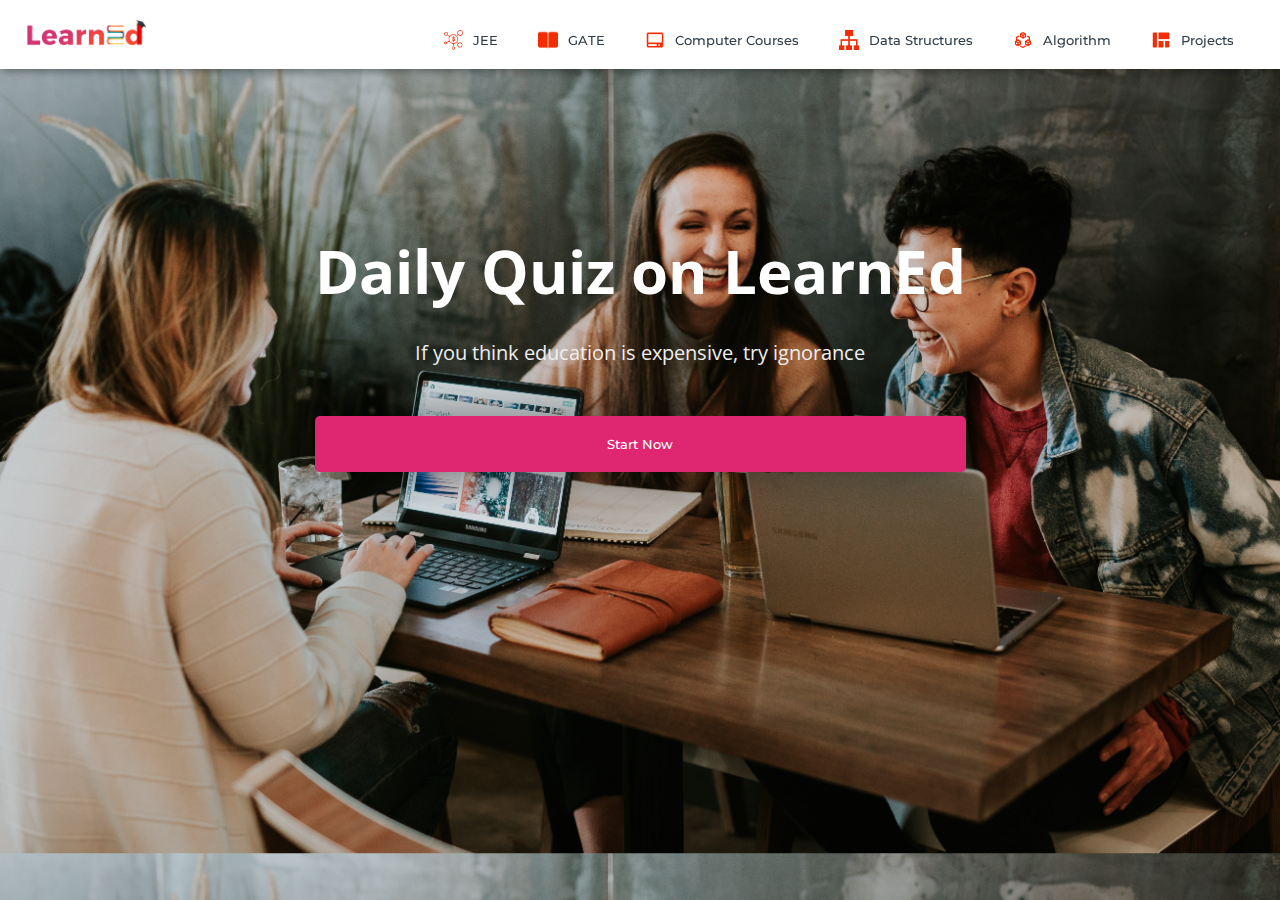
<file: subjects/quiz.html>
<!DOCTYPE html>
<html>
<head>
	<link rel="shortcut icon" type="png" href="../images/icon/favicon.png">
	<title>Quiz on LearnEd</title>
	<link rel="stylesheet" type="text/css" href="quizStyle.css">
	<script type="text/javascript" src="../script.js"></script>
</head>
<body>
	
<!-- NAVIGATION -->
	<header>
		<div class="nav" id="nav">
			<div id="learned-logo">
			<a href="../index.html"><img src="../images/icon/logo.png" style="width: 120px;"></a></div>
			<div class="switch-tab" id="switch-tab" onclick="switchTAB()"><img src="../images/icon/menu.png"></div>
			<ul id="list-switch">
				<li><a href="jee.html"><img src="../images/courses/d1.png" class="icon">JEE</a></li>
				<li><a href="gate.html"><img src="../images/courses/paper.png" class="icon">GATE</a></li>
				<li><a href="computer_courses.html"><img src="../images/courses/computer.png" class="icon">Computer Courses</a></li>
				<li><a href="computer_courses.html#data"><img src="../images/courses/data.png" class="icon">Data Structures</a></li>
				<li><a href="computer_courses.html#algo"><img src="../images/courses/algo.png" class="icon">Algorithm</a></li>
				<li><a href="computer_courses.html#projects"><img src="../images/courses/projects.png" class="icon">Projects</a></li>
			</ul>
			<div class="search" id="search-switch">
				<input type="search" placeholder="Search" class="srch"><button id="srchbtn"><img src="../images/icon/search.png"></button>
			</div>
		</div>
	</header>
	

<!-- MAIN Heading of Page -->
	<div class="title" id="title">
		<span>Daily Quiz on LearnEd</span>
		<div class="shortdesc"><br>
			<p>If you think education is expensive, try ignorance</p>
		</div>
		<button onclick="startquiz()">Start Now</button>
	</div>


<div class="panel" id="panel">
	
	<div class="left-side" id="left">
		<ul>
			<li onclick="quizt(1)">HOME</li>
			<li onclick="quizt(2)">JEE Mains</li>
			<li onclick="quizt(3)">JEE Advanced</li>
			<li onclick="quizt(4)">GATE</li>
			<li onclick="quizt(5)">C/C++</li>
			<li onclick="quizt(6)">Java</li>
			<li onclick="quizt(7)">Python</li>
			<li onclick="quizt(8)">JavaScript</li>
			<li onclick="quizt(9)">Data Structures</li>
			<li onclick="quizt(10)">Algorithm</li>
			<li onclick="quizt(11)">Interview Questions</li>
		</ul>
	</div>

	<div class="right-side" id="right">
		<div id="quiz-container">
			
			<div id="f1"><div class="quiz-frame main-frame"></div></div>

			<div id="f2"><iframe class="quiz-frame" src="https://docs.google.com/forms/d/e/1FAIpQLSe3hXLPuiQGqj1n3IeeAzM8YLNpgJIIk_zfteoEdWka4X3wxQ/viewform?embedded=true" frameborder="0" marginheight="0" marginwidth="0">Loading…</iframe></div>
			
			<div id="f3"><iframe class="quiz-frame" src="https://docs.google.com/forms/d/e/1FAIpQLSeVTLsd_AqZGpbIMnZRm20OKrjjiYSirWBjfCHpWtAsMQU--g/viewform?embedded=true" frameborder="0" marginheight="0" marginwidth="0">Loading…</iframe></div>
			
			<div id="f4"><iframe class="quiz-frame" src="https://docs.google.com/forms/d/e/1FAIpQLSdjSKZhQp5jqqR34zD_uWMtgXr18F9pdK6YqcafLSP6J7VZjw/viewform?embedded=true" frameborder="0" marginheight="0" marginwidth="0">Loading…</iframe></div>

			<div id="f5"><iframe class="quiz-frame" src="https://docs.google.com/forms/d/e/1FAIpQLSe1xs1-41MAbLN7KkXrJwtGdbl5ydxe_vX_nmFRjf6c0wtYkA/viewform?embedded=true"  frameborder="0" marginheight="0" marginwidth="0">Loading…</iframe></iframe></div>
			
			<div id="f6"><iframe class="quiz-frame" src="https://docs.google.com/forms/d/e/1FAIpQLSdHFDm_BakVxro_zJI78OF2OLJpXgDzzaAVMHD9hptWlXBSpA/viewform?embedded=true" frameborder="0" marginheight="0" marginwidth="0">Loading…</iframe></div>
			
			<div id="f7"><iframe class="quiz-frame" src="https://docs.google.com/forms/d/e/1FAIpQLSdgD7yFEJtqpkImDiLAaQ7w9VcsO688gr1V3Gl7FqwM5yXtWQ/viewform?embedded=true" frameborder="0" marginheight="0" marginwidth="0">Loading…</iframe></div>

			<div id="f8"><iframe class="quiz-frame" src="https://docs.google.com/forms/d/e/1FAIpQLSchDBnai_Aup7YFJQegg4z-qoB338p010VgZRxBYDT17xoRew/viewform?embedded=true" frameborder="0" marginheight="0" marginwidth="0">Loading…</iframe></div>

			<div id="f9"><iframe class="quiz-frame" src="https://docs.google.com/forms/d/e/1FAIpQLSfY5oIAz4R9Ty-LBpx7h4th6OJ0-RkrxIlLslRV4NjwwW8_uw/viewform?embedded=true" frameborder="0" marginheight="0" marginwidth="0">Loading…</iframe></div>
			
			<div id="f10"><iframe class="quiz-frame" src="https://docs.google.com/forms/d/e/1FAIpQLSflwS89sG7H98J9vFgFqJgsKaZ5gpq3yUlOiW3up7RQQ-qRnw/viewform?embedded=true" frameborder="0" marginheight="0" marginwidth="0">Loading…</iframe></div>

			<div id="f11"><iframe class="quiz-frame" src="https://docs.google.com/forms/d/e/1FAIpQLSe_aS8-CMNFdUzI1UE73zahC2bmMwJkmB6FJXPIeKbLIBqB4Q/viewform?embedded=true" frameborder="0" marginheiclass="quiz-frame" ght="0" marginwidth="0">Loading…</iframe></div>

		</div>
	</div>

</div>

	<script type="text/javascript" src="../script.js"></script>
</body>
</html>
</file>
<file: loginStyle.css>
* {
	margin: 0;
	padding: 0;
	font-family: sans-serif;
}

body {
	background-image: linear-gradient(rgba(0,0,0,0),rgba(0,0,0,0.5)),url("images/extra/backwallpaper.jpg");
	background-size: cover;
	background-attachment: fixed;
	display: flex;
	justify-content: center;
}
.logo {
	display: flex;
	justify-content: center;
}
.logo img {
	width: 100px;
}
.form-box
{
	width: 380px;
	height: 500px;
	position: relative;
	margin: 6% auto;
	background: #fff8;
	padding: 5px;
	border-radius: 5px;
	overflow: hidden;
	box-shadow: 0px 0px 100px rgba(0,0,0,0.4);
}

.button-box
{
	width: 220px;
	margin: 35px auto;
	position: relative;
	box-shadow: 0 0 20px 9px rgba(0,0,0,.1);
	border-radius: 30px;
}

.toggle-btn
{
	padding: 10px 30px;
	cursor: pointer;
	background: transparent;
	position: relative;
	border: 0;
	outline: none;
}

#btn
{
	top: 0;
	left: 0;
	position: absolute;
	width: 110px;
	height: 100%;
	background: linear-gradient(to right, #FA4B37, #DF2771);
	border-radius: 30px;
	transition: 0.5s;
}
.social-icons
{
	margin: 30px auto;
	text-align: center;
}
.social-icons img
{
	width: 30px;
	margin: 0 7px;
	cursor: pointer;
	opacity: 0.85;
}

.input-group
{
	top: 180px;
	position: absolute;
	width: 280px;
	transition: .5s;
	font-size: 13px;
	color: #010101;
}
.inp {
	border-bottom: 1px solid rgba(0,0,0,0.4);
	justify-content: center;
}
.inp img{
	width: 20px;
	padding-right: 10px;
}
.input-field
{
	width: 100%;
	padding: 10px 0;
	margin: 5px 0;
	border-left: 0;
	border-right: 0;
	border-top: 0;
	border-bottom: 1px solid rgba(0,0,0,0.4);
	outline: none;
	background: transparent;
	color: rgba(0,0,0);
}
::placeholder { /* Chrome, Firefox, Opera, Safari 10.1+ */
	color: rgba(0,0,0,0.7);
	/*opacity: 1;  Firefox */
}
#register .input-field {
	color: rgba(0,0,0,0.8);
}
.submit-btn
{
	width: 85%;
	padding: 10px 30px;
	cursor: pointer;
	display: block;
	margin: auto;
	background: linear-gradient(to right, #FA4B37, #DF2771);
	color: #fff;
	border: 0;
	outline: none;
	border-radius: 30px;
}

.reg-btn {
	background: lightgray;
}
.check-box
{
	cursor: pointer;
	margin: 30px 10px 30px 0;
}

.instead {
	margin-top: 10px;
}
.instead h3 {
    overflow: hidden;
    text-align: center;
    color: rgba(0,0,0,0.6);
}
.instead h3:before,
.instead h3:after {
    background-color: rgba(0,0,0,0.5);
    content: "";
    display: inline-block;
    height: 1px;
    position: relative;
    vertical-align: middle;
    width: 50%;
}
.instead h3:before {
    right: 0.5em;
    margin-left: -50%;
}
.instead h3:after {
    left: 0.5em;
    margin-right: -50%;
}
span
{
	color: rgba(0,0,0,0.8);
	font-size: 12px;
}

#login
{
	left: 50px;
}
#register
{
	left: 450px;
}

.other {
	display: grid;
	justify-content: center;
	margin-top: 250px;
}

.connect {
	display: flex;
	margin: 10px;
	padding: 0px 30px;
	align-items: center;
	text-align: center;
	justify-content: center;
	border: 1px solid lightgray;
	cursor: pointer;
	outline: none;
	/*border-radius: 10px;*/
	background: #fff3;
}
.connect:hover {
	background: #fff8;
}
.connect img {
	padding: 5px;
	width: 25px;
}
.connect span {
	padding: 10px;
	font-size: 15px;
}
</file>
<file: subjects/subjects.css>
@import url('https://fonts.googleapis.com/css?family=Montserrat:500&display=swap');
@import url('https://fonts.googleapis.com/css?family=Dancing+Script&display=swap');
@import url('https://fonts.googleapis.com/css?family=Open+Sans&display=swap');

* {
	box-sizing: border-box;
	margin: 0;
	padding: 0;
}
html {
	scroll-behavior: smooth;
}
body {
	background: #FFF;
	font-family: 'Open Sans', sans-serif;
}

/*SCROLLBAR Styling*/
::-webkit-scrollbar {
  width: 5px;
}
::-webkit-scrollbar-thumb {
  background: #FA4B37;
  border-radius: 5px;
}
::-webkit-scrollbar-thumb:hover {
  background: #DF2771; 
}

/*NAVIGATION BAR*/
.nav
{
	width: 100%;
	background-color: #fff;
	display: flex;
	flex-wrap: wrap;
	justify-content: space-between;
	align-items: center;
	padding: 20px 2%;
	position: fixed;
	top: 0px;
	z-index: 10;
	box-shadow: 1px 1px 10px rgba(0,0,0,0.5);
}

.nav li, a, button
{
	float: left;
	font-family: "Montserrat", sans-serif;
	font-weight: 500;
	font-size: 13px;
	color: #2E3D49;
	display: block;
	text-decoration: none;
	text-align: center;
}

.nav ul li img {
	width: 20px;
	margin-right: 10px;
	transform: translateY(5px);
	padding-top: 5px;
}

.nav ul li 
{
	list-style: none;
	display: inline-block;
	padding: 0px 20px;
}

.nav ul li a
{
	transition: all 0.3s ease 0s;
}

.nav ul li a:hover
{
	color: #FA4B37;
}

.nav button
{
	padding: 9px 25px;
	background: linear-gradient(to right, #FA4B37, #DF2771);
	color: #fff;
	border: none;
	border-radius: 5px;
	cursor: pointer;
	outline: none;
	transition: all 0.3s ease 0s;
}
#srchbtn {
	padding: 9px 20px;
}
#srchbtn img {
	width: 15px;
	filter: brightness(100);
}
.nav button:hover
{
	opacity: .9;
}
.nav .search
{
	float: right;
}
.nav .search .srch
{
	font-size: 13px;
	width: 300px;
	border: none;
	outline: none;
	border-bottom: 2px solid #FA4B37;
	padding: 9px;
}
.nav .search button
{
	margin-right: 5px;
	float: right;
	margin-left: 10px;
}
.nav .switch-tab {
	cursor: pointer;
	visibility: hidden;
}
.nav .switch-tab img {
	width: 20px;
}
.nav .check-box {
	cursor: pointer;
	visibility: hidden;
}

/*TITLE*/
.title {
	margin-top: 150px;
	margin-left: 100px;
}
.title span{
	font-weight: 700;
	font-family: 'Open Sans', sans-serif;
	font-size: 60px;
	color: #2E3D49;
}
.title .shortdesc {
	padding: 10px;
	font-family: 'Open Sans', sans-serif;
	font-size: 20px;
	color: #2E3D49;
	margin-bottom: 50px;
}

/*Quick Links*/
.course {
	display: grid;
	justify-content: center;
}

.cbox {
	display: inline-flex;
	flex-wrap: wrap;
	justify-content: center;
}
.cbox .det {
	height: 60px;
	margin: 10px;
	background: #fff;
	cursor: pointer;
	border-radius: 50px;
}
.cbox .det a{
	justify-content: space-around;
	width: 100%;
	padding: 20px;
	border-radius: 50px;
	border: 1px solid #FA4B37;
	font-size: 15px;
	color: #272529;
	font-family: cursive;
	text-decoration: none;
}

.cbox .det a:hover{
	background: linear-gradient(to right, #FA4B37, #DF2771);
	color: white;
}

.inbt {
	padding: 10px;
	font-family: 'Open Sans', sans-serif;
	font-size: 30px;
	color: #2E3D49;
	margin: 100px;
	margin-bottom: 50px;
}

/*COURSES AVAILABLE*/
.ccard {
	display: flex;
	flex-wrap: wrap;
	justify-content: center;
	align-items: center;
}
.ccardbox {
	display: flex;
	flex-wrap: wrap;
	justify-content: center;
}

.dcard {
	margin: 10px;
	width: 300px;
	height: 200px;
	background: linear-gradient(to right, #FA4B37, #DF2771);
	border-radius: 10px;
	box-shadow: 0 0 20px rgba(0,0,0,0.4);
}

.dcard .fpart {
	width: inherit;
	height: 150px;
	color: #000;
	text-align: left;
	overflow: hidden;
}
.dcard .fpart img {
	width: 100%;
	height: 100%;
}

.dcard .spart {
	padding: 10px;
	padding-right: 0px;
	color: #fff;
	text-align: left;
	cursor: pointer;
}
.dcard .spart img {
	width: 20px;
	margin-left: 170px;
	cursor: pointer;
	/* transform: rotate(180deg); */
}

.dcard:hover .fpart img{
	transition: .8s ease;
	transform: scale(1.2);
}

/*Small Titles for  Topics*/
.title2 {
	position: relative;
	padding-top: 150px;
	margin-left: 100px;
}
.title2 span{
	font-weight: 700;
	font-family: 'Open Sans', sans-serif;
	font-size: 30px;
	color: #2E3D49;
}
.title2 .shortdesc2 {
	padding: 10px;
	font-family: 'Open Sans', sans-serif;
	font-size: 15px;
	color: #2E3D49;
	margin-bottom: 10px;
}

/*Videos Section*/
.ccardbox2 {
	display: flex;
	justify-content: center;
	flex-wrap: wrap;
}

.dcard2 {
	margin: 20px;
	width: 300px;
	height: 160px;
	background: linear-gradient(to right, #FA4B37, #DF2771);
	border-radius: 10px;
}
.dcard2:hover .fpart2 img {
	display: none;
}
.dcard2 .fpart2 { 
	width: inherit;
	height: 180px;
	background: #000;
	color: #000;
	text-align: left;
	border-top-right-radius: 100px;
	transform: translateY(-19px);
	box-shadow: 0 0 20px rgba(0,0,0,0.4);
	overflow: hidden;
}
.dcard2 .tag {
	position: relative;
	margin-left: 270px;
	top: 10px;
	color: #fff;
}
.dcard2 .fpart2 img {
	width: 100%;
	height: 100%;
}
.fpart2 iframe {
	height: inherit;
	width: inherit;
}

/*Watch Full Playlist*/
.click-me {
	justify-content: center;
	display: flex;
}
.click-me a {
	color: #DF2771;
	text-decoration: none;
	transition-duration: .5s;
	padding: 10px;
}
.click-me a:hover {
	background: #DF2771;
	color: #fff;
}

/*PROJECTS*/
.project-panel {
	/*background: #000;*/
	display: flex;
	flex-wrap: wrap;
	align-items: center;
	justify-content: center;
}
.project-card {
	width: 250px;
	/*height: 220px;*/
	background: #fff;
	margin-right: 10px;
	margin-bottom: 10px;
	border-radius: 5px;
	cursor: pointer;
	box-shadow: 2px 2px 10px rgba(0,0,0,0.3);
}
.project-card img {
	width: inherit;
	/*height: 140px;*/
}
.project-card:hover {
	transform: scale(1.2);
	transition: .5s ease;
}
.project-card:hover .download a{
	visibility: visible;
}
.project-card .info {
	padding: 10px;
}
.project-card .info h4 {
	color: #2E3D49;
}
.project-card .info p {
	font-size: 12px;
}
.download {
	margin-top: 10px;
	display: flex;
	justify-content: center;
}
.download a{
	padding: 5px 10px;
	color: #DF2771;
	font-size: .8em;
	visibility: hidden;
}
.download:hover a{
	transition: .5s ease;
	background: #DF2771;
	color: #fff;
}


/*Sample Papers*/

.sample {
	display: flex;
	align-items: center;
	flex-wrap: wrap;
	justify-content: space-around;
}
.lastSample {
	margin-bottom: 100px;
}
.sample ul {
	margin: 20px;
}

.sample ul li{
	padding: 28px;
	list-style: none;
}

.sample ul li a {
	color: #FA4B37;
	width: 300px;
	font-size: 20px;
}

/*Footer*/

footer {
	color: #E5E8EF;
	background: #000D;
	padding: 50px 0; 
}

footer .footer-container {
	max-width: 1300px;
	margin: auto;
	padding: 0 20px;
	display: flex;
	justify-content: space-between;
	align-items: center;
	flex-wrap: wrap-reverse;
}

footer .social-media img{
	width: 22px;
}

footer .logo {
	width: 180px;
	color: #fff;
	font-family: 'Montserrat', cursive;
}
footer .social-media{
	margin: 20px 0;
}

footer .social-media a{
	color: #001a21;
	margin-right: 10px;
	font-size: 22px;
	text-decoration: none;
}

footer .right-col h1{
	font-size: 26px;
}
footer .border{
	width: 100px;
	height: 4px;
	background: linear-gradient(to right, #FA4B37, #DF2771);
	margin: 2px;
}

footer .newsletter-form {
	display: flex;
	justify-content: center;
	align-items: center;
	flex-wrap: wrap;
}
footer input::placeholder {
  color: white !important;
}
footer .txtb {
	flex: 1;
	padding: 18px 40px;
	font-size: 16px;
	background: #343A40;
	border: none;
	font-weight: 700;
	outline: none;
	border-radius: 5px;
	min-width: 260px;
	margin-top: 20px;
	color: white;
}

footer .btn {
	margin-top: 20px;
	padding: 18px 40px;
	font-size: 16px;
	color: #f1f1f1;
	background: linear-gradient(to right, #FA4B37, #DF2771);
	border: none;
	font-weight: 700;
	outline: none;
	border-radius: 5px;
	margin-left: 20px;
	cursor: pointer;
	transition: opacity .3s linear;	
}

footer .btn:hover {
	opacity: .7;
}


/*For Responsive Website*/
@media screen and (max-width: 960px) {
	.footer-container {
		max-width: 600px;
	}
	.right-col {
		width: 100%;
		margin-bottom: 60px;
	}
	.left-col {
		width: 100%;
		text-align: center;
	}
	.social-media {
		display: flex;
		justify-content: center;
	}
}

@media screen and (max-width: 700px) {
	footer .btn{
		margin: 0;
		width: 100%;
		margin-top: 20px;
	}
}
@media screen and (max-width: 1366px) {
	.search {
		display: none;
		margin-bottom: 10px;
	}
}

@media screen and (max-width: 1000px) {
	.nav ul, .nav .search {
		display: none;
	}
	.nav #learned-logo {
		transition: 1s ease;
		margin-left: 40%;
		transform: scale(1.5);
	}
	.nav ul li{
		width: 100%;
		margin-bottom: 5px;
	}
	.nav .switch-tab {
		visibility: visible;
	}
	.nav .check-box {
		visibility: visible;
	}
	.search {
		visibility: visible;
		margin: 30px;
		margin-top: 0px;
	}
}
</file>
<file: subjects/quizStyle.css>
@import url('https://fonts.googleapis.com/css?family=Montserrat:500&display=swap');
@import url('https://fonts.googleapis.com/css?family=Dancing+Script&display=swap');
@import url('https://fonts.googleapis.com/css?family=Open+Sans&display=swap');

* {
	box-sizing: border-box;
	margin: 0;
	padding: 0;
}
html {
	scroll-behavior: smooth;
}
body {
	background: url(../images/extra/b1.jpg);
	background-size: cover;
	font-family: 'Open Sans', sans-serif;
}

/*Styling SCROLLBAR*/
::-webkit-scrollbar {
  width: 5px;
}
::-webkit-scrollbar-thumb {
  background: #FA4B37;
  border-radius: 5px;
}
::-webkit-scrollbar-thumb:hover {
  background: #DF2771; 
}

/*NAVIGATION BAR*/
.nav
{
	width: 100%;
	background-color: #fff;
	display: flex;
	flex-wrap: wrap;
	justify-content: space-between;
	align-items: center;
	padding: 20px 2%;
	position: fixed;
	top: 0px;
	z-index: 10;
	box-shadow: 1px 1px 10px rgba(0,0,0,0.5);
}

.nav li, a, button
{
	float: left;
	font-family: "Montserrat", sans-serif;
	font-weight: 500;
	font-size: 13px;
	color: #2E3D49;
	display: block;
	text-decoration: none;
	text-align: center;
}

.nav ul li img {
	width: 20px;
	margin-right: 10px;
	transform: translateY(5px);
	padding-top: 5px;
}

.nav ul li 
{
	list-style: none;
	display: inline-block;
	padding: 0px 20px;
}

.nav ul li a
{
	transition: all 0.3s ease 0s;
}

.nav ul li a:hover
{
	color: #FA4B37;
}

.nav button
{
	padding: 9px 25px;
	background: linear-gradient(to right, #FA4B37, #DF2771);
	color: #fff;
	border: none;
	border-radius: 5px;
	cursor: pointer;
	outline: none;
	transition: all 0.3s ease 0s;
}
#srchbtn {
	padding: 9px 20px;
}
#srchbtn img {
	width: 15px;
	filter: brightness(100);
}

.nav button:hover
{
	opacity: .9;
}
.nav .search
{
	float: right;
}
.nav .search .srch
{
	font-size: 13px;
	width: 300px;
	border: none;
	outline: none;
	border-bottom: 2px solid #FA4B37;
	padding: 9px;
}

.nav .search button
{
	margin-right: 5px;
	float: right;
	margin-left: 10px;
}
.nav .switch-tab {
	cursor: pointer;
	visibility: hidden;
}
.nav .switch-tab img {
	width: 20px;
}
.nav .check-box {
	cursor: pointer;
	visibility: hidden;
}

/*TITLE*/
.title {
	margin-top: 18%;
	display: grid;
	justify-content: center;
	align-items: center;
}
.title span{
	font-weight: 700;
	font-family: 'Open Sans', sans-serif;
	font-size: 60px;
	/*color: #2E3D49;*/
	color: #fff;
}
.title .shortdesc {
	font-family: 'Open Sans', sans-serif;
	font-size: 20px;
	color: #efefef;
	margin-bottom: 50px;
	text-align: center;
	/*display: none;*/
}

.title button {
	padding: 20px 2%;
	border: none;
	border-radius: 5px;
	color: #fff;
	background: #DF2771;
	outline: none;
	cursor: pointer;
	box-shadow: 0 0 50px rgba(0,0,0,0.5);
}
.title button:hover {
	box-shadow: 0 0 10px rgba(0,0,0,0.3);
}

/*PANEL*/
.panel {
	display: none;
	width: 100%;
	height: 100vh;
	position: fixed;
}
/*Different Topics Container*/
.left-side {
	background: #FFF;
	height: 100%;
	width: 25%;
	display: flex;
	justify-content: center;
	box-shadow: inset 0 0 20px rgba(0,0,0,0.7),
					0 0 30px rgba(0,0,0,0.5);
}

/*Google Form Container*/
.right-side {
	background: #fff;
	height: 100%;
	width: 75%;
}
.left-side ul {
	margin: 50px;
	margin-top: 150px;
}
.left-side li {
	list-style-type: none;
	cursor: pointer;
	color: #FA4B37;
	font-weight: 700;
	font-size: 1.2em;
	margin-bottom: 20px;
}
.left-side li:hover {
	color: #000;
	font-size: 1.5em;
	font-weight: 900;
	transition: .3s ease-in-out;
}

#quiz-container {
	margin-top: 80px;
	width: 100%;
	height: 100%;
}

.quiz-frame {
	width: 100%;
	height: 95vh;
	border: none;
}
.main-frame {
	background: url(../images/extra/quiz.jpg);
	background-size: cover;
	background-position: center;
}
.main-frame p {
	font-size: 5em;
	font-weight: 900;
	color: #2E3D49;
}


/*For Responsive Website*/
@media screen and (max-width: 1366px) {
	.search {
		display: none;
		margin-bottom: 10px;
	}
}

@media screen and (max-width: 1000px) {
	.nav ul, .nav .search {
		display: none;
	}
	.nav #learned-logo {
		transition: 1s ease;
		margin-left: 40%;
		transform: scale(1.5);
	}
	.nav ul li{
		width: 100%;
		margin-bottom: 5px;
	}
	.nav .switch-tab {
		visibility: visible;
	}
	.nav .check-box {
		visibility: visible;
	}
	.search {
		visibility: visible;
		margin: 30px;
		margin-top: 0px;
	}
}
</file>
